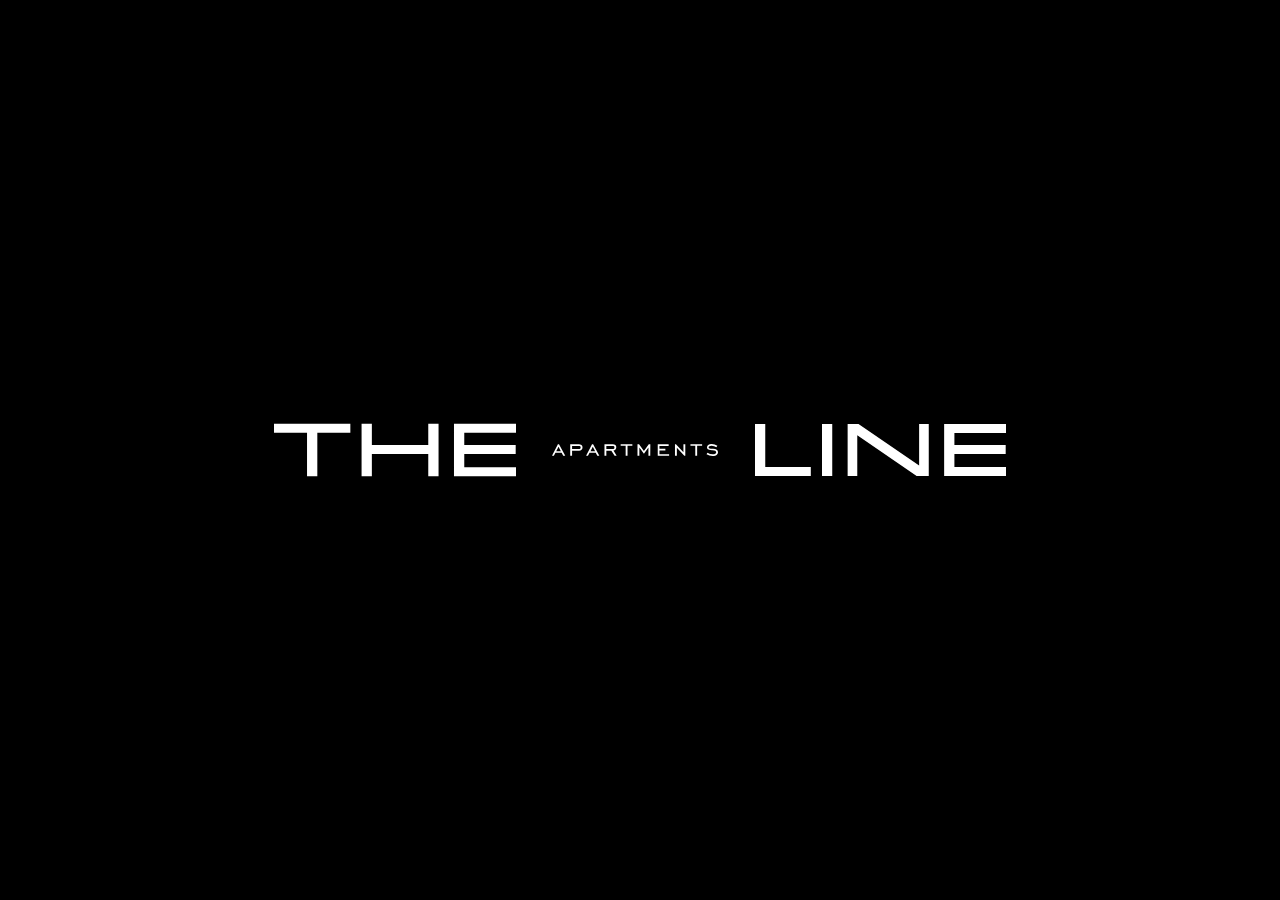
<file: index.html>
<!DOCTYPE html>
<html lang="pl">

<head>
    <meta charset="utf-8">
    <meta name="viewport" content="width=device-width, initial-scale=1.0, shrink-to-fit=no">
    <title>The Line</title>
    <link rel="stylesheet" href="assets/bootstrap/css/bootstrap.min.css">
    <link rel="stylesheet" href="assets/css/Ogg.css">
    <link rel="stylesheet" href="https://fonts.googleapis.com/css?family=Work+Sans:100,100i,200,200i,300,300i,400,400i,500,500i,600,600i,700,700i,800,800i,900,900i&amp;subset=latin-ext">
    <link rel="stylesheet" href="assets/css/bootstrap/bootstrap.compiled.css">
    <link rel="stylesheet" href="assets/css/bootstrap/bootstrap-grid.compiled.css">
    <link rel="stylesheet" href="assets/css/components/components.compiled.css">
    <link rel="stylesheet" href="assets/css/bootstrap/bootstrap-reboot.compiled.css">
    <link rel="stylesheet" href="assets/css/libs/libs.compiled.css">
    <link rel="stylesheet" href="assets/css/overrides/overrides.compiled.css">
    <link rel="stylesheet" href="assets/css/custom.compiled.css">
</head>

<body>
    <div>
        <header>
            <div>
                <div class="d-none d-lg-block fixed-top navbar__desktop">
                    <div class="bg-white p-3" style="min-width: 592px; width: calc(100vw - 66.66vh - 8px); max-width: 100%;"><a class="d-block logo" href="/"><img class="img-fluid" src="assets/img/theline-logo.svg"></a></div>
                </div>
                <div class="bg-white d-lg-none py-4 navbar__mobile fixed-top">
                    <div class="container-fluid px-4">
                        <div class="row justify-content-between align-items-center">
                            <div class="col">
                                <div class="row justify-content-between align-items-center flex-nowrap">
                                    <div class="col-auto"><a class="logo" href="/"><img class="img-fluid d-block" src="assets/img/theline-logo.svg"></a></div>
                                </div>
                            </div>
                        </div>
                    </div>
                </div>
            </div>
        </header>
        <main>
            <div>
                <div class="row no-gutters">
                    <div class="col d-flex" style="width: calc(100vw - 56.25vh); max-width: 100%;">
                        <div class="row no-gutters w-100 content--slider">
                            <div class="col-12 d-flex flex-column justify-content-center align-items-center content--slider--item py-5 py-lg-0" id="przedsprzedaz">
                                <div class="d-flex flex-column justify-content-between px-3 px-lg-4 px-xl-5 w-100">
                                    <div class="d-block mb--25">
                                        <div class="d-flex align-items-center">
                                            <h2 class="text-uppercase text-center text-lg-left d-flex justify-content-center align-items-center h1 mb-0" style="width: 100%;"><span class="d-block" style="line-height: 1;">Luksus wymaga<br>cierpliwości<br></span></h2>
                                        </div>
                                    </div>
                                    <div class="mb--25">
                                        <div class="d-flex justify-content-center justify-content-md-center justify-content-xl2-center">
                                            <p class="d-flex justify-content-center align-items-baseline mb-0 timer--time"><span class="d-flex flex-column justify-content-center align-items-center"><strong class="timer--time--days display-4 font-weight--500">0</strong><span>dni</span></span><span class="d-flex flex-column justify-content-center align-items-center px-2 px-xl-3"><strong class="font--base display-4">:</strong></span><span class="d-flex flex-column justify-content-center align-items-center"><strong class="timer--time--hours display-4 font-weight--500">0</strong><span>godzin</span></span><span class="d-flex flex-column justify-content-center align-items-center px-2 px-xl-3"><strong class="display-4">:</strong></span><span class="d-flex flex-column justify-content-center align-items-center"><strong class="timer--time--minutes display-4 font-weight--500">0</strong><span>minut</span></span><span class="d-flex flex-column justify-content-center align-items-center px-2 px-xl-3"><strong class="display-4">:</strong></span><span class="d-flex flex-column justify-content-center align-items-center"><strong class="timer--time--seconds display-4 font-weight--500">0</strong><span>sekund</span></span></p>
                                        </div>
                                    </div>
                                    <div>
                                        <p style="text-align: center;">Więcej informacji już 16 sierpnia 2021</p>
                                        <div class="d-flex justify-content-center"><a class="btn btn-primary text-uppercase link__kontakt button--scroll" role="button" href="#kontakt"><img class="mr-3 svg" src="assets/img/icon-bell.svg"><span>Powiadom mnie</span></a></div>
                                    </div>
                                </div>
                            </div>
                            <div class="col-12 d-flex d-lg-none flex-column justify-content-center align-items-center" id="film">
                                <div class="ratio ratio-9-16 w-100">
                                    <div class="align-items-end"><video class="w-100" poster="http://theline.cf/assets/img/video.jpg" loop="" autoplay="" muted="">
                                            <source src="http://theline.cf/assets/video/video.mp4" type="video/mp4">
                                        </video></div>
                                </div>
                            </div>
                            <div class="col-12 d-flex flex-column justify-content-center align-items-center content--slider--item py-5 py-lg-0" id="kontakt">
                                <div class="d-flex flex-column justify-content-between px-3 px-lg-4 px-xl-5 w-100">
                                    <div class="d-flex flex-column align-items-center">
                                        <h2 class="text-uppercase text-left h1" style="max-width: 600px; line-height: 1;">Dowiedz&nbsp;się pierwszy</h2>
                                    </div>
                                    <div class="d-flex flex-column align-items-center">
                                        <p class="text-left mb--15 mb-xl-15" style="max-width: 600px; width: 100%;">Uzupełnij formularz i dowiedz się jako pierwszy o naszej inwestycji.<br></p>
                                    </div>
                                    <div>
                                        <div class="row justify-content-center">
                                            <div class="col-xl-10 d-flex justify-content-center">
                                                <form action="#" method="post" data-form="kontakt" data-action="http://theline.com.pl/contact_pl.php" style="max-width: 450px;">
                                                    <div class="form-row">
                                                        <div class="col-12">
                                                            <div class="form-group mb-2">
                                                                <fieldset>
                                                                    <legend>Imię</legend><input class="form-control pt-0 pb-1" type="text" required="" name="name">
                                                                </fieldset>
                                                            </div>
                                                        </div>
                                                        <div class="col-12">
                                                            <div class="form-group mb-2">
                                                                <fieldset>
                                                                    <legend>Nazwisko</legend><input class="form-control pt-0 pb-1" type="text" required="" name="surname">
                                                                </fieldset>
                                                            </div>
                                                        </div>
                                                        <div class="col-12">
                                                            <div class="form-group mb-2">
                                                                <fieldset>
                                                                    <legend>Telefon</legend><input class="form-control pt-0 pb-1" type="tel" required="" name="phone">
                                                                </fieldset>
                                                            </div>
                                                        </div>
                                                        <div class="col-12">
                                                            <div class="form-group mb-2">
                                                                <fieldset>
                                                                    <legend>Adres e-mail</legend><input class="form-control pt-0 pb-1" type="email" required="" name="email">
                                                                </fieldset>
                                                            </div>
                                                        </div>
                                                    </div>
                                                    <div class="form-group">
                                                        <div class="custom-control custom-checkbox"><input class="custom-control-input" type="checkbox" id="formCheck-1" required="" name="acceptance"><label class="custom-control-label" for="formCheck-1"><small class="d-block"><span class="mr-1">Wyrażam zgodę na&nbsp;otrzymywanie treści marketingowych na&nbsp;podany adres e-mail.</span><a href="#" data-toggle="modal" data-target="#privacy__modal" style="font-weight: 600; text-decoration: underline;">Polityka prywatności</a></small></label></div>
                                                    </div>
                                                    <div class="form-group mb-0">
                                                        <div class="d-flex justify-content-center form__area__submit"><button class="btn btn-primary text-uppercase" type="submit"><img class="mr-3" src="assets/img/icon-edit.svg"><span>Wyślij</span></button></div>
                                                        <div class="d-none fom__area__confirmation">
                                                            <p class="text-center mt-3"><strong class="d-block font-weight--600">Zapisaliśmy Twoje dane!</strong><span class="d-block">Oczekuj wiadomości o starcie przedsprzedaży.</span></p>
                                                        </div>
                                                    </div>
                                                </form>
                                            </div>
                                        </div>
                                    </div>
                                </div>
                            </div>
                        </div>
                    </div>
                    <div class="col-auto d-none d-lg-block" id="image">
                        <div class="ratio ratio-2-3" style="height: 100vh; width: 66.67vh;">
                            <div class="align-items-end"><video poster="http://theline.cf/assets/img/video-2-3.jpg" loop="" autoplay="" muted="" style="height: 100vh; width: 66.66vh;">
                                    <source src="http://theline.cf/assets/video/video-2-3.mp4" type="video/mp4">
                                </video></div>
                        </div>
                    </div>
                </div>
            </div>
        </main>
        <footer class="d-flex justify-content-center justify-content-lg-end fixed-bottom">
            <ul class="list-inline d-flex justify-content-center justify-content-lg-end row m-lg-0 mb-0 p-4" style="width: calc(66.67vh); max-width: 100%;">
                <li class="list-inline-item col-auto px-2"><a class="text-body" href="https://www.facebook.com/THE-LINE-Apartments" target="_blank">Facebook</a></li>
                <li class="list-inline-item col-auto px-2"><a class="text-body" href="https://www.instagram.com/theline_apartments/" target="_blank">Instagram</a></li>
            </ul>
        </footer>
    </div>
    <div>
        <div class="logo__overlay navbar--invert">
            <main class="d-flex justify-content-center align-items-center p-3">
                <div class="logo__image__wrapper">
                    <div class="d-flex justify-content-center align-items-center logo__image">
                        <div class="logo__image__the"><img class="img-fluid d-block" src="assets/img/theline-logo-lg-white-the.svg" style="width: 248.26px;height: 54px;"></div>
                        <div class="logo__image__apartments"><img class="d-block" src="assets/img/theline-logo-lg-white-apartments.svg"></div>
                        <div class="logo__image__line"><img class="img-fluid d-block" src="assets/img/theline-logo-lg-white-line.svg"></div>
                    </div>
                </div>
            </main>
        </div>
        <div class="modal fade modal--fullscreen" role="dialog" tabindex="-1" id="privacy__modal">
            <div class="modal-dialog" role="document">
                <div class="modal-content">
                    <div class="modal-body d-flex p-0">
                        <div class="row no-gutters flex-column w-100">
                            <div class="col-auto">
                                <div class="d-flex justify-content-end px-3 pt-3"><button class="btn btn__menu p-0" type="button" data-dismiss="modal"><img src="assets/img/icon-close.svg"></button></div>
                            </div>
                            <div class="col-auto px-3">
                                <div class="container">
                                    <h1 class="text-center h2 mb-5">Polityka prywatności</h1>
                                    <h2 class="h4 font--base">Duis vitae metus ut lorem euismod bibendum</h2>
                                    <p>Lorem ipsum dolor sit amet, consectetur adipiscing elit. Morbi ornare risus lectus. Nunc vitae feugiat mauris, sit amet dignissim nulla. Curabitur interdum iaculis leo, sed vehicula turpis ornare et. Nunc vel ipsum a arcu dapibus tristique. Integer mattis, nunc ut congue vestibulum, magna ex gravida odio, eget facilisis ante risus ut leo. Etiam rhoncus dolor ut pharetra viverra. Nam sagittis, lacus nec luctus tincidunt, tellus arcu rutrum quam, a ultricies neque lacus a odio. Curabitur orci mi, iaculis efficitur magna et, condimentum interdum purus. In vitae pellentesque felis, nec pellentesque urna. Integer efficitur vitae mi mattis imperdiet. Sed at libero eu ex dictum tincidunt. Integer tempor porta purus et mattis.<br></p>
                                    <p>Donec efficitur ut ipsum in semper. Duis vitae metus ut lorem euismod bibendum eget eu lectus. Sed et volutpat massa, quis sagittis orci. Sed posuere at enim placerat congue. Maecenas vulputate dui bibendum malesuada mattis. Vivamus tempus blandit ante ut venenatis. Vestibulum nec urna sed ante dictum sodales. Integer ultrices orci lectus, vitae semper justo pretium non. Sed sollicitudin lorem ac lectus sodales lobortis. Nulla vel tellus id elit luctus mattis. Maecenas sem risus, vulputate feugiat justo et, ultricies condimentum orci. Nulla rutrum in augue sit amet vehicula. Sed consequat neque lorem, a rhoncus arcu ullamcorper quis. Pellentesque dui nibh, facilisis vel condimentum in, ullamcorper non neque.<br></p>
                                    <h2 class="h4 font--base">Duis vitae metus ut lorem euismod bibendum</h2>
                                    <p>Lorem ipsum dolor sit amet, consectetur adipiscing elit. Morbi ornare risus lectus. Nunc vitae feugiat mauris, sit amet dignissim nulla. Curabitur interdum iaculis leo, sed vehicula turpis ornare et. Nunc vel ipsum a arcu dapibus tristique. Integer mattis, nunc ut congue vestibulum, magna ex gravida odio, eget facilisis ante risus ut leo. Etiam rhoncus dolor ut pharetra viverra. Nam sagittis, lacus nec luctus tincidunt, tellus arcu rutrum quam, a ultricies neque lacus a odio. Curabitur orci mi, iaculis efficitur magna et, condimentum interdum purus. In vitae pellentesque felis, nec pellentesque urna. Integer efficitur vitae mi mattis imperdiet. Sed at libero eu ex dictum tincidunt. Integer tempor porta purus et mattis.<br></p>
                                    <p>Donec efficitur ut ipsum in semper. Duis vitae metus ut lorem euismod bibendum eget eu lectus. Sed et volutpat massa, quis sagittis orci. Sed posuere at enim placerat congue. Maecenas vulputate dui bibendum malesuada mattis. Vivamus tempus blandit ante ut venenatis. Vestibulum nec urna sed ante dictum sodales. Integer ultrices orci lectus, vitae semper justo pretium non. Sed sollicitudin lorem ac lectus sodales lobortis. Nulla vel tellus id elit luctus mattis. Maecenas sem risus, vulputate feugiat justo et, ultricies condimentum orci. Nulla rutrum in augue sit amet vehicula. Sed consequat neque lorem, a rhoncus arcu ullamcorper quis. Pellentesque dui nibh, facilisis vel condimentum in, ullamcorper non neque.<br></p>
                                </div>
                            </div>
                        </div>
                    </div>
                </div>
            </div>
        </div>
    </div>
    <script src="assets/js/jquery.min.js"></script>
    <script src="assets/bootstrap/js/bootstrap.min.js"></script>
    <script src="assets/js/components/svg.js"></script>
    <script src="assets/js/components/scroll.js"></script>
    <script src="assets/js/libs/masonry.pkgd.js"></script>
    <script src="assets/js/libs/jquery.fancybox.js"></script>
    <script src="assets/js/libs/flickity.pkgd.min.js"></script>
    <script src="assets/js/libs/jquery.sticky.js"></script>
    <script src="assets/js/triggers/masonry.js"></script>
    <script src="assets/js/triggers/flickity.js"></script>
    <script src="assets/js/triggers/sticky.js"></script>
    <script src="assets/js/components/form.js"></script>
    <script src="assets/js/components/menu.js"></script>
    <script src="assets/js/components/overlay.js"></script>
    <script src="assets/js/components/timer.js"></script>
    <script src="assets/js/triggers/content-slider.js"></script>
</body>

</html>
</file>
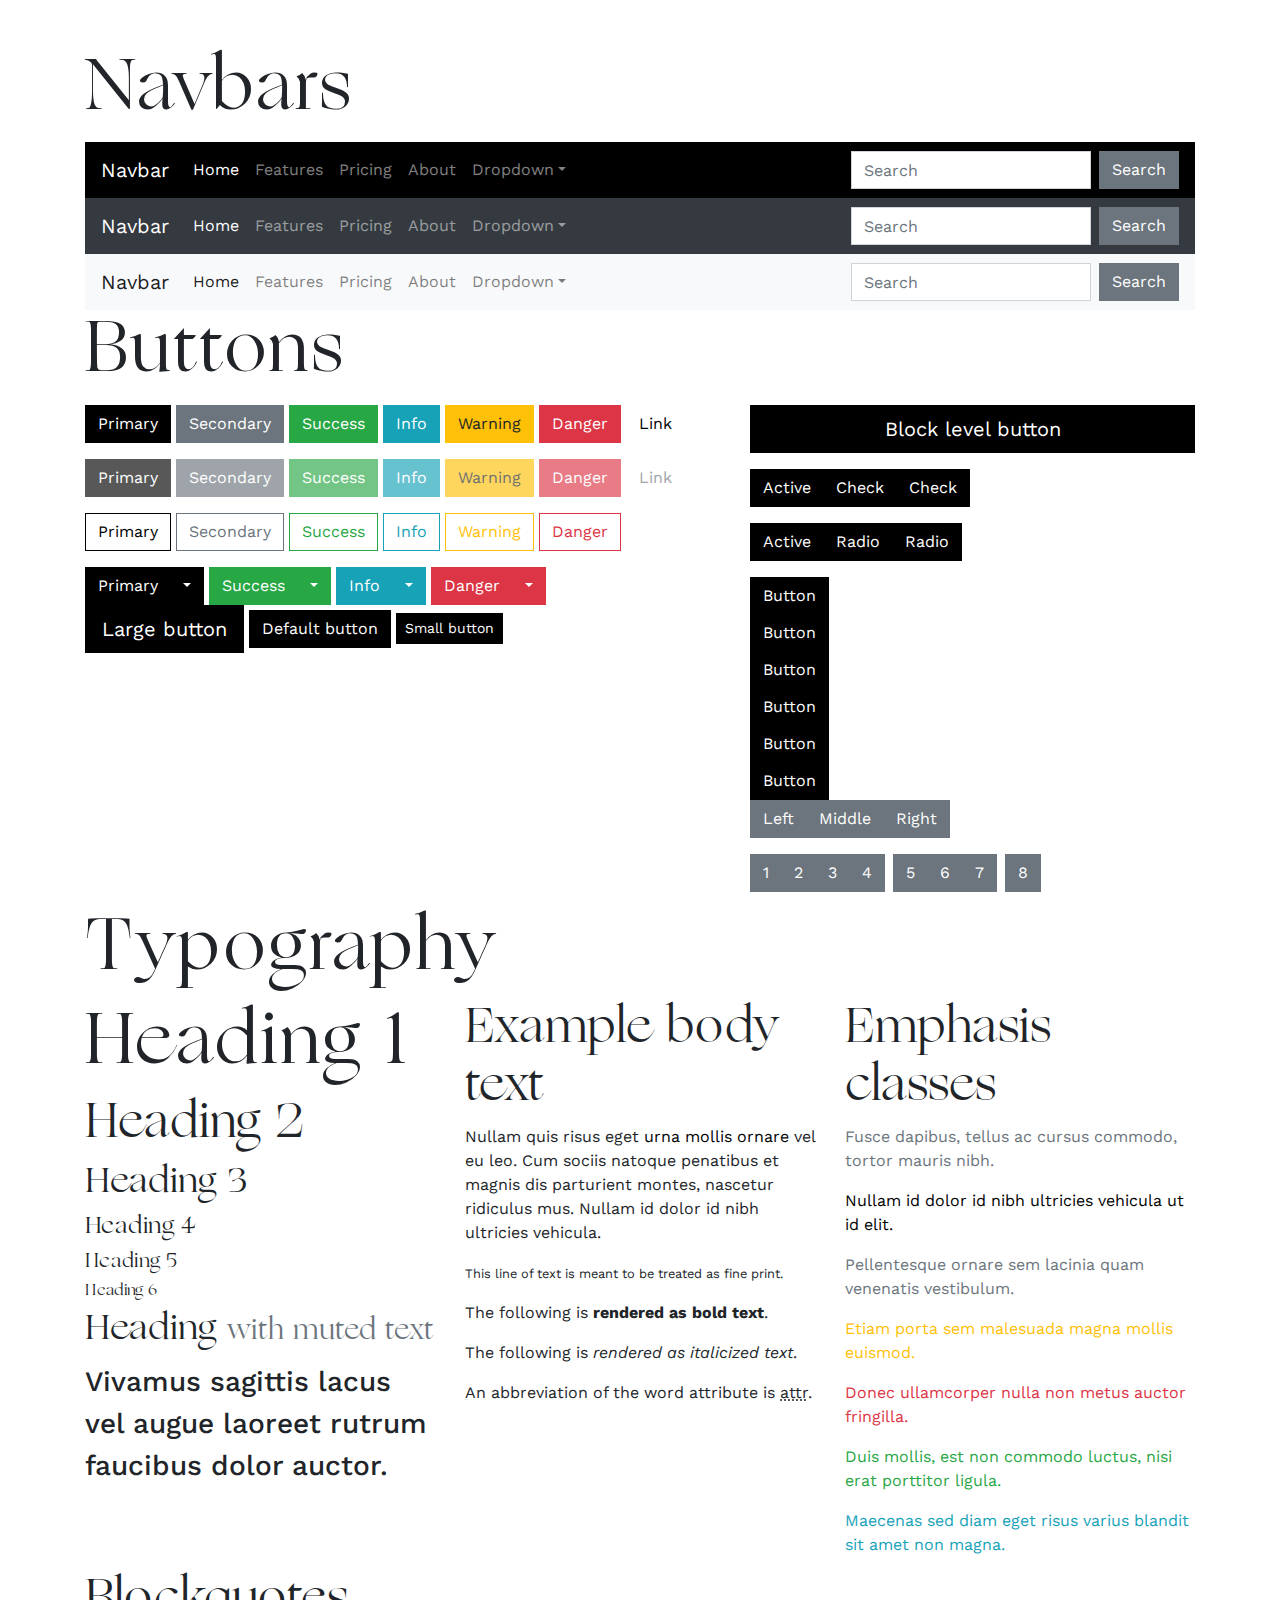
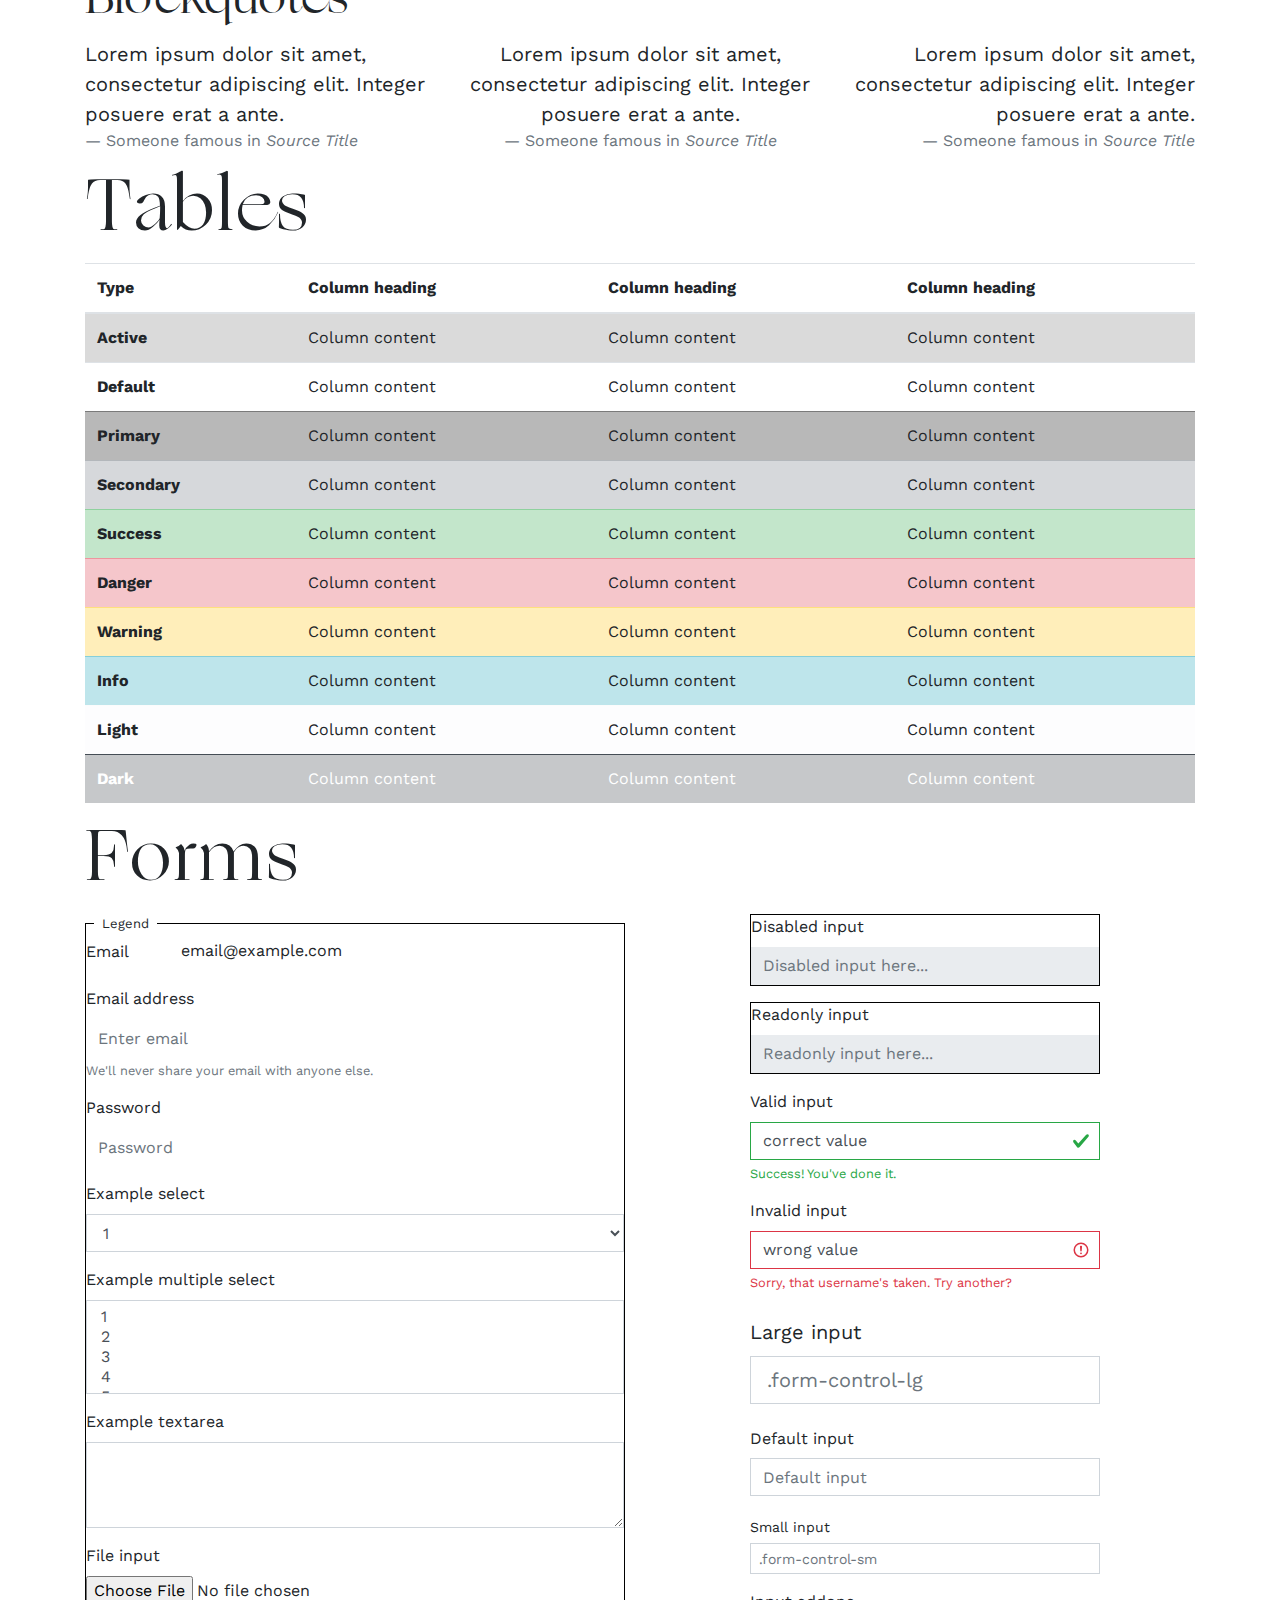
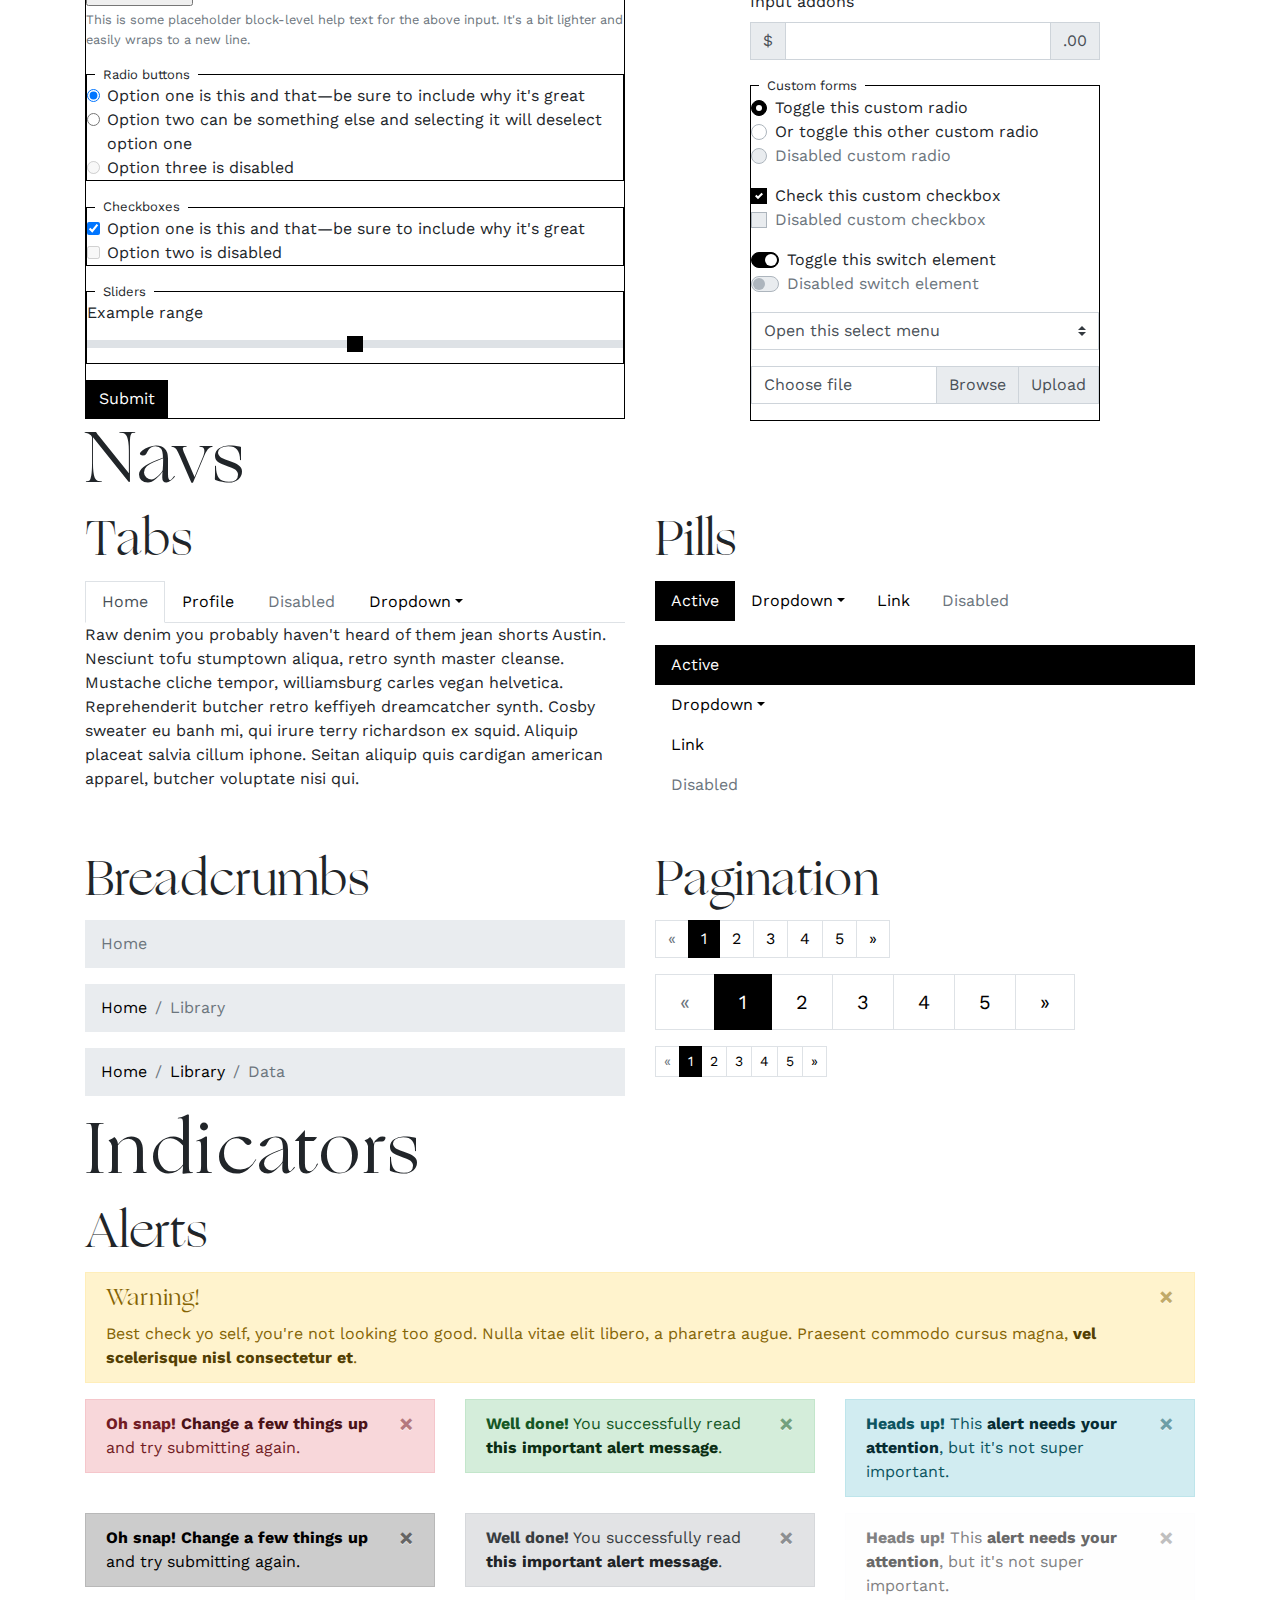
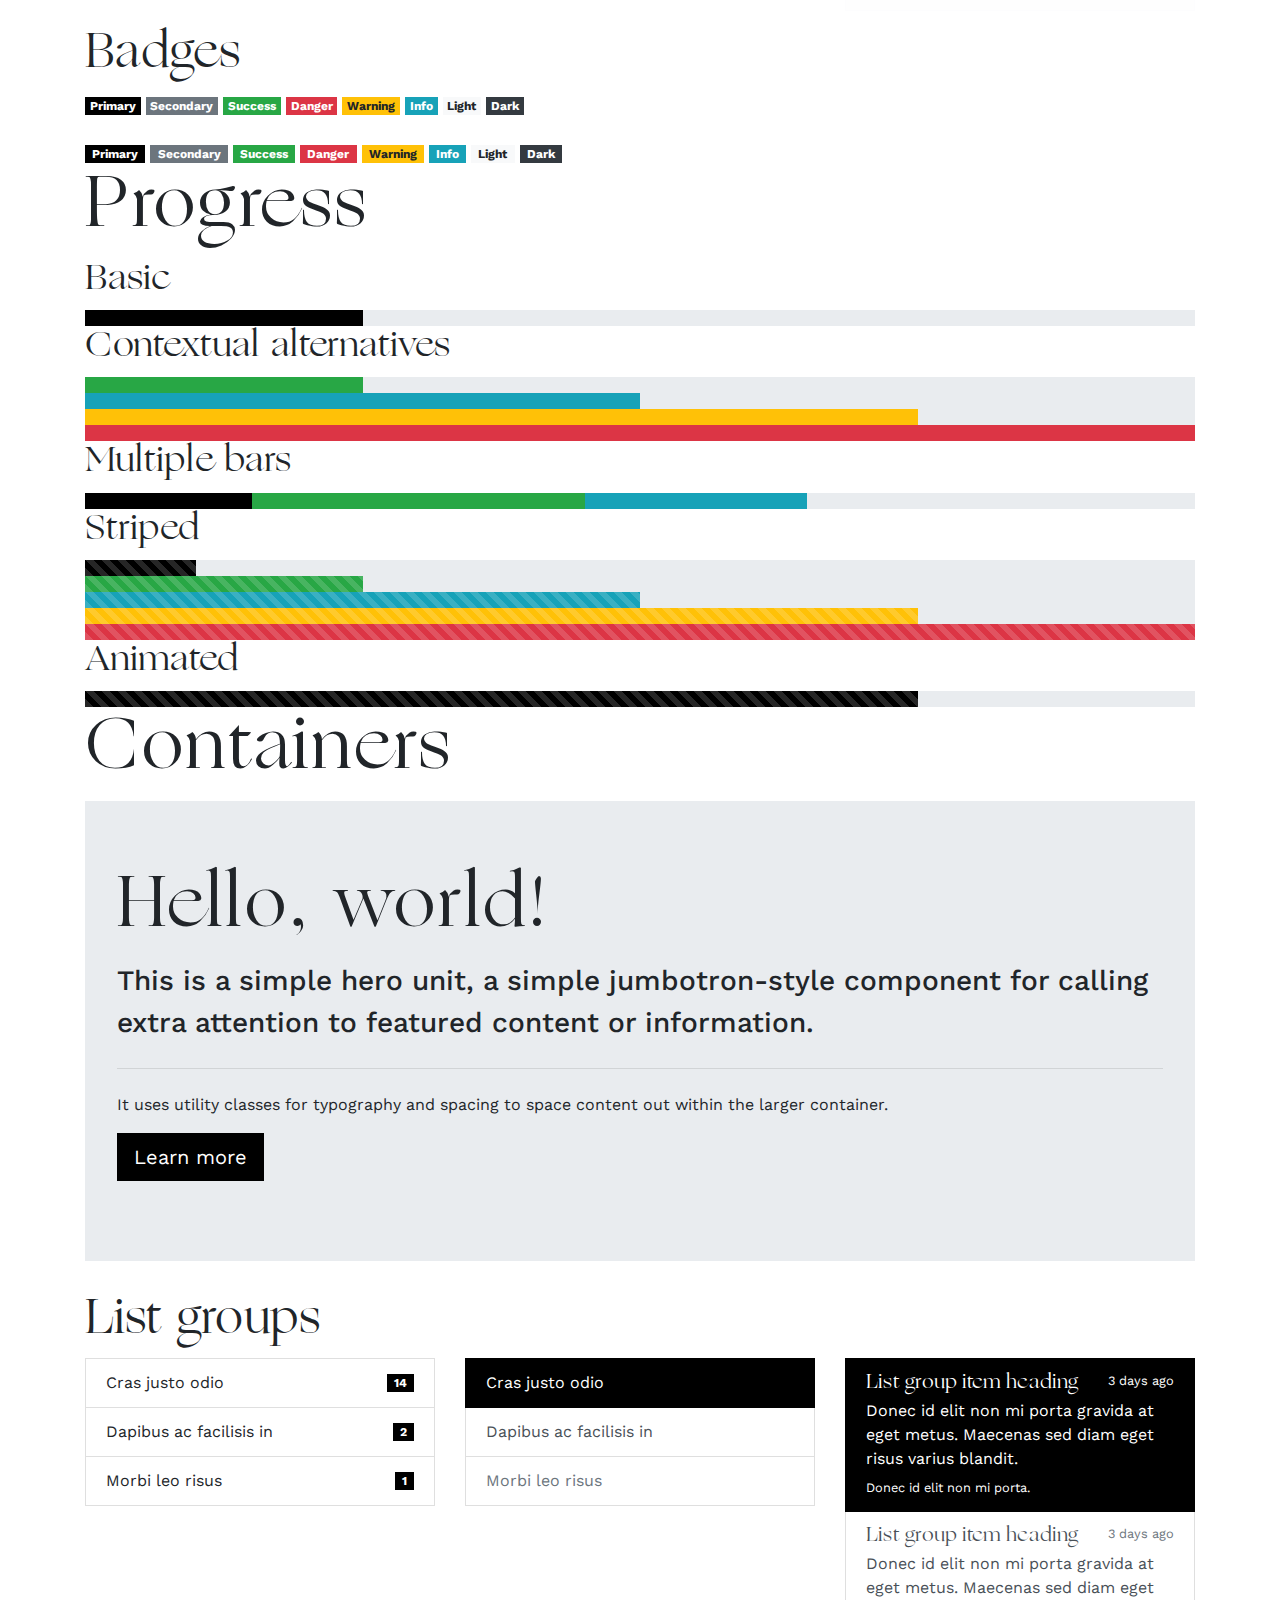
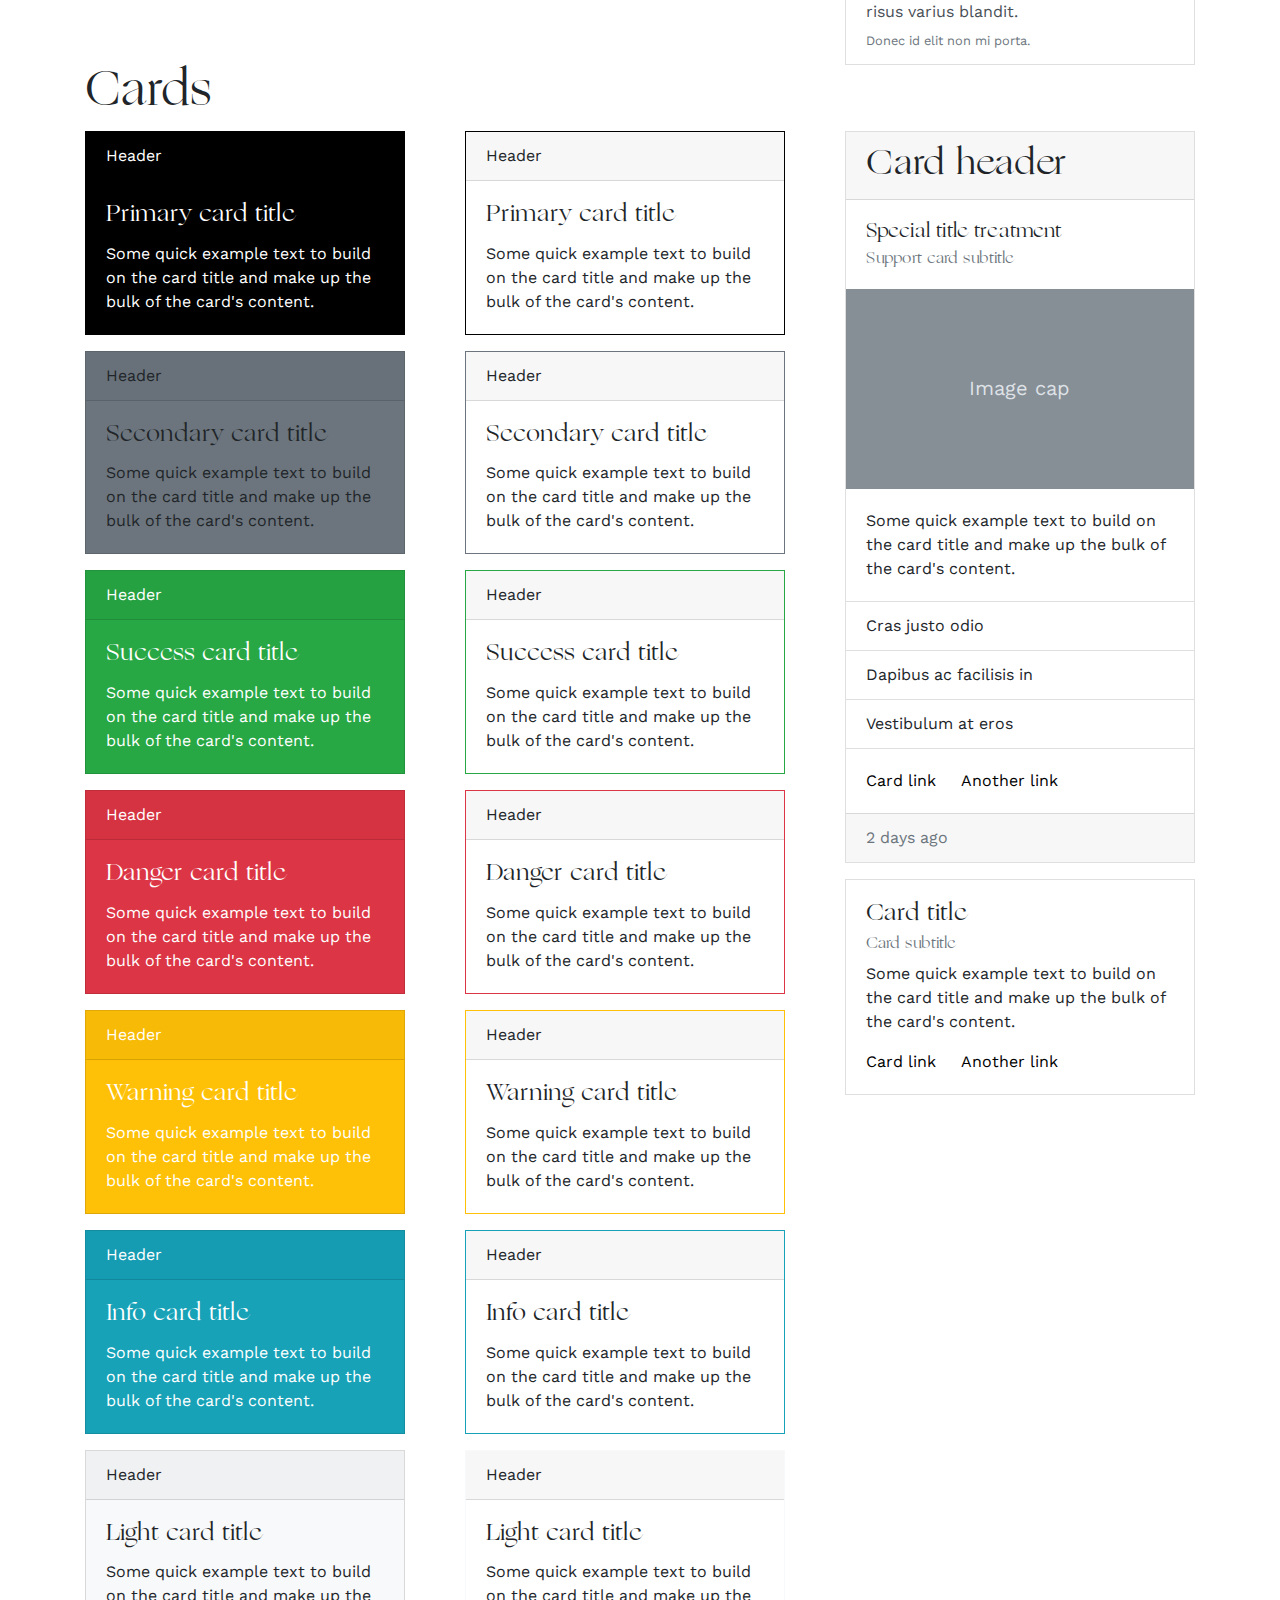
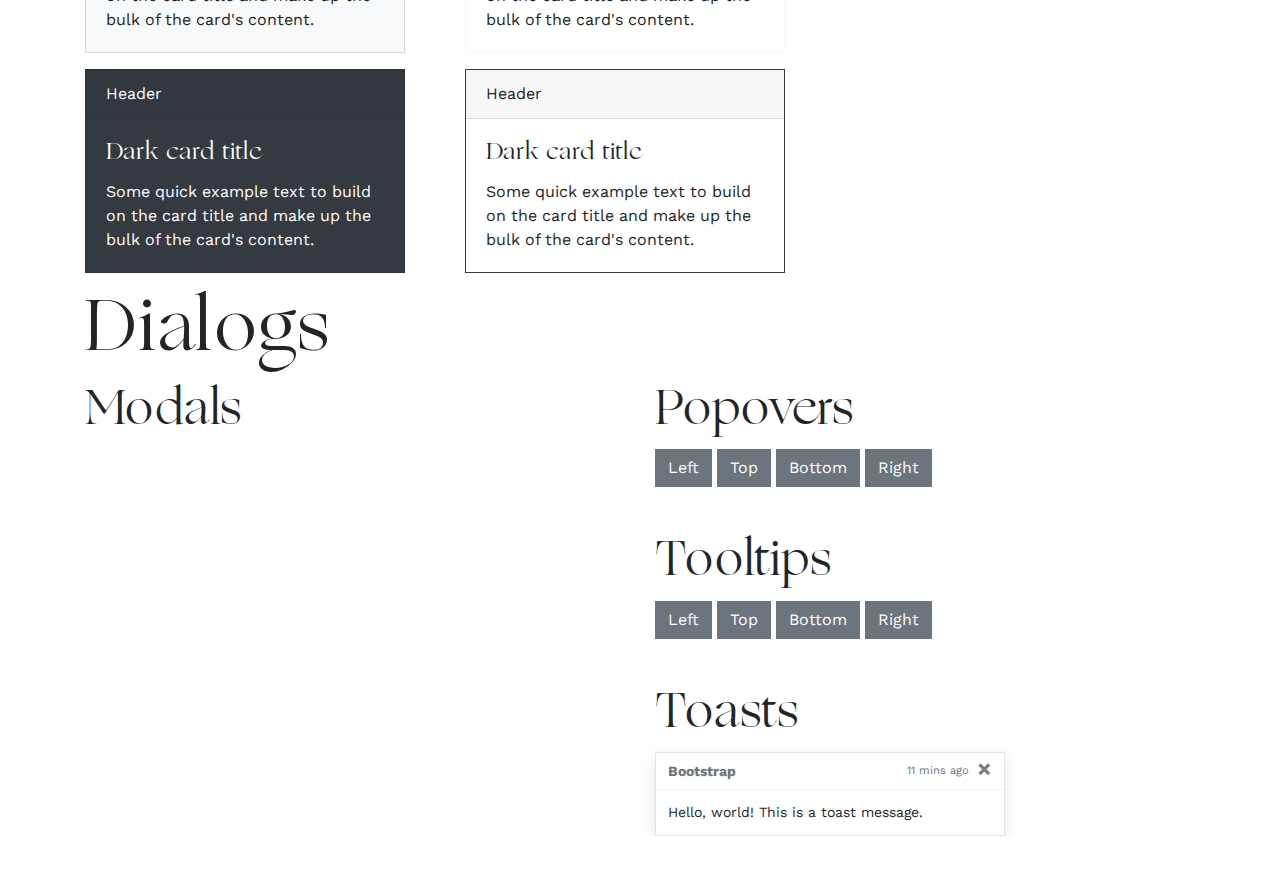
<file: components.html>
<!DOCTYPE html>
<html>

<head>
    <meta charset="utf-8">
    <meta name="viewport" content="width=device-width, initial-scale=1.0, shrink-to-fit=no">
    <title>The Line</title>
    <link rel="stylesheet" href="assets/bootstrap/css/bootstrap.min.css">
    <link rel="stylesheet" href="assets/css/Ogg.css">
    <link rel="stylesheet" href="https://fonts.googleapis.com/css?family=Work+Sans:100,100i,200,200i,300,300i,400,400i,500,500i,600,600i,700,700i,800,800i,900,900i&amp;subset=latin-ext">
    <link rel="stylesheet" href="assets/css/bootstrap/bootstrap.compiled.css">
    <link rel="stylesheet" href="assets/css/bootstrap/bootstrap-grid.compiled.css">
    <link rel="stylesheet" href="assets/css/components/components.compiled.css">
    <link rel="stylesheet" href="assets/css/bootstrap/bootstrap-reboot.compiled.css">
    <link rel="stylesheet" href="assets/css/libs/libs.compiled.css">
    <link rel="stylesheet" href="assets/css/overrides/overrides.compiled.css">
    <link rel="stylesheet" href="assets/css/custom.compiled.css">
</head>

<body class="py-5"><div class="container">

      <!-- Navbar
      ================================================== -->
      <div class="bs-docs-section clearfix">
        <div class="row">
          <div class="col-lg-12">
            <div class="page-header">
              <h1 id="navbars">Navbars</h1>
            </div>

            <div class="bs-component">
              <nav class="navbar navbar-expand-lg navbar-dark bg-primary">
                <a class="navbar-brand" href="#">Navbar</a>
                <button class="navbar-toggler" type="button" data-toggle="collapse" data-target="#navbarColor01" aria-controls="navbarColor01" aria-expanded="false" aria-label="Toggle navigation">
                  <span class="navbar-toggler-icon"></span>
                </button>

                <div class="collapse navbar-collapse" id="navbarColor01">
                  <ul class="navbar-nav mr-auto">
                    <li class="nav-item active">
                      <a class="nav-link" href="#">Home
                        <span class="sr-only">(current)</span>
                      </a>
                    </li>
                    <li class="nav-item">
                      <a class="nav-link" href="#">Features</a>
                    </li>
                    <li class="nav-item">
                      <a class="nav-link" href="#">Pricing</a>
                    </li>
                    <li class="nav-item">
                      <a class="nav-link" href="#">About</a>
                    </li>
                    <li class="nav-item dropdown">
                      <a class="nav-link dropdown-toggle" data-toggle="dropdown" href="#" role="button" aria-haspopup="true" aria-expanded="false">Dropdown</a>
                      <div class="dropdown-menu">
                        <a class="dropdown-item" href="#">Action</a>
                        <a class="dropdown-item" href="#">Another action</a>
                        <a class="dropdown-item" href="#">Something else here</a>
                        <div class="dropdown-divider"></div>
                        <a class="dropdown-item" href="#">Separated link</a>
                      </div>
                    </li>
                  </ul>
                  <form class="form-inline my-2 my-lg-0">
                    <input class="form-control mr-sm-2" type="text" placeholder="Search">
                    <button class="btn btn-secondary my-2 my-sm-0" type="submit">Search</button>
                  </form>
                </div>
              </nav>
            </div>

            <div class="bs-component">
              <nav class="navbar navbar-expand-lg navbar-dark bg-dark">
                <a class="navbar-brand" href="#">Navbar</a>
                <button class="navbar-toggler" type="button" data-toggle="collapse" data-target="#navbarColor02" aria-controls="navbarColor02" aria-expanded="false" aria-label="Toggle navigation">
                  <span class="navbar-toggler-icon"></span>
                </button>

                <div class="collapse navbar-collapse" id="navbarColor02">
                  <ul class="navbar-nav mr-auto">
                    <li class="nav-item active">
                      <a class="nav-link" href="#">Home
                        <span class="sr-only">(current)</span>
                      </a>
                    </li>
                    <li class="nav-item">
                      <a class="nav-link" href="#">Features</a>
                    </li>
                    <li class="nav-item">
                      <a class="nav-link" href="#">Pricing</a>
                    </li>
                    <li class="nav-item">
                      <a class="nav-link" href="#">About</a>
                    </li>
                    <li class="nav-item dropdown">
                      <a class="nav-link dropdown-toggle" data-toggle="dropdown" href="#" role="button" aria-haspopup="true" aria-expanded="false">Dropdown</a>
                      <div class="dropdown-menu">
                        <a class="dropdown-item" href="#">Action</a>
                        <a class="dropdown-item" href="#">Another action</a>
                        <a class="dropdown-item" href="#">Something else here</a>
                        <div class="dropdown-divider"></div>
                        <a class="dropdown-item" href="#">Separated link</a>
                      </div>
                    </li>
                  </ul>
                  <form class="form-inline my-2 my-lg-0">
                    <input class="form-control mr-sm-2" type="text" placeholder="Search">
                    <button class="btn btn-secondary my-2 my-sm-0" type="submit">Search</button>
                  </form>
                </div>
              </nav>
            </div>

            <div class="bs-component">
              <nav class="navbar navbar-expand-lg navbar-light bg-light">
                <a class="navbar-brand" href="#">Navbar</a>
                <button class="navbar-toggler" type="button" data-toggle="collapse" data-target="#navbarColor03" aria-controls="navbarColor03" aria-expanded="false" aria-label="Toggle navigation">
                  <span class="navbar-toggler-icon"></span>
                </button>

                <div class="collapse navbar-collapse" id="navbarColor03">
                  <ul class="navbar-nav mr-auto">
                    <li class="nav-item active">
                      <a class="nav-link" href="#">Home
                        <span class="sr-only">(current)</span>
                      </a>
                    </li>
                    <li class="nav-item">
                      <a class="nav-link" href="#">Features</a>
                    </li>
                    <li class="nav-item">
                      <a class="nav-link" href="#">Pricing</a>
                    </li>
                    <li class="nav-item">
                      <a class="nav-link" href="#">About</a>
                    </li>
                    <li class="nav-item dropdown">
                      <a class="nav-link dropdown-toggle" data-toggle="dropdown" href="#" role="button" aria-haspopup="true" aria-expanded="false">Dropdown</a>
                      <div class="dropdown-menu">
                        <a class="dropdown-item" href="#">Action</a>
                        <a class="dropdown-item" href="#">Another action</a>
                        <a class="dropdown-item" href="#">Something else here</a>
                        <div class="dropdown-divider"></div>
                        <a class="dropdown-item" href="#">Separated link</a>
                      </div>
                    </li>
                  </ul>
                  <form class="form-inline my-2 my-lg-0">
                    <input class="form-control mr-sm-2" type="text" placeholder="Search">
                    <button class="btn btn-secondary my-2 my-sm-0" type="submit">Search</button>
                  </form>
                </div>
              </nav>
            </div>
          </div>
        </div>
      </div>

      <!-- Buttons
      ================================================== -->
      <div class="bs-docs-section">
        <div class="page-header">
          <div class="row">
            <div class="col-lg-12">
              <h1 id="buttons">Buttons</h1>
            </div>
          </div>
        </div>

        <div class="row">
          <div class="col-lg-7">
            <p class="bs-component">
              <button type="button" class="btn btn-primary">Primary</button>
              <button type="button" class="btn btn-secondary">Secondary</button>
              <button type="button" class="btn btn-success">Success</button>
              <button type="button" class="btn btn-info">Info</button>
              <button type="button" class="btn btn-warning">Warning</button>
              <button type="button" class="btn btn-danger">Danger</button>
              <button type="button" class="btn btn-link">Link</button>
            </p>

            <p class="bs-component">
              <button type="button" class="btn btn-primary disabled">Primary</button>
              <button type="button" class="btn btn-secondary disabled">Secondary</button>
              <button type="button" class="btn btn-success disabled">Success</button>
              <button type="button" class="btn btn-info disabled">Info</button>
              <button type="button" class="btn btn-warning disabled">Warning</button>
              <button type="button" class="btn btn-danger disabled">Danger</button>
              <button type="button" class="btn btn-link disabled">Link</button>
            </p>

            <p class="bs-component">
              <button type="button" class="btn btn-outline-primary">Primary</button>
              <button type="button" class="btn btn-outline-secondary">Secondary</button>
              <button type="button" class="btn btn-outline-success">Success</button>
              <button type="button" class="btn btn-outline-info">Info</button>
              <button type="button" class="btn btn-outline-warning">Warning</button>
              <button type="button" class="btn btn-outline-danger">Danger</button>
            </p>

            <div class="bs-component">
              <div class="btn-group" role="group" aria-label="Button group with nested dropdown">
                <button type="button" class="btn btn-primary">Primary</button>
                <div class="btn-group" role="group">
                  <button id="btnGroupDrop1" type="button" class="btn btn-primary dropdown-toggle" data-toggle="dropdown" aria-haspopup="true" aria-expanded="false"></button>
                  <div class="dropdown-menu" aria-labelledby="btnGroupDrop1">
                    <a class="dropdown-item" href="#">Dropdown link</a>
                    <a class="dropdown-item" href="#">Dropdown link</a>
                  </div>
                </div>
              </div>

              <div class="btn-group" role="group" aria-label="Button group with nested dropdown">
                <button type="button" class="btn btn-success">Success</button>
                <div class="btn-group" role="group">
                  <button id="btnGroupDrop2" type="button" class="btn btn-success dropdown-toggle" data-toggle="dropdown" aria-haspopup="true" aria-expanded="false"></button>
                  <div class="dropdown-menu" aria-labelledby="btnGroupDrop2">
                    <a class="dropdown-item" href="#">Dropdown link</a>
                    <a class="dropdown-item" href="#">Dropdown link</a>
                  </div>
                </div>
              </div>

              <div class="btn-group" role="group" aria-label="Button group with nested dropdown">
                <button type="button" class="btn btn-info">Info</button>
                <div class="btn-group" role="group">
                  <button id="btnGroupDrop3" type="button" class="btn btn-info dropdown-toggle" data-toggle="dropdown" aria-haspopup="true" aria-expanded="false"></button>
                  <div class="dropdown-menu" aria-labelledby="btnGroupDrop3">
                    <a class="dropdown-item" href="#">Dropdown link</a>
                    <a class="dropdown-item" href="#">Dropdown link</a>
                  </div>
                </div>
              </div>

              <div class="btn-group" role="group" aria-label="Button group with nested dropdown">
                <button type="button" class="btn btn-danger">Danger</button>
                <div class="btn-group" role="group">
                  <button id="btnGroupDrop4" type="button" class="btn btn-danger dropdown-toggle" data-toggle="dropdown" aria-haspopup="true" aria-expanded="false"></button>
                  <div class="dropdown-menu" aria-labelledby="btnGroupDrop4">
                    <a class="dropdown-item" href="#">Dropdown link</a>
                    <a class="dropdown-item" href="#">Dropdown link</a>
                  </div>
                </div>
              </div>
            </div>

            <div class="bs-component">
              <button type="button" class="btn btn-primary btn-lg">Large button</button>
              <button type="button" class="btn btn-primary">Default button</button>
              <button type="button" class="btn btn-primary btn-sm">Small button</button>
            </div>
          </div>
          <div class="col-lg-5">
            <p class="bs-component">
              <button type="button" class="btn btn-primary btn-lg btn-block">Block level button</button>
            </p>

            <div class="bs-component mb-3">
              <div class="btn-group btn-group-toggle" data-toggle="buttons">
                <label class="btn btn-primary active">
                  <input type="checkbox" checked autocomplete="off"> Active
                </label>
                <label class="btn btn-primary">
                  <input type="checkbox" autocomplete="off"> Check
                </label>
                <label class="btn btn-primary">
                  <input type="checkbox" autocomplete="off"> Check
                </label>
              </div>
            </div>

            <div class="bs-component mb-3">
              <div class="btn-group btn-group-toggle" data-toggle="buttons">
                <label class="btn btn-primary active">
                  <input type="radio" name="options" id="option1" autocomplete="off" checked> Active
                </label>
                <label class="btn btn-primary">
                  <input type="radio" name="options" id="option2" autocomplete="off"> Radio
                </label>
                <label class="btn btn-primary">
                  <input type="radio" name="options" id="option3" autocomplete="off"> Radio
                </label>
              </div>
            </div>

            <div class="bs-component">
              <div class="btn-group-vertical">
                <button type="button" class="btn btn-primary">Button</button>
                <button type="button" class="btn btn-primary">Button</button>
                <button type="button" class="btn btn-primary">Button</button>
                <button type="button" class="btn btn-primary">Button</button>
                <button type="button" class="btn btn-primary">Button</button>
                <button type="button" class="btn btn-primary">Button</button>
              </div>
            </div>

            <div class="bs-component mb-3">
              <div class="btn-group" role="group" aria-label="Basic example">
                <button type="button" class="btn btn-secondary">Left</button>
                <button type="button" class="btn btn-secondary">Middle</button>
                <button type="button" class="btn btn-secondary">Right</button>
              </div>
            </div>

            <div class="bs-component mb-3">
              <div class="btn-toolbar" role="toolbar" aria-label="Toolbar with button groups">
                <div class="btn-group mr-2" role="group" aria-label="First group">
                  <button type="button" class="btn btn-secondary">1</button>
                  <button type="button" class="btn btn-secondary">2</button>
                  <button type="button" class="btn btn-secondary">3</button>
                  <button type="button" class="btn btn-secondary">4</button>
                </div>
                <div class="btn-group mr-2" role="group" aria-label="Second group">
                  <button type="button" class="btn btn-secondary">5</button>
                  <button type="button" class="btn btn-secondary">6</button>
                  <button type="button" class="btn btn-secondary">7</button>
                </div>
                <div class="btn-group" role="group" aria-label="Third group">
                  <button type="button" class="btn btn-secondary">8</button>
                </div>
              </div>
            </div>
          </div>
        </div>
      </div>

      <!-- Typography
      ================================================== -->
      <div class="bs-docs-section">
        <div class="row">
          <div class="col-lg-12">
            <div class="page-header">
              <h1 id="typography">Typography</h1>
            </div>
          </div>
        </div>

        <!-- Headings -->

        <div class="row">
          <div class="col-lg-4">
            <div class="bs-component">
              <h1>Heading 1</h1>
              <h2>Heading 2</h2>
              <h3>Heading 3</h3>
              <h4>Heading 4</h4>
              <h5>Heading 5</h5>
              <h6>Heading 6</h6>
              <h3>
                Heading
                <small class="text-muted">with muted text</small>
              </h3>
              <p class="lead">Vivamus sagittis lacus vel augue laoreet rutrum faucibus dolor auctor.</p>
            </div>
          </div>
          <div class="col-lg-4">
            <div class="bs-component">
              <h2>Example body text</h2>
              <p>Nullam quis risus eget <a href="#">urna mollis ornare</a> vel eu leo. Cum sociis natoque penatibus et magnis dis parturient montes, nascetur ridiculus mus. Nullam id dolor id nibh ultricies vehicula.</p>
              <p><small>This line of text is meant to be treated as fine print.</small></p>
              <p>The following is <strong>rendered as bold text</strong>.</p>
              <p>The following is <em>rendered as italicized text</em>.</p>
              <p>An abbreviation of the word attribute is <abbr title="attribute">attr</abbr>.</p>
            </div>
          </div>
          <div class="col-lg-4">
            <div class="bs-component">
              <h2>Emphasis classes</h2>
              <p class="text-muted">Fusce dapibus, tellus ac cursus commodo, tortor mauris nibh.</p>
              <p class="text-primary">Nullam id dolor id nibh ultricies vehicula ut id elit.</p>
              <p class="text-secondary">Pellentesque ornare sem lacinia quam venenatis vestibulum.</p>
              <p class="text-warning">Etiam porta sem malesuada magna mollis euismod.</p>
              <p class="text-danger">Donec ullamcorper nulla non metus auctor fringilla.</p>
              <p class="text-success">Duis mollis, est non commodo luctus, nisi erat porttitor ligula.</p>
              <p class="text-info">Maecenas sed diam eget risus varius blandit sit amet non magna.</p>
            </div>
          </div>
        </div>

        <!-- Blockquotes -->

        <div class="row">
          <div class="col-lg-12">
            <h2 id="type-blockquotes">Blockquotes</h2>
          </div>
        </div>
        <div class="row">
          <div class="col-lg-4">
            <div class="bs-component">
              <blockquote class="blockquote">
                <p class="mb-0">Lorem ipsum dolor sit amet, consectetur adipiscing elit. Integer posuere erat a ante.</p>
                <footer class="blockquote-footer">Someone famous in <cite title="Source Title">Source Title</cite></footer>
              </blockquote>
            </div>
          </div>
          <div class="col-lg-4">
            <div class="bs-component">
              <blockquote class="blockquote text-center">
                <p class="mb-0">Lorem ipsum dolor sit amet, consectetur adipiscing elit. Integer posuere erat a ante.</p>
                <footer class="blockquote-footer">Someone famous in <cite title="Source Title">Source Title</cite></footer>
              </blockquote>
            </div>
          </div>
          <div class="col-lg-4">
            <div class="bs-component">
              <blockquote class="blockquote text-right">
                <p class="mb-0">Lorem ipsum dolor sit amet, consectetur adipiscing elit. Integer posuere erat a ante.</p>
                <footer class="blockquote-footer">Someone famous in <cite title="Source Title">Source Title</cite></footer>
              </blockquote>
            </div>
          </div>
        </div>
      </div>

      <!-- Tables
      ================================================== -->
      <div class="bs-docs-section">
        <div class="row">
          <div class="col-lg-12">
            <div class="page-header">
              <h1 id="tables">Tables</h1>
            </div>

            <div class="bs-component">
              <table class="table table-hover">
                <thead>
                  <tr>
                    <th scope="col">Type</th>
                    <th scope="col">Column heading</th>
                    <th scope="col">Column heading</th>
                    <th scope="col">Column heading</th>
                  </tr>
                </thead>
                <tbody>
                  <tr class="table-active">
                    <th scope="row">Active</th>
                    <td>Column content</td>
                    <td>Column content</td>
                    <td>Column content</td>
                  </tr>
                  <tr>
                    <th scope="row">Default</th>
                    <td>Column content</td>
                    <td>Column content</td>
                    <td>Column content</td>
                  </tr>
                  <tr class="table-primary">
                    <th scope="row">Primary</th>
                    <td>Column content</td>
                    <td>Column content</td>
                    <td>Column content</td>
                  </tr>
                  <tr class="table-secondary">
                    <th scope="row">Secondary</th>
                    <td>Column content</td>
                    <td>Column content</td>
                    <td>Column content</td>
                  </tr>
                  <tr class="table-success">
                    <th scope="row">Success</th>
                    <td>Column content</td>
                    <td>Column content</td>
                    <td>Column content</td>
                  </tr>
                  <tr class="table-danger">
                    <th scope="row">Danger</th>
                    <td>Column content</td>
                    <td>Column content</td>
                    <td>Column content</td>
                  </tr>
                  <tr class="table-warning">
                    <th scope="row">Warning</th>
                    <td>Column content</td>
                    <td>Column content</td>
                    <td>Column content</td>
                  </tr>
                  <tr class="table-info">
                    <th scope="row">Info</th>
                    <td>Column content</td>
                    <td>Column content</td>
                    <td>Column content</td>
                  </tr>
                  <tr class="table-light">
                    <th scope="row">Light</th>
                    <td>Column content</td>
                    <td>Column content</td>
                    <td>Column content</td>
                  </tr>
                  <tr class="table-dark">
                    <th scope="row">Dark</th>
                    <td>Column content</td>
                    <td>Column content</td>
                    <td>Column content</td>
                  </tr>
                </tbody>
              </table>
            </div><!-- /example -->
          </div>
        </div>
      </div>

      <!-- Forms
      ================================================== -->
      <div class="bs-docs-section">
        <div class="row">
          <div class="col-lg-12">
            <div class="page-header">
              <h1 id="forms">Forms</h1>
            </div>
          </div>
        </div>

        <div class="row">
          <div class="col-lg-6">
            <div class="bs-component">
              <form>
                <fieldset>
                  <legend>Legend</legend>
                  <div class="form-group row">
                    <label for="staticEmail" class="col-sm-2 col-form-label">Email</label>
                    <div class="col-sm-10">
                      <input type="text" readonly class="form-control-plaintext" id="staticEmail" value="email@example.com">
                    </div>
                  </div>
                  <div class="form-group">
                    <label for="exampleInputEmail1">Email address</label>
                    <input type="email" class="form-control" id="exampleInputEmail1" aria-describedby="emailHelp" placeholder="Enter email">
                    <small id="emailHelp" class="form-text text-muted">We'll never share your email with anyone else.</small>
                  </div>
                  <div class="form-group">
                    <label for="exampleInputPassword1">Password</label>
                    <input type="password" class="form-control" id="exampleInputPassword1" placeholder="Password">
                  </div>
                  <div class="form-group">
                    <label for="exampleSelect1">Example select</label>
                    <select class="form-control" id="exampleSelect1">
                      <option>1</option>
                      <option>2</option>
                      <option>3</option>
                      <option>4</option>
                      <option>5</option>
                    </select>
                  </div>
                  <div class="form-group">
                    <label for="exampleSelect2">Example multiple select</label>
                    <select multiple class="form-control" id="exampleSelect2">
                      <option>1</option>
                      <option>2</option>
                      <option>3</option>
                      <option>4</option>
                      <option>5</option>
                    </select>
                  </div>
                  <div class="form-group">
                    <label for="exampleTextarea">Example textarea</label>
                    <textarea class="form-control" id="exampleTextarea" rows="3"></textarea>
                  </div>
                  <div class="form-group">
                    <label for="exampleInputFile">File input</label>
                    <input type="file" class="form-control-file" id="exampleInputFile" aria-describedby="fileHelp">
                    <small id="fileHelp" class="form-text text-muted">This is some placeholder block-level help text for the above input. It's a bit lighter and easily wraps to a new line.</small>
                  </div>
                  <fieldset class="form-group">
                    <legend>Radio buttons</legend>
                    <div class="form-check">
                      <label class="form-check-label">
                        <input type="radio" class="form-check-input" name="optionsRadios" id="optionsRadios1" value="option1" checked>
                        Option one is this and that&mdash;be sure to include why it's great
                      </label>
                    </div>
                    <div class="form-check">
                      <label class="form-check-label">
                        <input type="radio" class="form-check-input" name="optionsRadios" id="optionsRadios2" value="option2">
                        Option two can be something else and selecting it will deselect option one
                      </label>
                    </div>
                    <div class="form-check disabled">
                      <label class="form-check-label">
                        <input type="radio" class="form-check-input" name="optionsRadios" id="optionsRadios3" value="option3" disabled>
                        Option three is disabled
                      </label>
                    </div>
                  </fieldset>
                  <fieldset class="form-group">
                    <legend>Checkboxes</legend>
                    <div class="form-check">
                      <label class="form-check-label">
                        <input class="form-check-input" type="checkbox" value="" checked>
                        Option one is this and that&mdash;be sure to include why it's great
                      </label>
                    </div>
                    <div class="form-check disabled">
                      <label class="form-check-label">
                        <input class="form-check-input" type="checkbox" value="" disabled>
                        Option two is disabled
                      </label>
                    </div>
                  </fieldset>
                  <fieldset class="form-group">
                    <legend>Sliders</legend>
                    <label for="customRange1">Example range</label>
                    <input type="range" class="custom-range" id="customRange1">
                  </fieldset>
                  <button type="submit" class="btn btn-primary">Submit</button>
                </fieldset>
              </form>
            </div>
          </div>
          <div class="col-lg-4 offset-lg-1">
            <form class="bs-component">
              <div class="form-group">
                <fieldset disabled>
                  <label class="control-label" for="disabledInput">Disabled input</label>
                  <input class="form-control" id="disabledInput" type="text" placeholder="Disabled input here..." disabled>
                </fieldset>
              </div>

              <div class="form-group">
                <fieldset>
                  <label class="control-label" for="readOnlyInput">Readonly input</label>
                  <input class="form-control" id="readOnlyInput" type="text" placeholder="Readonly input here..." readonly>
                </fieldset>
              </div>

              <div class="form-group has-success">
                <label class="form-control-label" for="inputValid">Valid input</label>
                <input type="text" value="correct value" class="form-control is-valid" id="inputValid">
                <div class="valid-feedback">Success! You've done it.</div>
              </div>

              <div class="form-group has-danger">
                <label class="form-control-label" for="inputInvalid">Invalid input</label>
                <input type="text" value="wrong value" class="form-control is-invalid" id="inputInvalid">
                <div class="invalid-feedback">Sorry, that username's taken. Try another?</div>
              </div>

              <div class="form-group">
                <label class="col-form-label col-form-label-lg" for="inputLarge">Large input</label>
                <input class="form-control form-control-lg" type="text" placeholder=".form-control-lg" id="inputLarge">
              </div>

              <div class="form-group">
                <label class="col-form-label" for="inputDefault">Default input</label>
                <input type="text" class="form-control" placeholder="Default input" id="inputDefault">
              </div>

              <div class="form-group">
                <label class="col-form-label col-form-label-sm" for="inputSmall">Small input</label>
                <input class="form-control form-control-sm" type="text" placeholder=".form-control-sm" id="inputSmall">
              </div>

              <div class="form-group">
                <label class="control-label">Input addons</label>
                <div class="form-group">
                  <div class="input-group mb-3">
                    <div class="input-group-prepend">
                      <span class="input-group-text">$</span>
                    </div>
                    <input type="text" class="form-control" aria-label="Amount (to the nearest dollar)">
                    <div class="input-group-append">
                      <span class="input-group-text">.00</span>
                    </div>
                  </div>
                </div>
              </div>
            </form>

            <div class="bs-component">
              <fieldset>
                <legend>Custom forms</legend>
                <div class="form-group">
                  <div class="custom-control custom-radio">
                    <input type="radio" id="customRadio1" name="customRadio" class="custom-control-input" checked>
                    <label class="custom-control-label" for="customRadio1">Toggle this custom radio</label>
                  </div>
                  <div class="custom-control custom-radio">
                    <input type="radio" id="customRadio2" name="customRadio" class="custom-control-input">
                    <label class="custom-control-label" for="customRadio2">Or toggle this other custom radio</label>
                  </div>
                  <div class="custom-control custom-radio">
                    <input type="radio" id="customRadio3" name="customRadio" class="custom-control-input" disabled>
                    <label class="custom-control-label" for="customRadio3">Disabled custom radio</label>
                  </div>
                </div>
                <div class="form-group">
                  <div class="custom-control custom-checkbox">
                    <input type="checkbox" class="custom-control-input" id="customCheck1" checked>
                    <label class="custom-control-label" for="customCheck1">Check this custom checkbox</label>
                  </div>
                  <div class="custom-control custom-checkbox">
                    <input type="checkbox" class="custom-control-input" id="customCheck2" disabled>
                    <label class="custom-control-label" for="customCheck2">Disabled custom checkbox</label>
                  </div>
                </div>
                <div class="form-group">
                  <div class="custom-control custom-switch">
                    <input type="checkbox" class="custom-control-input" id="customSwitch1" checked>
                    <label class="custom-control-label" for="customSwitch1">Toggle this switch element</label>
                  </div>
                  <div class="custom-control custom-switch">
                    <input type="checkbox" class="custom-control-input" disabled id="customSwitch2">
                    <label class="custom-control-label" for="customSwitch2">Disabled switch element</label>
                  </div>
                </div>
                <div class="form-group">
                  <select class="custom-select">
                    <option selected>Open this select menu</option>
                    <option value="1">One</option>
                    <option value="2">Two</option>
                    <option value="3">Three</option>
                  </select>
                </div>
                <div class="form-group">
                  <div class="input-group mb-3">
                    <div class="custom-file">
                      <input type="file" class="custom-file-input" id="inputGroupFile02">
                      <label class="custom-file-label" for="inputGroupFile02">Choose file</label>
                    </div>
                    <div class="input-group-append">
                      <span class="input-group-text">Upload</span>
                    </div>
                  </div>
                </div>
              </fieldset>
            </div>
          </div>
        </div>
      </div>

      <!-- Navs
      ================================================== -->
      <div class="bs-docs-section">
        <div class="row">
          <div class="col-lg-12">
            <div class="page-header">
              <h1 id="navs">Navs</h1>
            </div>
          </div>
        </div>

        <div class="row mb-5">
          <div class="col-lg-6">
            <h2 id="nav-tabs">Tabs</h2>
            <div class="bs-component">
              <ul class="nav nav-tabs">
                <li class="nav-item">
                  <a class="nav-link active" data-toggle="tab" href="#home">Home</a>
                </li>
                <li class="nav-item">
                  <a class="nav-link" data-toggle="tab" href="#profile">Profile</a>
                </li>
                <li class="nav-item">
                  <a class="nav-link disabled" href="#">Disabled</a>
                </li>
                <li class="nav-item dropdown">
                  <a class="nav-link dropdown-toggle" data-toggle="dropdown" href="#" role="button" aria-haspopup="true" aria-expanded="false">Dropdown</a>
                  <div class="dropdown-menu">
                    <a class="dropdown-item" href="#">Action</a>
                    <a class="dropdown-item" href="#">Another action</a>
                    <a class="dropdown-item" href="#">Something else here</a>
                    <div class="dropdown-divider"></div>
                    <a class="dropdown-item" href="#">Separated link</a>
                  </div>
                </li>
              </ul>
              <div id="myTabContent" class="tab-content">
                <div class="tab-pane fade show active" id="home">
                  <p>Raw denim you probably haven't heard of them jean shorts Austin. Nesciunt tofu stumptown aliqua, retro synth master cleanse. Mustache cliche tempor, williamsburg carles vegan helvetica. Reprehenderit butcher retro keffiyeh dreamcatcher synth. Cosby sweater eu banh mi, qui irure terry richardson ex squid. Aliquip placeat salvia cillum iphone. Seitan aliquip quis cardigan american apparel, butcher voluptate nisi qui.</p>
                </div>
                <div class="tab-pane fade" id="profile">
                  <p>Food truck fixie locavore, accusamus mcsweeney's marfa nulla single-origin coffee squid. Exercitation +1 labore velit, blog sartorial PBR leggings next level wes anderson artisan four loko farm-to-table craft beer twee. Qui photo booth letterpress, commodo enim craft beer mlkshk aliquip jean shorts ullamco ad vinyl cillum PBR. Homo nostrud organic, assumenda labore aesthetic magna delectus mollit.</p>
                </div>
                <div class="tab-pane fade" id="dropdown1">
                  <p>Etsy mixtape wayfarers, ethical wes anderson tofu before they sold out mcsweeney's organic lomo retro fanny pack lo-fi farm-to-table readymade. Messenger bag gentrify pitchfork tattooed craft beer, iphone skateboard locavore carles etsy salvia banksy hoodie helvetica. DIY synth PBR banksy irony. Leggings gentrify squid 8-bit cred pitchfork.</p>
                </div>
                <div class="tab-pane fade" id="dropdown2">
                  <p>Trust fund seitan letterpress, keytar raw denim keffiyeh etsy art party before they sold out master cleanse gluten-free squid scenester freegan cosby sweater. Fanny pack portland seitan DIY, art party locavore wolf cliche high life echo park Austin. Cred vinyl keffiyeh DIY salvia PBR, banh mi before they sold out farm-to-table VHS viral locavore cosby sweater.</p>
                </div>
              </div>
            </div>
          </div>

          <div class="col-lg-6">
            <h2 id="nav-pills">Pills</h2>
            <div class="bs-component">
              <ul class="nav nav-pills">
                <li class="nav-item">
                  <a class="nav-link active" href="#">Active</a>
                </li>
                <li class="nav-item dropdown">
                  <a class="nav-link dropdown-toggle" data-toggle="dropdown" href="#" role="button" aria-haspopup="true" aria-expanded="false">Dropdown</a>
                  <div class="dropdown-menu">
                    <a class="dropdown-item" href="#">Action</a>
                    <a class="dropdown-item" href="#">Another action</a>
                    <a class="dropdown-item" href="#">Something else here</a>
                    <div class="dropdown-divider"></div>
                    <a class="dropdown-item" href="#">Separated link</a>
                  </div>
                </li>
                <li class="nav-item">
                  <a class="nav-link" href="#">Link</a>
                </li>
                <li class="nav-item">
                  <a class="nav-link disabled" href="#">Disabled</a>
                </li>
              </ul>
            </div>
            <br>
            <div class="bs-component">
              <ul class="nav nav-pills flex-column">
                <li class="nav-item">
                  <a class="nav-link active" href="#">Active</a>
                </li>
                <li class="nav-item dropdown">
                  <a class="nav-link dropdown-toggle" data-toggle="dropdown" href="#" role="button" aria-haspopup="true" aria-expanded="false">Dropdown</a>
                  <div class="dropdown-menu">
                    <a class="dropdown-item" href="#">Action</a>
                    <a class="dropdown-item" href="#">Another action</a>
                    <a class="dropdown-item" href="#">Something else here</a>
                    <div class="dropdown-divider"></div>
                    <a class="dropdown-item" href="#">Separated link</a>
                  </div>
                </li>
                <li class="nav-item">
                  <a class="nav-link" href="#">Link</a>
                </li>
                <li class="nav-item">
                  <a class="nav-link disabled" href="#">Disabled</a>
                </li>
              </ul>
            </div>
          </div>
        </div>

        <div class="row">
          <div class="col-lg-6">
            <h2 id="nav-breadcrumbs">Breadcrumbs</h2>
            <div class="bs-component">
              <ol class="breadcrumb">
                <li class="breadcrumb-item active">Home</li>
              </ol>
              <ol class="breadcrumb">
                <li class="breadcrumb-item"><a href="#">Home</a></li>
                <li class="breadcrumb-item active">Library</li>
              </ol>
              <ol class="breadcrumb">
                <li class="breadcrumb-item"><a href="#">Home</a></li>
                <li class="breadcrumb-item"><a href="#">Library</a></li>
                <li class="breadcrumb-item active">Data</li>
              </ol>
            </div>
          </div>

          <div class="col-lg-6">
            <h2 id="pagination">Pagination</h2>
            <div class="bs-component">
              <div>
                <ul class="pagination">
                  <li class="page-item disabled">
                    <a class="page-link" href="#">&laquo;</a>
                  </li>
                  <li class="page-item active">
                    <a class="page-link" href="#">1</a>
                  </li>
                  <li class="page-item">
                    <a class="page-link" href="#">2</a>
                  </li>
                  <li class="page-item">
                    <a class="page-link" href="#">3</a>
                  </li>
                  <li class="page-item">
                    <a class="page-link" href="#">4</a>
                  </li>
                  <li class="page-item">
                    <a class="page-link" href="#">5</a>
                  </li>
                  <li class="page-item">
                    <a class="page-link" href="#">&raquo;</a>
                  </li>
                </ul>
              </div>

              <div>
                <ul class="pagination pagination-lg">
                  <li class="page-item disabled">
                    <a class="page-link" href="#">&laquo;</a>
                  </li>
                  <li class="page-item active">
                    <a class="page-link" href="#">1</a>
                  </li>
                  <li class="page-item">
                    <a class="page-link" href="#">2</a>
                  </li>
                  <li class="page-item">
                    <a class="page-link" href="#">3</a>
                  </li>
                  <li class="page-item">
                    <a class="page-link" href="#">4</a>
                  </li>
                  <li class="page-item">
                    <a class="page-link" href="#">5</a>
                  </li>
                  <li class="page-item">
                    <a class="page-link" href="#">&raquo;</a>
                  </li>
                </ul>
              </div>

              <div>
                <ul class="pagination pagination-sm">
                  <li class="page-item disabled">
                    <a class="page-link" href="#">&laquo;</a>
                  </li>
                  <li class="page-item active">
                    <a class="page-link" href="#">1</a>
                  </li>
                  <li class="page-item">
                    <a class="page-link" href="#">2</a>
                  </li>
                  <li class="page-item">
                    <a class="page-link" href="#">3</a>
                  </li>
                  <li class="page-item">
                    <a class="page-link" href="#">4</a>
                  </li>
                  <li class="page-item">
                    <a class="page-link" href="#">5</a>
                  </li>
                  <li class="page-item">
                    <a class="page-link" href="#">&raquo;</a>
                  </li>
                </ul>
              </div>
            </div>
          </div>
        </div>
      </div>

      <!-- Indicators
      ================================================== -->
      <div class="bs-docs-section">
        <div class="row">
          <div class="col-lg-12">
            <div class="page-header">
              <h1 id="indicators">Indicators</h1>
            </div>
          </div>
        </div>

        <div class="row">
          <div class="col-lg-12">
            <h2>Alerts</h2>
            <div class="bs-component">
              <div class="alert alert-dismissible alert-warning">
                <button type="button" class="close" data-dismiss="alert">&times;</button>
                <h4 class="alert-heading">Warning!</h4>
                <p class="mb-0">Best check yo self, you're not looking too good. Nulla vitae elit libero, a pharetra augue. Praesent commodo cursus magna, <a href="#" class="alert-link">vel scelerisque nisl consectetur et</a>.</p>
              </div>
            </div>
          </div>
        </div>
        <div class="row">
          <div class="col-lg-4">
            <div class="bs-component">
              <div class="alert alert-dismissible alert-danger">
                <button type="button" class="close" data-dismiss="alert">&times;</button>
                <strong>Oh snap!</strong> <a href="#" class="alert-link">Change a few things up</a> and try submitting again.
              </div>
            </div>
          </div>
          <div class="col-lg-4">
            <div class="bs-component">
              <div class="alert alert-dismissible alert-success">
                <button type="button" class="close" data-dismiss="alert">&times;</button>
                <strong>Well done!</strong> You successfully read <a href="#" class="alert-link">this important alert message</a>.
              </div>
            </div>
          </div>
          <div class="col-lg-4">
            <div class="bs-component">
              <div class="alert alert-dismissible alert-info">
                <button type="button" class="close" data-dismiss="alert">&times;</button>
                <strong>Heads up!</strong> This <a href="#" class="alert-link">alert needs your attention</a>, but it's not super important.
              </div>
            </div>
          </div>
        </div>
        <div class="row">
          <div class="col-lg-4">
            <div class="bs-component">
              <div class="alert alert-dismissible alert-primary">
                <button type="button" class="close" data-dismiss="alert">&times;</button>
                <strong>Oh snap!</strong> <a href="#" class="alert-link">Change a few things up</a> and try submitting again.
              </div>
            </div>
          </div>
          <div class="col-lg-4">
            <div class="bs-component">
              <div class="alert alert-dismissible alert-secondary">
                <button type="button" class="close" data-dismiss="alert">&times;</button>
                <strong>Well done!</strong> You successfully read <a href="#" class="alert-link">this important alert message</a>.
              </div>
            </div>
          </div>
          <div class="col-lg-4">
            <div class="bs-component">
              <div class="alert alert-dismissible alert-light">
                <button type="button" class="close" data-dismiss="alert">&times;</button>
                <strong>Heads up!</strong> This <a href="#" class="alert-link">alert needs your attention</a>, but it's not super important.
              </div>
            </div>
          </div>
        </div>
        <div>
          <h2>Badges</h2>
          <div class="bs-component mb-4">
            <span class="badge badge-primary">Primary</span>
            <span class="badge badge-secondary">Secondary</span>
            <span class="badge badge-success">Success</span>
            <span class="badge badge-danger">Danger</span>
            <span class="badge badge-warning">Warning</span>
            <span class="badge badge-info">Info</span>
            <span class="badge badge-light">Light</span>
            <span class="badge badge-dark">Dark</span>
          </div>
          <div class="bs-component">
            <span class="badge badge-pill badge-primary">Primary</span>
            <span class="badge badge-pill badge-secondary">Secondary</span>
            <span class="badge badge-pill badge-success">Success</span>
            <span class="badge badge-pill badge-danger">Danger</span>
            <span class="badge badge-pill badge-warning">Warning</span>
            <span class="badge badge-pill badge-info">Info</span>
            <span class="badge badge-pill badge-light">Light</span>
            <span class="badge badge-pill badge-dark">Dark</span>
          </div>
        </div>
      </div>

      <!-- Progress
      ================================================== -->
      <div class="bs-docs-section">
        <div class="row">
          <div class="col-lg-12">
            <div class="page-header">
              <h1 id="progress">Progress</h1>
            </div>

            <h3 id="progress-basic">Basic</h3>
            <div class="bs-component">
              <div class="progress">
                <div class="progress-bar" role="progressbar" style="width: 25%;" aria-valuenow="25" aria-valuemin="0" aria-valuemax="100"></div>
              </div>
            </div>

            <h3 id="progress-alternatives">Contextual alternatives</h3>
            <div class="bs-component">
              <div class="progress">
                <div class="progress-bar bg-success" role="progressbar" style="width: 25%;" aria-valuenow="25" aria-valuemin="0" aria-valuemax="100"></div>
              </div>
              <div class="progress">
                <div class="progress-bar bg-info" role="progressbar" style="width: 50%;" aria-valuenow="50" aria-valuemin="0" aria-valuemax="100"></div>
              </div>
              <div class="progress">
                <div class="progress-bar bg-warning" role="progressbar" style="width: 75%;" aria-valuenow="75" aria-valuemin="0" aria-valuemax="100"></div>
              </div>
              <div class="progress">
                <div class="progress-bar bg-danger" role="progressbar" style="width: 100%;" aria-valuenow="100" aria-valuemin="0" aria-valuemax="100"></div>
              </div>
            </div>

            <h3 id="progress-multiple">Multiple bars</h3>
            <div class="bs-component">
              <div class="progress">
                <div class="progress-bar" role="progressbar" style="width: 15%;" aria-valuenow="15" aria-valuemin="0" aria-valuemax="100"></div>
                <div class="progress-bar bg-success" role="progressbar" style="width: 30%;" aria-valuenow="30" aria-valuemin="0" aria-valuemax="100"></div>
                <div class="progress-bar bg-info" role="progressbar" style="width: 20%;" aria-valuenow="20" aria-valuemin="0" aria-valuemax="100"></div>
              </div>
            </div>

            <h3 id="progress-striped">Striped</h3>
            <div class="bs-component">
              <div class="progress">
                <div class="progress-bar progress-bar-striped" role="progressbar" style="width: 10%;" aria-valuenow="10" aria-valuemin="0" aria-valuemax="100"></div>
              </div>
              <div class="progress">
                <div class="progress-bar progress-bar-striped bg-success" role="progressbar" style="width: 25%;" aria-valuenow="25" aria-valuemin="0" aria-valuemax="100"></div>
              </div>
              <div class="progress">
                <div class="progress-bar progress-bar-striped bg-info" role="progressbar" style="width: 50%;" aria-valuenow="50" aria-valuemin="0" aria-valuemax="100"></div>
              </div>
              <div class="progress">
                <div class="progress-bar progress-bar-striped bg-warning" role="progressbar" style="width: 75%;" aria-valuenow="75" aria-valuemin="0" aria-valuemax="100"></div>
              </div>
              <div class="progress">
                <div class="progress-bar progress-bar-striped bg-danger" role="progressbar" style="width: 100%;" aria-valuenow="100" aria-valuemin="0" aria-valuemax="100"></div>
              </div>
            </div>

            <h3 id="progress-animated">Animated</h3>
            <div class="bs-component">
              <div class="progress">
                <div class="progress-bar progress-bar-striped progress-bar-animated" role="progressbar" aria-valuenow="75" aria-valuemin="0" aria-valuemax="100" style="width: 75%;"></div>
              </div>
            </div>
          </div>
        </div>
      </div>

      <!-- Containers
      ================================================== -->
      <div class="bs-docs-section">
        <div class="row">
          <div class="col-lg-12">
            <div class="page-header">
              <h1 id="containers">Containers</h1>
            </div>
            <div class="bs-component">
              <div class="jumbotron">
                <h1 class="display-3">Hello, world!</h1>
                <p class="lead">This is a simple hero unit, a simple jumbotron-style component for calling extra attention to featured content or information.</p>
                <hr class="my-4">
                <p>It uses utility classes for typography and spacing to space content out within the larger container.</p>
                <p class="lead">
                  <a class="btn btn-primary btn-lg" href="#" role="button">Learn more</a>
                </p>
              </div>
            </div>
          </div>
        </div>

        <div class="row">
          <div class="col-lg-12">
            <h2>List groups</h2>
          </div>
        </div>

        <div class="row">
          <div class="col-lg-4">
            <div class="bs-component">
              <ul class="list-group">
                <li class="list-group-item d-flex justify-content-between align-items-center">
                  Cras justo odio
                  <span class="badge badge-primary badge-pill">14</span>
                </li>
                <li class="list-group-item d-flex justify-content-between align-items-center">
                  Dapibus ac facilisis in
                  <span class="badge badge-primary badge-pill">2</span>
                </li>
                <li class="list-group-item d-flex justify-content-between align-items-center">
                  Morbi leo risus
                  <span class="badge badge-primary badge-pill">1</span>
                </li>
              </ul>
            </div>
          </div>
          <div class="col-lg-4">
            <div class="bs-component">
              <div class="list-group">
                <a href="#" class="list-group-item list-group-item-action active">Cras justo odio</a>
                <a href="#" class="list-group-item list-group-item-action">Dapibus ac facilisis in</a>
                <a href="#" class="list-group-item list-group-item-action disabled">Morbi leo risus</a>
              </div>
            </div>
          </div>
          <div class="col-lg-4">
            <div class="bs-component">
              <div class="list-group">
                <a href="#" class="list-group-item list-group-item-action flex-column align-items-start active">
                  <div class="d-flex w-100 justify-content-between">
                    <h5 class="mb-1">List group item heading</h5>
                    <small>3 days ago</small>
                  </div>
                  <p class="mb-1">Donec id elit non mi porta gravida at eget metus. Maecenas sed diam eget risus varius blandit.</p>
                  <small>Donec id elit non mi porta.</small>
                </a>
                <a href="#" class="list-group-item list-group-item-action flex-column align-items-start">
                  <div class="d-flex w-100 justify-content-between">
                    <h5 class="mb-1">List group item heading</h5>
                    <small class="text-muted">3 days ago</small>
                  </div>
                  <p class="mb-1">Donec id elit non mi porta gravida at eget metus. Maecenas sed diam eget risus varius blandit.</p>
                  <small class="text-muted">Donec id elit non mi porta.</small>
                </a>
              </div>
            </div>
          </div>
        </div>

        <div class="row">
          <div class="col-lg-12">
            <h2>Cards</h2>
          </div>
        </div>

        <div class="row">
          <div class="col-lg-4">
            <div class="bs-component">
              <div class="card text-white bg-primary mb-3" style="max-width: 20rem;">
                <div class="card-header">Header</div>
                <div class="card-body">
                  <h4 class="card-title">Primary card title</h4>
                  <p class="card-text">Some quick example text to build on the card title and make up the bulk of the card's content.</p>
                </div>
              </div>
              <div class="card bg-secondary mb-3" style="max-width: 20rem;">
                <div class="card-header">Header</div>
                <div class="card-body">
                  <h4 class="card-title">Secondary card title</h4>
                  <p class="card-text">Some quick example text to build on the card title and make up the bulk of the card's content.</p>
                </div>
              </div>
              <div class="card text-white bg-success mb-3" style="max-width: 20rem;">
                <div class="card-header">Header</div>
                <div class="card-body">
                  <h4 class="card-title">Success card title</h4>
                  <p class="card-text">Some quick example text to build on the card title and make up the bulk of the card's content.</p>
                </div>
              </div>
              <div class="card text-white bg-danger mb-3" style="max-width: 20rem;">
                <div class="card-header">Header</div>
                <div class="card-body">
                  <h4 class="card-title">Danger card title</h4>
                  <p class="card-text">Some quick example text to build on the card title and make up the bulk of the card's content.</p>
                </div>
              </div>
              <div class="card text-white bg-warning mb-3" style="max-width: 20rem;">
                <div class="card-header">Header</div>
                <div class="card-body">
                  <h4 class="card-title">Warning card title</h4>
                  <p class="card-text">Some quick example text to build on the card title and make up the bulk of the card's content.</p>
                </div>
              </div>
              <div class="card text-white bg-info mb-3" style="max-width: 20rem;">
                <div class="card-header">Header</div>
                <div class="card-body">
                  <h4 class="card-title">Info card title</h4>
                  <p class="card-text">Some quick example text to build on the card title and make up the bulk of the card's content.</p>
                </div>
              </div>
              <div class="card bg-light mb-3" style="max-width: 20rem;">
                <div class="card-header">Header</div>
                <div class="card-body">
                  <h4 class="card-title">Light card title</h4>
                  <p class="card-text">Some quick example text to build on the card title and make up the bulk of the card's content.</p>
                </div>
              </div>
              <div class="card text-white bg-dark mb-3" style="max-width: 20rem;">
                <div class="card-header">Header</div>
                <div class="card-body">
                  <h4 class="card-title">Dark card title</h4>
                  <p class="card-text">Some quick example text to build on the card title and make up the bulk of the card's content.</p>
                </div>
              </div>
            </div>
          </div>
          <div class="col-lg-4">
            <div class="bs-component">
              <div class="card border-primary mb-3" style="max-width: 20rem;">
                <div class="card-header">Header</div>
                <div class="card-body">
                  <h4 class="card-title">Primary card title</h4>
                  <p class="card-text">Some quick example text to build on the card title and make up the bulk of the card's content.</p>
                </div>
              </div>
              <div class="card border-secondary mb-3" style="max-width: 20rem;">
                <div class="card-header">Header</div>
                <div class="card-body">
                  <h4 class="card-title">Secondary card title</h4>
                  <p class="card-text">Some quick example text to build on the card title and make up the bulk of the card's content.</p>
                </div>
              </div>
              <div class="card border-success mb-3" style="max-width: 20rem;">
                <div class="card-header">Header</div>
                <div class="card-body">
                  <h4 class="card-title">Success card title</h4>
                  <p class="card-text">Some quick example text to build on the card title and make up the bulk of the card's content.</p>
                </div>
              </div>
              <div class="card border-danger mb-3" style="max-width: 20rem;">
                <div class="card-header">Header</div>
                <div class="card-body">
                  <h4 class="card-title">Danger card title</h4>
                  <p class="card-text">Some quick example text to build on the card title and make up the bulk of the card's content.</p>
                </div>
              </div>
              <div class="card border-warning mb-3" style="max-width: 20rem;">
                <div class="card-header">Header</div>
                <div class="card-body">
                  <h4 class="card-title">Warning card title</h4>
                  <p class="card-text">Some quick example text to build on the card title and make up the bulk of the card's content.</p>
                </div>
              </div>
              <div class="card border-info mb-3" style="max-width: 20rem;">
                <div class="card-header">Header</div>
                <div class="card-body">
                  <h4 class="card-title">Info card title</h4>
                  <p class="card-text">Some quick example text to build on the card title and make up the bulk of the card's content.</p>
                </div>
              </div>
              <div class="card border-light mb-3" style="max-width: 20rem;">
                <div class="card-header">Header</div>
                <div class="card-body">
                  <h4 class="card-title">Light card title</h4>
                  <p class="card-text">Some quick example text to build on the card title and make up the bulk of the card's content.</p>
                </div>
              </div>
              <div class="card border-dark mb-3" style="max-width: 20rem;">
                <div class="card-header">Header</div>
                <div class="card-body">
                  <h4 class="card-title">Dark card title</h4>
                  <p class="card-text">Some quick example text to build on the card title and make up the bulk of the card's content.</p>
                </div>
              </div>
            </div>
          </div>

          <div class="col-lg-4">
            <div class="bs-component">
              <div class="card mb-3">
                <h3 class="card-header">Card header</h3>
                <div class="card-body">
                  <h5 class="card-title">Special title treatment</h5>
                  <h6 class="card-subtitle text-muted">Support card subtitle</h6>
                </div>
                <svg xmlns="http://www.w3.org/2000/svg" class="d-block user-select-none" width="100%" height="200" aria-label="Placeholder: Image cap" focusable="false" role="img" preserveAspectRatio="xMidYMid slice" viewBox="0 0 318 180" style="font-size:1.125rem;text-anchor:middle">
                  <rect width="100%" height="100%" fill="#868e96"></rect>
                  <text x="50%" y="50%" fill="#dee2e6" dy=".3em">Image cap</text>
                </svg>
                <div class="card-body">
                  <p class="card-text">Some quick example text to build on the card title and make up the bulk of the card's content.</p>
                </div>
                <ul class="list-group list-group-flush">
                  <li class="list-group-item">Cras justo odio</li>
                  <li class="list-group-item">Dapibus ac facilisis in</li>
                  <li class="list-group-item">Vestibulum at eros</li>
                </ul>
                <div class="card-body">
                  <a href="#" class="card-link">Card link</a>
                  <a href="#" class="card-link">Another link</a>
                </div>
                <div class="card-footer text-muted">
                  2 days ago
                </div>
              </div>
              <div class="card">
                <div class="card-body">
                  <h4 class="card-title">Card title</h4>
                  <h6 class="card-subtitle mb-2 text-muted">Card subtitle</h6>
                  <p class="card-text">Some quick example text to build on the card title and make up the bulk of the card's content.</p>
                  <a href="#" class="card-link">Card link</a>
                  <a href="#" class="card-link">Another link</a>
                </div>
              </div>
            </div>
          </div>
        </div>
      </div>

      <!-- Dialogs
      ================================================== -->
      <div class="bs-docs-section">
        <div class="row">
          <div class="col-lg-12">
            <div class="page-header">
              <h1 id="dialogs">Dialogs</h1>
            </div>
          </div>
        </div>
        <div class="row">
          <div class="col-lg-6">
            <h2>Modals</h2>
            <div class="bs-component">
              <div class="modal">
                <div class="modal-dialog" role="document">
                  <div class="modal-content">
                    <div class="modal-header">
                      <h5 class="modal-title">Modal title</h5>
                      <button type="button" class="close" data-dismiss="modal" aria-label="Close">
                        <span aria-hidden="true">&times;</span>
                      </button>
                    </div>
                    <div class="modal-body">
                      <p>Modal body text goes here.</p>
                    </div>
                    <div class="modal-footer">
                      <button type="button" class="btn btn-primary">Save changes</button>
                      <button type="button" class="btn btn-secondary" data-dismiss="modal">Close</button>
                    </div>
                  </div>
                </div>
              </div>
            </div>
          </div>
          <div class="col-lg-6">
            <h2>Popovers</h2>
            <div class="bs-component mb-5">
              <button type="button" class="btn btn-secondary" title="Popover Title" data-container="body" data-toggle="popover" data-placement="left" data-content="Vivamus sagittis lacus vel augue laoreet rutrum faucibus.">Left</button>

              <button type="button" class="btn btn-secondary" title="Popover Title" data-container="body" data-toggle="popover" data-placement="top" data-content="Vivamus sagittis lacus vel augue laoreet rutrum faucibus.">Top</button>

              <button type="button" class="btn btn-secondary" title="Popover Title" data-container="body" data-toggle="popover" data-placement="bottom" data-content="Vivamus sagittis lacus vel augue laoreet rutrum faucibus.">Bottom</button>

              <button type="button" class="btn btn-secondary" title="Popover Title" data-container="body" data-toggle="popover" data-placement="right" data-content="Vivamus sagittis lacus vel augue laoreet rutrum faucibus.">Right</button>
            </div>
            <h2>Tooltips</h2>
            <div class="bs-component mb-5">
              <button type="button" class="btn btn-secondary" data-toggle="tooltip" data-placement="left" title="Tooltip on left">Left</button>

              <button type="button" class="btn btn-secondary" data-toggle="tooltip" data-placement="top" title="Tooltip on top">Top</button>

              <button type="button" class="btn btn-secondary" data-toggle="tooltip" data-placement="bottom" title="Tooltip on bottom">Bottom</button>

              <button type="button" class="btn btn-secondary" data-toggle="tooltip" data-placement="right" title="Tooltip on right">Right</button>
            </div>
            <h2>Toasts</h2>
            <div class="bs-component">
              <div class="toast show" role="alert" aria-live="assertive" aria-atomic="true">
                <div class="toast-header">
                  <strong class="mr-auto">Bootstrap</strong>
                  <small>11 mins ago</small>
                  <button type="button" class="ml-2 mb-1 close" data-dismiss="toast" aria-label="Close">
                    <span aria-hidden="true">&times;</span>
                  </button>
                </div>
                <div class="toast-body">
                  Hello, world! This is a toast message.
                </div>
              </div>
            </div>
          </div>
        </div>
      </div>

      <div id="source-modal" class="modal fade" tabindex="-1">
        <div class="modal-dialog modal-lg">
          <div class="modal-content">
            <div class="modal-header">
              <h4 class="modal-title">Source Code</h4>
              <button type="button" class="close" data-dismiss="modal" aria-hidden="true">&times;</button>
            </div>
            <div class="modal-body">
              <pre contenteditable></pre>
            </div>
          </div>
        </div>
      </div>
    </div>
    <script src="assets/js/jquery.min.js"></script>
    <script src="assets/bootstrap/js/bootstrap.min.js"></script>
    <script src="assets/js/components/svg.js"></script>
    <script src="assets/js/components/scroll.js"></script>
    <script src="assets/js/libs/masonry.pkgd.js"></script>
    <script src="assets/js/libs/jquery.fancybox.js"></script>
    <script src="assets/js/libs/flickity.pkgd.min.js"></script>
    <script src="assets/js/libs/jquery.sticky.js"></script>
    <script src="assets/js/triggers/masonry.js"></script>
    <script src="assets/js/triggers/flickity.js"></script>
    <script src="assets/js/triggers/sticky.js"></script>
    <script src="assets/js/components/menu.js"></script>
    <script src="assets/js/components/overlay.js"></script>
    <script src="assets/js/components/timer.js"></script>
    <script src="assets/js/triggers/content-slider.js"></script>
</body>

</html>
</file>
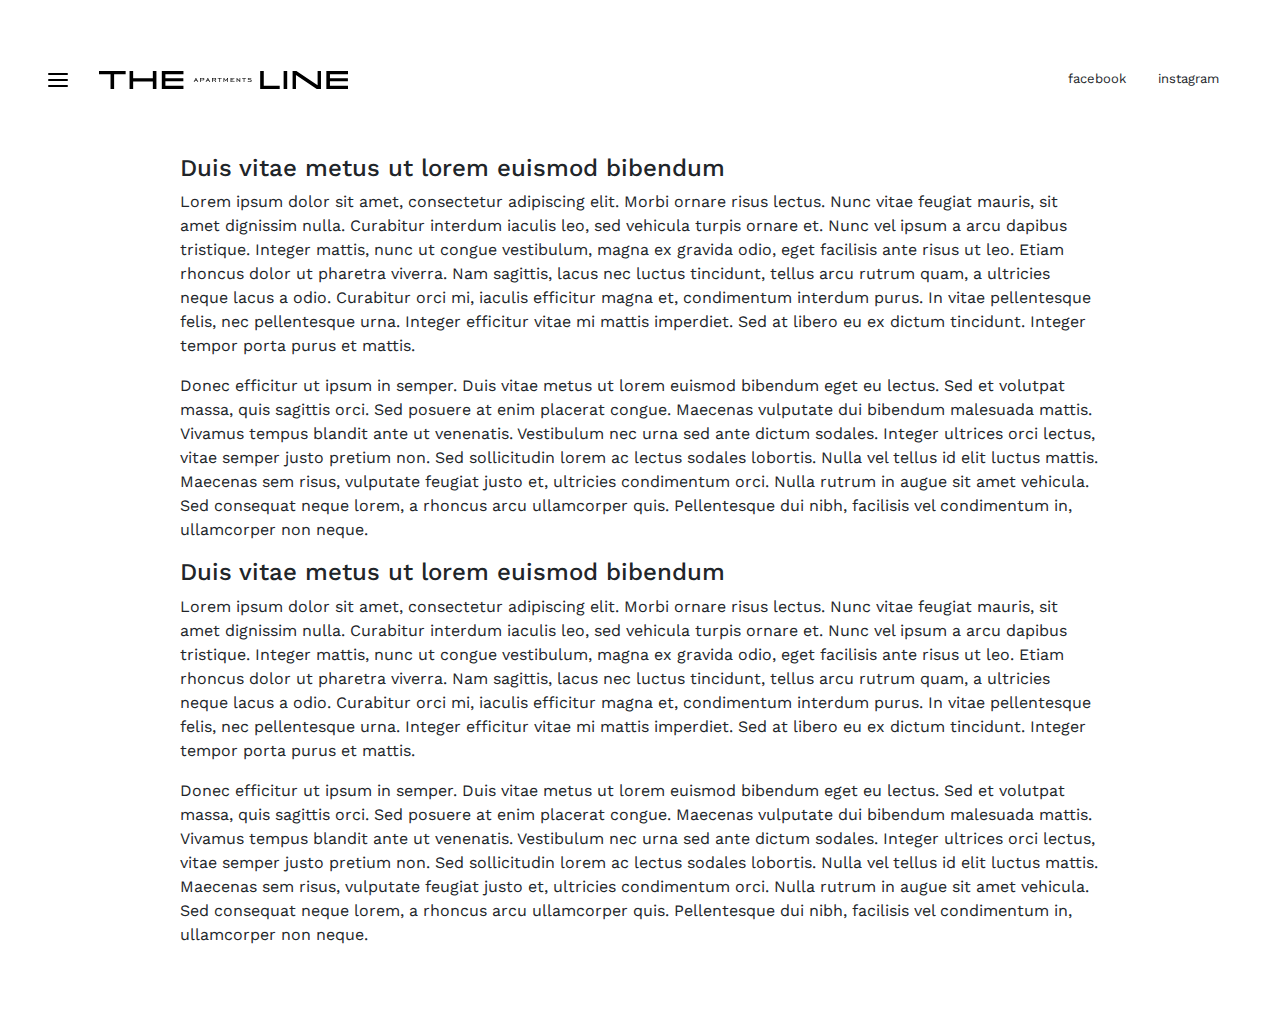
<file: polityka-prywatnosci.html>
<!DOCTYPE html>
<html>

<head>
    <meta charset="utf-8">
    <meta name="viewport" content="width=device-width, initial-scale=1.0, shrink-to-fit=no">
    <title>The Line</title>
    <link rel="stylesheet" href="assets/bootstrap/css/bootstrap.min.css">
    <link rel="stylesheet" href="assets/css/Ogg.css">
    <link rel="stylesheet" href="https://fonts.googleapis.com/css?family=Work+Sans:100,100i,200,200i,300,300i,400,400i,500,500i,600,600i,700,700i,800,800i,900,900i&amp;subset=latin-ext">
    <link rel="stylesheet" href="assets/css/bootstrap/bootstrap.compiled.css">
    <link rel="stylesheet" href="assets/css/bootstrap/bootstrap-grid.compiled.css">
    <link rel="stylesheet" href="assets/css/components/components.compiled.css">
    <link rel="stylesheet" href="assets/css/bootstrap/bootstrap-reboot.compiled.css">
    <link rel="stylesheet" href="assets/css/libs/libs.compiled.css">
    <link rel="stylesheet" href="assets/css/overrides/overrides.compiled.css">
    <link rel="stylesheet" href="assets/css/custom.compiled.css">
</head>

<body>
    <div>
        <header>
            <div>
                <div class="bg-white d-none d-lg-block py-3 fixed-top navbar__desktop">
                    <div class="container-fluid">
                        <div class="row justify-content-between align-items-center flex-nowrap">
                            <div class="col-md-auto">
                                <div class="row justify-content-between align-items-center">
                                    <div class="col-auto"><button class="btn btn__menu p-0" type="button"><img class="icon--menu" src="assets/img/icon-menu.svg"><img class="icon--close" src="assets/img/icon-close.svg"></button></div>
                                    <div class="col-auto px-0">
                                        <ul class="nav text-uppercase flex-nowrap nav__menu collapsed">
                                            <li class="nav-item"><a class="nav-link text-body link__inwestycja px-2" href="#">Inwestycja</a></li>
                                            <li class="nav-item"><a class="nav-link text-body px-2 link__przedsprzedaz" href="#">Przedsprzedaż</a></li>
                                            <li class="nav-item"><a class="nav-link text-body px-2 link__apartamenty" href="#">Apartamenty</a></li>
                                            <li class="nav-item"><a class="nav-link text-body px-2 link__kontakt" href="#">Kontakt</a></li>
                                        </ul>
                                    </div>
                                    <div class="col-auto"><a class="d-block logo" href="/"><img class="img-fluid" src="assets/img/theline-logo.svg"></a></div>
                                </div>
                            </div>
                            <div class="col-auto">
                                <ul class="nav text-lowercase">
                                    <li class="nav-item"><a class="nav-link text-body" href="https://www.facebook.com/THE-LINE-Apartments" target="_blank">Facebook</a></li>
                                    <li class="nav-item"><a class="nav-link text-body" href="https://www.instagram.com/theline_apartments/" target="_blank">Instagram</a></li>
                                </ul>
                            </div>
                        </div>
                    </div>
                </div>
                <div class="bg-white d-lg-none py-3 navbar__mobile fixed-top">
                    <div class="container-fluid">
                        <div class="row justify-content-between align-items-center">
                            <div class="col">
                                <div class="row justify-content-between align-items-center flex-nowrap">
                                    <div class="col-auto"><a class="logo" href="/"><img class="img-fluid d-block" src="assets/img/theline-logo.svg"></a></div>
                                    <div class="col-auto"><button class="btn btn__menu p-0" type="button" data-toggle="modal" data-target="#menu__modal"><img src="assets/img/icon-menu.svg"></button></div>
                                </div>
                            </div>
                        </div>
                    </div>
                </div>
            </div>
        </header>
        <main class="py-5">
            <div class="container">
                <div class="row justify-content-center">
                    <div class="col-xl-10">
                        <h1 class="text-center h2 mb-5">Polityka prywatności</h1>
                        <h2 class="h4 font--base">Duis vitae metus ut lorem euismod bibendum</h2>
                        <p>Lorem ipsum dolor sit amet, consectetur adipiscing elit. Morbi ornare risus lectus. Nunc vitae feugiat mauris, sit amet dignissim nulla. Curabitur interdum iaculis leo, sed vehicula turpis ornare et. Nunc vel ipsum a arcu dapibus
                            tristique. Integer mattis, nunc ut congue vestibulum, magna ex gravida odio, eget facilisis ante risus ut leo. Etiam rhoncus dolor ut pharetra viverra. Nam sagittis, lacus nec luctus tincidunt, tellus arcu rutrum quam, a ultricies
                            neque lacus a odio. Curabitur orci mi, iaculis efficitur magna et, condimentum interdum purus. In vitae pellentesque felis, nec pellentesque urna. Integer efficitur vitae mi mattis imperdiet. Sed at libero eu ex dictum tincidunt.
                            Integer tempor porta purus et mattis.<br></p>
                        <p>Donec efficitur ut ipsum in semper. Duis vitae metus ut lorem euismod bibendum eget eu lectus. Sed et volutpat massa, quis sagittis orci. Sed posuere at enim placerat congue. Maecenas vulputate dui bibendum malesuada mattis. Vivamus
                            tempus blandit ante ut venenatis. Vestibulum nec urna sed ante dictum sodales. Integer ultrices orci lectus, vitae semper justo pretium non. Sed sollicitudin lorem ac lectus sodales lobortis. Nulla vel tellus id elit luctus
                            mattis. Maecenas sem risus, vulputate feugiat justo et, ultricies condimentum orci. Nulla rutrum in augue sit amet vehicula. Sed consequat neque lorem, a rhoncus arcu ullamcorper quis. Pellentesque dui nibh, facilisis vel condimentum
                            in, ullamcorper non neque.<br></p>
                        <h2 class="h4 font--base">Duis vitae metus ut lorem euismod bibendum</h2>
                        <p>Lorem ipsum dolor sit amet, consectetur adipiscing elit. Morbi ornare risus lectus. Nunc vitae feugiat mauris, sit amet dignissim nulla. Curabitur interdum iaculis leo, sed vehicula turpis ornare et. Nunc vel ipsum a arcu dapibus
                            tristique. Integer mattis, nunc ut congue vestibulum, magna ex gravida odio, eget facilisis ante risus ut leo. Etiam rhoncus dolor ut pharetra viverra. Nam sagittis, lacus nec luctus tincidunt, tellus arcu rutrum quam, a ultricies
                            neque lacus a odio. Curabitur orci mi, iaculis efficitur magna et, condimentum interdum purus. In vitae pellentesque felis, nec pellentesque urna. Integer efficitur vitae mi mattis imperdiet. Sed at libero eu ex dictum tincidunt.
                            Integer tempor porta purus et mattis.<br></p>
                        <p>Donec efficitur ut ipsum in semper. Duis vitae metus ut lorem euismod bibendum eget eu lectus. Sed et volutpat massa, quis sagittis orci. Sed posuere at enim placerat congue. Maecenas vulputate dui bibendum malesuada mattis. Vivamus
                            tempus blandit ante ut venenatis. Vestibulum nec urna sed ante dictum sodales. Integer ultrices orci lectus, vitae semper justo pretium non. Sed sollicitudin lorem ac lectus sodales lobortis. Nulla vel tellus id elit luctus
                            mattis. Maecenas sem risus, vulputate feugiat justo et, ultricies condimentum orci. Nulla rutrum in augue sit amet vehicula. Sed consequat neque lorem, a rhoncus arcu ullamcorper quis. Pellentesque dui nibh, facilisis vel condimentum
                            in, ullamcorper non neque.<br></p>
                    </div>
                </div>
            </div>
        </main>
        <footer></footer>
    </div>
    <script src="assets/js/jquery.min.js"></script>
    <script src="assets/bootstrap/js/bootstrap.min.js"></script>
    <script src="assets/js/components/svg.js"></script>
    <script src="assets/js/components/scroll.js"></script>
    <script src="assets/js/libs/masonry.pkgd.js"></script>
    <script src="assets/js/libs/jquery.fancybox.js"></script>
    <script src="assets/js/libs/flickity.pkgd.min.js"></script>
    <script src="assets/js/libs/jquery.sticky.js"></script>
    <script src="assets/js/triggers/masonry.js"></script>
    <script src="assets/js/triggers/flickity.js"></script>
    <script src="assets/js/triggers/sticky.js"></script>
    <script src="assets/js/components/menu.js"></script>
    <script src="assets/js/components/overlay.js"></script>
    <script src="assets/js/components/timer.js"></script>
    <script src="assets/js/triggers/content-slider.js"></script>
</body>

</html>
</file>
<file: assets/css/Ogg.css>
@font-face {
	font-family: 'Ogg';
	src: url(../../assets/fonts/Ogg-Roman.woff2) format('woff2'),
	url(../../assets/fonts/Ogg-Roman.woff) format('woff');
	font-weight: normal;
	font-style: normal;
}
</file>
<file: assets/css/components/components.compiled.css>
.ratio {
  display: block;
  position: relative;
  width: 100%;
  overflow: hidden;
}
.ratio:after {
  content: "";
  display: block;
  padding-bottom: 100%;
}
.ratio > * {
  position: absolute;
  width: 100%;
  height: 100%;
  display: flex;
  justify-content: center;
  align-items: center;
}
.ratio > * > img,
.ratio > * > * .svg,
.ratio > * > * iframe,
.ratio > * > * video {
  position: absolute;
  width: 100%;
  height: 100%;
  left: 0;
  top: 0;
  object-fit: cover;
}
.ratio.ratio-5-1:after {
  padding-bottom: calc(100% * 1 / 5);
}
.ratio.ratio-3-1:after {
  padding-bottom: calc(100% * 1 / 3);
}
.ratio.ratio-5-2:after {
  padding-bottom: calc(100% * 2 / 5);
}
.ratio.ratio-2-1:after {
  padding-bottom: calc(100% * 1 / 2);
}
.ratio.ratio-16-9:after {
  padding-bottom: calc(100% * 9 / 16);
}
.ratio.ratio-3-2:after {
  padding-bottom: calc(100% * 2 / 3);
}
.ratio.ratio-4-3:after {
  padding-bottom: calc(100% * 3 / 4);
}
.ratio.ratio-5-4:after {
  padding-bottom: calc(100% * 4 / 5);
}
.ratio.ratio-1-1:after {
  padding-bottom: calc(100% * 1 / 1);
}
.ratio.ratio-4-5:after {
  padding-bottom: calc(100% * 5 / 4);
}
.ratio.ratio-3-4:after {
  padding-bottom: calc(100% * 4 / 3);
}
.ratio.ratio-2-3:after {
  padding-bottom: calc(100% * 3 / 2);
}
.ratio.ratio-9-16:after {
  padding-bottom: calc(100% * 16 / 9);
}
.ratio.ratio-1-2:after {
  padding-bottom: calc(100% * 2 / 1);
}

@media screen and (min-width: 576px) {
  .ratio-sm {
    display: block;
    position: relative;
    width: 100%;
    overflow: hidden;
  }
  .ratio-sm:after {
    content: "";
    display: block;
    padding-bottom: 100%;
  }
  .ratio-sm > * {
    position: absolute;
    width: 100%;
    height: 100%;
    display: flex;
    justify-content: center;
    align-items: center;
  }
  .ratio-sm > * > img,
.ratio-sm > * > * .svg,
.ratio-sm > * > * iframe,
.ratio-sm > * > * video {
    position: absolute;
    width: 100%;
    height: 100%;
    left: 0;
    top: 0;
    object-fit: cover;
  }

  .ratio.ratio-sm-5-1:after,
.ratio-sm.ratio-sm-5-1:after {
    padding-bottom: calc(100% * 1 / 5);
  }
  .ratio.ratio-sm-3-1:after,
.ratio-sm.ratio-sm-3-1:after {
    padding-bottom: calc(100% * 1 / 3);
  }
  .ratio.ratio-sm-5-2:after,
.ratio-sm.ratio-sm-5-2:after {
    padding-bottom: calc(100% * 2 / 5);
  }
  .ratio.ratio-sm-2-1:after,
.ratio-sm.ratio-sm-2-1:after {
    padding-bottom: calc(100% * 1 / 2);
  }
  .ratio.ratio-sm-16-9:after,
.ratio-sm.ratio-sm-16-9:after {
    padding-bottom: calc(100% * 9 / 16);
  }
  .ratio.ratio-sm-3-2:after,
.ratio-sm.ratio-sm-3-2:after {
    padding-bottom: calc(100% * 2 / 3);
  }
  .ratio.ratio-sm-4-3:after,
.ratio-sm.ratio-sm-4-3:after {
    padding-bottom: calc(100% * 3 / 4);
  }
  .ratio.ratio-sm-5-4:after,
.ratio-sm.ratio-sm-5-4:after {
    padding-bottom: calc(100% * 4 / 5);
  }
  .ratio.ratio-sm-1-1:after,
.ratio-sm.ratio-sm-1-1:after {
    padding-bottom: calc(100% * 1 / 1);
  }
  .ratio.ratio-sm-4-5:after,
.ratio-sm.ratio-sm-4-5:after {
    padding-bottom: calc(100% * 5 / 4);
  }
  .ratio.ratio-sm-3-4:after,
.ratio-sm.ratio-sm-3-4:after {
    padding-bottom: calc(100% * 4 / 3);
  }
  .ratio.ratio-sm-2-3:after,
.ratio-sm.ratio-sm-2-3:after {
    padding-bottom: calc(100% * 3 / 2);
  }
  .ratio.ratio-sm-9-16:after,
.ratio-sm.ratio-sm-9-16:after {
    padding-bottom: calc(100% * 16 / 9);
  }
  .ratio.ratio-sm-1-2:after,
.ratio-sm.ratio-sm-1-2:after {
    padding-bottom: calc(100% * 2 / 1);
  }
}
@media (min-width: 768px) {
  .ratio-md {
    display: block;
    position: relative;
    width: 100%;
    overflow: hidden;
  }
  .ratio-md:after {
    content: "";
    display: block;
    padding-bottom: 100%;
  }
  .ratio-md > * {
    position: absolute;
    width: 100%;
    height: 100%;
    display: flex;
    justify-content: center;
    align-items: center;
  }
  .ratio-md > * > img,
.ratio-md > * > * .svg,
.ratio-md > * > * iframe,
.ratio-md > * > * video {
    position: absolute;
    width: 100%;
    height: 100%;
    left: 0;
    top: 0;
    object-fit: cover;
  }

  .ratio.ratio-md-5-1:after,
.ratio-sm.ratio-md-5-1:after,
.ratio-md.ratio-md-5-1:after {
    padding-bottom: calc(100% * 1 / 5);
  }
  .ratio.ratio-md-3-1:after,
.ratio-sm.ratio-md-3-1:after,
.ratio-md.ratio-md-3-1:after {
    padding-bottom: calc(100% * 1 / 3);
  }
  .ratio.ratio-md-5-2:after,
.ratio-sm.ratio-md-5-2:after,
.ratio-md.ratio-md-5-2:after {
    padding-bottom: calc(100% * 2 / 5);
  }
  .ratio.ratio-md-2-1:after,
.ratio-sm.ratio-md-2-1:after,
.ratio-md.ratio-md-2-1:after {
    padding-bottom: calc(100% * 1 / 2);
  }
  .ratio.ratio-md-16-9:after,
.ratio-sm.ratio-md-16-9:after,
.ratio-md.ratio-md-16-9:after {
    padding-bottom: calc(100% * 9 / 16);
  }
  .ratio.ratio-md-3-2:after,
.ratio-sm.ratio-md-3-2:after,
.ratio-md.ratio-md-3-2:after {
    padding-bottom: calc(100% * 2 / 3);
  }
  .ratio.ratio-md-4-3:after,
.ratio-sm.ratio-md-4-3:after,
.ratio-md.ratio-md-4-3:after {
    padding-bottom: calc(100% * 3 / 4);
  }
  .ratio.ratio-md-5-4:after,
.ratio-sm.ratio-md-5-4:after,
.ratio-md.ratio-md-5-4:after {
    padding-bottom: calc(100% * 4 / 5);
  }
  .ratio.ratio-md-1-1:after,
.ratio-sm.ratio-md-1-1:after,
.ratio-md.ratio-md-1-1:after {
    padding-bottom: calc(100% * 1 / 1);
  }
  .ratio.ratio-md-4-5:after,
.ratio-sm.ratio-md-4-5:after,
.ratio-md.ratio-md-4-5:after {
    padding-bottom: calc(100% * 5 / 4);
  }
  .ratio.ratio-md-3-4:after,
.ratio-sm.ratio-md-3-4:after,
.ratio-md.ratio-md-3-4:after {
    padding-bottom: calc(100% * 4 / 3);
  }
  .ratio.ratio-md-2-3:after,
.ratio-sm.ratio-md-2-3:after,
.ratio-md.ratio-md-2-3:after {
    padding-bottom: calc(100% * 3 / 2);
  }
  .ratio.ratio-md-9-16:after,
.ratio-sm.ratio-md-9-16:after,
.ratio-md.ratio-md-9-16:after {
    padding-bottom: calc(100% * 16 / 9);
  }
  .ratio.ratio-md-1-2:after,
.ratio-sm.ratio-md-1-2:after,
.ratio-md.ratio-md-1-2:after {
    padding-bottom: calc(100% * 2 / 1);
  }
}
@media (min-width: 992px) {
  .ratio-lg {
    display: block;
    position: relative;
    width: 100%;
    overflow: hidden;
  }
  .ratio-lg:after {
    content: "";
    display: block;
    padding-bottom: 100%;
  }
  .ratio-lg > * {
    position: absolute;
    width: 100%;
    height: 100%;
    display: flex;
    justify-content: center;
    align-items: center;
  }
  .ratio-lg > * > img,
.ratio-lg > * > * .svg,
.ratio-lg > * > * iframe,
.ratio-lg > * > * video {
    position: absolute;
    width: 100%;
    height: 100%;
    left: 0;
    top: 0;
    object-fit: cover;
  }

  .ratio.ratio-lg-5-1:after,
.ratio-sm.ratio-lg-5-1:after,
.ratio-md.ratio-lg-5-1:after,
.ratio-lg.ratio-lg-5-1:after {
    padding-bottom: calc(100% * 1 / 5);
  }
  .ratio.ratio-lg-3-1:after,
.ratio-sm.ratio-lg-3-1:after,
.ratio-md.ratio-lg-3-1:after,
.ratio-lg.ratio-lg-3-1:after {
    padding-bottom: calc(100% * 1 / 3);
  }
  .ratio.ratio-lg-5-2:after,
.ratio-sm.ratio-lg-5-2:after,
.ratio-md.ratio-lg-5-2:after,
.ratio-lg.ratio-lg-5-2:after {
    padding-bottom: calc(100% * 2 / 5);
  }
  .ratio.ratio-lg-2-1:after,
.ratio-sm.ratio-lg-2-1:after,
.ratio-md.ratio-lg-2-1:after,
.ratio-lg.ratio-lg-2-1:after {
    padding-bottom: calc(100% * 1 / 2);
  }
  .ratio.ratio-lg-16-9:after,
.ratio-sm.ratio-lg-16-9:after,
.ratio-md.ratio-lg-16-9:after,
.ratio-lg.ratio-lg-16-9:after {
    padding-bottom: calc(100% * 9 / 16);
  }
  .ratio.ratio-lg-3-2:after,
.ratio-sm.ratio-lg-3-2:after,
.ratio-md.ratio-lg-3-2:after,
.ratio-lg.ratio-lg-3-2:after {
    padding-bottom: calc(100% * 2 / 3);
  }
  .ratio.ratio-lg-4-3:after,
.ratio-sm.ratio-lg-4-3:after,
.ratio-md.ratio-lg-4-3:after,
.ratio-lg.ratio-lg-4-3:after {
    padding-bottom: calc(100% * 3 / 4);
  }
  .ratio.ratio-lg-5-4:after,
.ratio-sm.ratio-lg-5-4:after,
.ratio-md.ratio-lg-5-4:after,
.ratio-lg.ratio-lg-5-4:after {
    padding-bottom: calc(100% * 4 / 5);
  }
  .ratio.ratio-lg-1-1:after,
.ratio-sm.ratio-lg-1-1:after,
.ratio-md.ratio-lg-1-1:after,
.ratio-lg.ratio-lg-1-1:after {
    padding-bottom: calc(100% * 1 / 1);
  }
  .ratio.ratio-lg-4-5:after,
.ratio-sm.ratio-lg-4-5:after,
.ratio-md.ratio-lg-4-5:after,
.ratio-lg.ratio-lg-4-5:after {
    padding-bottom: calc(100% * 5 / 4);
  }
  .ratio.ratio-lg-3-4:after,
.ratio-sm.ratio-lg-3-4:after,
.ratio-md.ratio-lg-3-4:after,
.ratio-lg.ratio-lg-3-4:after {
    padding-bottom: calc(100% * 4 / 3);
  }
  .ratio.ratio-lg-2-3:after,
.ratio-sm.ratio-lg-2-3:after,
.ratio-md.ratio-lg-2-3:after,
.ratio-lg.ratio-lg-2-3:after {
    padding-bottom: calc(100% * 3 / 2);
  }
  .ratio.ratio-lg-9-16:after,
.ratio-sm.ratio-lg-9-16:after,
.ratio-md.ratio-lg-9-16:after,
.ratio-lg.ratio-lg-9-16:after {
    padding-bottom: calc(100% * 16 / 9);
  }
  .ratio.ratio-lg-1-2:after,
.ratio-sm.ratio-lg-1-2:after,
.ratio-md.ratio-lg-1-2:after,
.ratio-lg.ratio-lg-1-2:after {
    padding-bottom: calc(100% * 2 / 1);
  }
}
@media screen and (min-width: 1200px) {
  .ratio-xl {
    display: block;
    position: relative;
    width: 100%;
    overflow: hidden;
  }
  .ratio-xl:after {
    content: "";
    display: block;
    padding-bottom: 100%;
  }
  .ratio-xl > * {
    position: absolute;
    width: 100%;
    height: 100%;
    display: flex;
    justify-content: center;
    align-items: center;
  }
  .ratio-xl > * > img,
.ratio-xl > * > * .svg,
.ratio-xl > * > * iframe,
.ratio-xl > * > * video {
    position: absolute;
    width: 100%;
    height: 100%;
    left: 0;
    top: 0;
    object-fit: cover;
  }

  .ratio.ratio-xl-5-1:after,
.ratio-sm.ratio-xl-5-1:after,
.ratio-md.ratio-xl-5-1:after,
.ratio-lg.ratio-xl-5-1:after,
.ratio-xl.ratio-xl-5-1:after {
    padding-bottom: calc(100% * 1 / 5);
  }
  .ratio.ratio-xl-3-1:after,
.ratio-sm.ratio-xl-3-1:after,
.ratio-md.ratio-xl-3-1:after,
.ratio-lg.ratio-xl-3-1:after,
.ratio-xl.ratio-xl-3-1:after {
    padding-bottom: calc(100% * 1 / 3);
  }
  .ratio.ratio-xl-5-2:after,
.ratio-sm.ratio-xl-5-2:after,
.ratio-md.ratio-xl-5-2:after,
.ratio-lg.ratio-xl-5-2:after,
.ratio-xl.ratio-xl-5-2:after {
    padding-bottom: calc(100% * 2 / 5);
  }
  .ratio.ratio-xl-2-1:after,
.ratio-sm.ratio-xl-2-1:after,
.ratio-md.ratio-xl-2-1:after,
.ratio-lg.ratio-xl-2-1:after,
.ratio-xl.ratio-xl-2-1:after {
    padding-bottom: calc(100% * 1 / 2);
  }
  .ratio.ratio-xl-16-9:after,
.ratio-sm.ratio-xl-16-9:after,
.ratio-md.ratio-xl-16-9:after,
.ratio-lg.ratio-xl-16-9:after,
.ratio-xl.ratio-xl-16-9:after {
    padding-bottom: calc(100% * 9 / 16);
  }
  .ratio.ratio-xl-3-2:after,
.ratio-sm.ratio-xl-3-2:after,
.ratio-md.ratio-xl-3-2:after,
.ratio-lg.ratio-xl-3-2:after,
.ratio-xl.ratio-xl-3-2:after {
    padding-bottom: calc(100% * 2 / 3);
  }
  .ratio.ratio-xl-4-3:after,
.ratio-sm.ratio-xl-4-3:after,
.ratio-md.ratio-xl-4-3:after,
.ratio-lg.ratio-xl-4-3:after,
.ratio-xl.ratio-xl-4-3:after {
    padding-bottom: calc(100% * 3 / 4);
  }
  .ratio.ratio-xl-5-4:after,
.ratio-sm.ratio-xl-5-4:after,
.ratio-md.ratio-xl-5-4:after,
.ratio-lg.ratio-xl-5-4:after,
.ratio-xl.ratio-xl-5-4:after {
    padding-bottom: calc(100% * 4 / 5);
  }
  .ratio.ratio-xl-1-1:after,
.ratio-sm.ratio-xl-1-1:after,
.ratio-md.ratio-xl-1-1:after,
.ratio-lg.ratio-xl-1-1:after,
.ratio-xl.ratio-xl-1-1:after {
    padding-bottom: calc(100% * 1 / 1);
  }
  .ratio.ratio-xl-4-5:after,
.ratio-sm.ratio-xl-4-5:after,
.ratio-md.ratio-xl-4-5:after,
.ratio-lg.ratio-xl-4-5:after,
.ratio-xl.ratio-xl-4-5:after {
    padding-bottom: calc(100% * 5 / 4);
  }
  .ratio.ratio-xl-3-4:after,
.ratio-sm.ratio-xl-3-4:after,
.ratio-md.ratio-xl-3-4:after,
.ratio-lg.ratio-xl-3-4:after,
.ratio-xl.ratio-xl-3-4:after {
    padding-bottom: calc(100% * 4 / 3);
  }
  .ratio.ratio-xl-2-3:after,
.ratio-sm.ratio-xl-2-3:after,
.ratio-md.ratio-xl-2-3:after,
.ratio-lg.ratio-xl-2-3:after,
.ratio-xl.ratio-xl-2-3:after {
    padding-bottom: calc(100% * 3 / 2);
  }
  .ratio.ratio-xl-9-16:after,
.ratio-sm.ratio-xl-9-16:after,
.ratio-md.ratio-xl-9-16:after,
.ratio-lg.ratio-xl-9-16:after,
.ratio-xl.ratio-xl-9-16:after {
    padding-bottom: calc(100% * 16 / 9);
  }
  .ratio.ratio-xl-1-2:after,
.ratio-sm.ratio-xl-1-2:after,
.ratio-md.ratio-xl-1-2:after,
.ratio-lg.ratio-xl-1-2:after,
.ratio-xl.ratio-xl-1-2:after {
    padding-bottom: calc(100% * 2 / 1);
  }
}
.font-weight--100 {
  font-weight: 100;
}

.font-weight--200 {
  font-weight: 200;
}

.font-weight--300 {
  font-weight: 300;
}

.font-weight--400 {
  font-weight: 400;
}

.font-weight--500 {
  font-weight: 500;
}

.font-weight--600 {
  font-weight: 600;
}

.font-weight--700 {
  font-weight: 700;
}

.font-weight--800 {
  font-weight: 800;
}

.font-weight--900 {
  font-weight: 900;
}

.opacity--0 {
  opacity: 0;
}

.opacity--1 {
  opacity: 0.01;
}

.opacity--2 {
  opacity: 0.02;
}

.opacity--3 {
  opacity: 0.03;
}

.opacity--4 {
  opacity: 0.04;
}

.opacity--5 {
  opacity: 0.05;
}

.opacity--6 {
  opacity: 0.06;
}

.opacity--7 {
  opacity: 0.07;
}

.opacity--8 {
  opacity: 0.08;
}

.opacity--9 {
  opacity: 0.09;
}

.opacity--10 {
  opacity: 0.1;
}

.opacity--11 {
  opacity: 0.11;
}

.opacity--12 {
  opacity: 0.12;
}

.opacity--13 {
  opacity: 0.13;
}

.opacity--14 {
  opacity: 0.14;
}

.opacity--15 {
  opacity: 0.15;
}

.opacity--16 {
  opacity: 0.16;
}

.opacity--17 {
  opacity: 0.17;
}

.opacity--18 {
  opacity: 0.18;
}

.opacity--19 {
  opacity: 0.19;
}

.opacity--20 {
  opacity: 0.2;
}

.opacity--21 {
  opacity: 0.21;
}

.opacity--22 {
  opacity: 0.22;
}

.opacity--23 {
  opacity: 0.23;
}

.opacity--24 {
  opacity: 0.24;
}

.opacity--25 {
  opacity: 0.25;
}

.opacity--26 {
  opacity: 0.26;
}

.opacity--27 {
  opacity: 0.27;
}

.opacity--28 {
  opacity: 0.28;
}

.opacity--29 {
  opacity: 0.29;
}

.opacity--30 {
  opacity: 0.3;
}

.opacity--31 {
  opacity: 0.31;
}

.opacity--32 {
  opacity: 0.32;
}

.opacity--33 {
  opacity: 0.33;
}

.opacity--34 {
  opacity: 0.34;
}

.opacity--35 {
  opacity: 0.35;
}

.opacity--36 {
  opacity: 0.36;
}

.opacity--37 {
  opacity: 0.37;
}

.opacity--38 {
  opacity: 0.38;
}

.opacity--39 {
  opacity: 0.39;
}

.opacity--40 {
  opacity: 0.4;
}

.opacity--41 {
  opacity: 0.41;
}

.opacity--42 {
  opacity: 0.42;
}

.opacity--43 {
  opacity: 0.43;
}

.opacity--44 {
  opacity: 0.44;
}

.opacity--45 {
  opacity: 0.45;
}

.opacity--46 {
  opacity: 0.46;
}

.opacity--47 {
  opacity: 0.47;
}

.opacity--48 {
  opacity: 0.48;
}

.opacity--49 {
  opacity: 0.49;
}

.opacity--50 {
  opacity: 0.5;
}

.opacity--51 {
  opacity: 0.51;
}

.opacity--52 {
  opacity: 0.52;
}

.opacity--53 {
  opacity: 0.53;
}

.opacity--54 {
  opacity: 0.54;
}

.opacity--55 {
  opacity: 0.55;
}

.opacity--56 {
  opacity: 0.56;
}

.opacity--57 {
  opacity: 0.57;
}

.opacity--58 {
  opacity: 0.58;
}

.opacity--59 {
  opacity: 0.59;
}

.opacity--60 {
  opacity: 0.6;
}

.opacity--61 {
  opacity: 0.61;
}

.opacity--62 {
  opacity: 0.62;
}

.opacity--63 {
  opacity: 0.63;
}

.opacity--64 {
  opacity: 0.64;
}

.opacity--65 {
  opacity: 0.65;
}

.opacity--66 {
  opacity: 0.66;
}

.opacity--67 {
  opacity: 0.67;
}

.opacity--68 {
  opacity: 0.68;
}

.opacity--69 {
  opacity: 0.69;
}

.opacity--70 {
  opacity: 0.7;
}

.opacity--71 {
  opacity: 0.71;
}

.opacity--72 {
  opacity: 0.72;
}

.opacity--73 {
  opacity: 0.73;
}

.opacity--74 {
  opacity: 0.74;
}

.opacity--75 {
  opacity: 0.75;
}

.opacity--76 {
  opacity: 0.76;
}

.opacity--77 {
  opacity: 0.77;
}

.opacity--78 {
  opacity: 0.78;
}

.opacity--79 {
  opacity: 0.79;
}

.opacity--80 {
  opacity: 0.8;
}

.opacity--81 {
  opacity: 0.81;
}

.opacity--82 {
  opacity: 0.82;
}

.opacity--83 {
  opacity: 0.83;
}

.opacity--84 {
  opacity: 0.84;
}

.opacity--85 {
  opacity: 0.85;
}

.opacity--86 {
  opacity: 0.86;
}

.opacity--87 {
  opacity: 0.87;
}

.opacity--88 {
  opacity: 0.88;
}

.opacity--89 {
  opacity: 0.89;
}

.opacity--90 {
  opacity: 0.9;
}

.opacity--91 {
  opacity: 0.91;
}

.opacity--92 {
  opacity: 0.92;
}

.opacity--93 {
  opacity: 0.93;
}

.opacity--94 {
  opacity: 0.94;
}

.opacity--95 {
  opacity: 0.95;
}

.opacity--96 {
  opacity: 0.96;
}

.opacity--97 {
  opacity: 0.97;
}

.opacity--98 {
  opacity: 0.98;
}

.opacity--99 {
  opacity: 0.99;
}

.opacity--100 {
  opacity: 1;
}

.min--width--0 {
  min-width: 0px !important;
}

.min--height--0 {
  min-height: 0px !important;
}

.width--0 {
  width: 0px !important;
}

.height--0 {
  height: 0px !important;
}

.max--width--0 {
  max-width: 0px !important;
}
.max--width--0.svg {
  display: block;
  width: 100%;
}

.max--height--0 {
  max-height: 0px !important;
}
.max--height--0.svg {
  display: block;
  height: 100%;
}

.pl--0,
.px--0,
.p--0 {
  padding-left: 0px !important;
}

.pr--0,
.px--0,
.p--0 {
  padding-right: 0px !important;
}

.pt--0,
.py--0,
.p--0 {
  padding-top: 0px !important;
}

.pb--0,
.py--0,
.p--0 {
  padding-bottom: 0px !important;
}

.ml--0,
.mx--0,
.m--0 {
  margin-left: 0px !important;
}

.mr--0,
.mx--0,
.m--0 {
  margin-right: 0px !important;
}

.mt--0,
.my--0,
.m--0 {
  margin-top: 0px !important;
}

.mb--0,
.my--0,
.m--0 {
  margin-bottom: 0px !important;
}

.ml--reverse--0,
.mx--reverse--0,
.m--reverse--0 {
  margin-left: -0px !important;
}

.mr--reverse--0,
.mx--reverse--0,
.m--reverse--0 {
  margin-right: -0px !important;
}

.mt--reverse--0,
.my--reverse--0,
.m--reverse--0 {
  margin-top: -0px !important;
}

.mb--reverse--0,
.my--reverse--0,
.m--reverse--0 {
  margin-bottom: -0px !important;
}

.top--0 {
  top: 0px;
}

.right--0 {
  right: 0px;
}

.bottom--0 {
  bottom: 0px;
}

.left--0 {
  left: 0px;
}

.top--reverse--0 {
  top: -0px;
}

.right--reverse--0 {
  right: -0px;
}

.bottom--reverse--0 {
  bottom: -0px;
}

.left--reverse--0 {
  left: -0px;
}

.z-index--0 {
  z-index: 0;
}

.z-index--reverse--0 {
  z-index: -0;
}

.border--0 {
  border-width: 0px !important;
}

.border-radius--0 {
  border-radius: 0px !important;
}

.min--width--1 {
  min-width: 1px !important;
}

.min--height--1 {
  min-height: 1px !important;
}

.width--1 {
  width: 1px !important;
}

.height--1 {
  height: 1px !important;
}

.max--width--1 {
  max-width: 1px !important;
}
.max--width--1.svg {
  display: block;
  width: 100%;
}

.max--height--1 {
  max-height: 1px !important;
}
.max--height--1.svg {
  display: block;
  height: 100%;
}

.pl--1,
.px--1,
.p--1 {
  padding-left: 1px !important;
}

.pr--1,
.px--1,
.p--1 {
  padding-right: 1px !important;
}

.pt--1,
.py--1,
.p--1 {
  padding-top: 1px !important;
}

.pb--1,
.py--1,
.p--1 {
  padding-bottom: 1px !important;
}

.ml--1,
.mx--1,
.m--1 {
  margin-left: 1px !important;
}

.mr--1,
.mx--1,
.m--1 {
  margin-right: 1px !important;
}

.mt--1,
.my--1,
.m--1 {
  margin-top: 1px !important;
}

.mb--1,
.my--1,
.m--1 {
  margin-bottom: 1px !important;
}

.ml--reverse--1,
.mx--reverse--1,
.m--reverse--1 {
  margin-left: -1px !important;
}

.mr--reverse--1,
.mx--reverse--1,
.m--reverse--1 {
  margin-right: -1px !important;
}

.mt--reverse--1,
.my--reverse--1,
.m--reverse--1 {
  margin-top: -1px !important;
}

.mb--reverse--1,
.my--reverse--1,
.m--reverse--1 {
  margin-bottom: -1px !important;
}

.top--1 {
  top: 1px;
}

.right--1 {
  right: 1px;
}

.bottom--1 {
  bottom: 1px;
}

.left--1 {
  left: 1px;
}

.top--reverse--1 {
  top: -1px;
}

.right--reverse--1 {
  right: -1px;
}

.bottom--reverse--1 {
  bottom: -1px;
}

.left--reverse--1 {
  left: -1px;
}

.z-index--1 {
  z-index: 1;
}

.z-index--reverse--1 {
  z-index: -1;
}

.border--1 {
  border-width: 1px !important;
}

.border-radius--1 {
  border-radius: 1px !important;
}

.min--width--2 {
  min-width: 2px !important;
}

.min--height--2 {
  min-height: 2px !important;
}

.width--2 {
  width: 2px !important;
}

.height--2 {
  height: 2px !important;
}

.max--width--2 {
  max-width: 2px !important;
}
.max--width--2.svg {
  display: block;
  width: 100%;
}

.max--height--2 {
  max-height: 2px !important;
}
.max--height--2.svg {
  display: block;
  height: 100%;
}

.pl--2,
.px--2,
.p--2 {
  padding-left: 2px !important;
}

.pr--2,
.px--2,
.p--2 {
  padding-right: 2px !important;
}

.pt--2,
.py--2,
.p--2 {
  padding-top: 2px !important;
}

.pb--2,
.py--2,
.p--2 {
  padding-bottom: 2px !important;
}

.ml--2,
.mx--2,
.m--2 {
  margin-left: 2px !important;
}

.mr--2,
.mx--2,
.m--2 {
  margin-right: 2px !important;
}

.mt--2,
.my--2,
.m--2 {
  margin-top: 2px !important;
}

.mb--2,
.my--2,
.m--2 {
  margin-bottom: 2px !important;
}

.ml--reverse--2,
.mx--reverse--2,
.m--reverse--2 {
  margin-left: -2px !important;
}

.mr--reverse--2,
.mx--reverse--2,
.m--reverse--2 {
  margin-right: -2px !important;
}

.mt--reverse--2,
.my--reverse--2,
.m--reverse--2 {
  margin-top: -2px !important;
}

.mb--reverse--2,
.my--reverse--2,
.m--reverse--2 {
  margin-bottom: -2px !important;
}

.top--2 {
  top: 2px;
}

.right--2 {
  right: 2px;
}

.bottom--2 {
  bottom: 2px;
}

.left--2 {
  left: 2px;
}

.top--reverse--2 {
  top: -2px;
}

.right--reverse--2 {
  right: -2px;
}

.bottom--reverse--2 {
  bottom: -2px;
}

.left--reverse--2 {
  left: -2px;
}

.z-index--2 {
  z-index: 2;
}

.z-index--reverse--2 {
  z-index: -2;
}

.border--2 {
  border-width: 2px !important;
}

.border-radius--2 {
  border-radius: 2px !important;
}

.min--width--3 {
  min-width: 3px !important;
}

.min--height--3 {
  min-height: 3px !important;
}

.width--3 {
  width: 3px !important;
}

.height--3 {
  height: 3px !important;
}

.max--width--3 {
  max-width: 3px !important;
}
.max--width--3.svg {
  display: block;
  width: 100%;
}

.max--height--3 {
  max-height: 3px !important;
}
.max--height--3.svg {
  display: block;
  height: 100%;
}

.pl--3,
.px--3,
.p--3 {
  padding-left: 3px !important;
}

.pr--3,
.px--3,
.p--3 {
  padding-right: 3px !important;
}

.pt--3,
.py--3,
.p--3 {
  padding-top: 3px !important;
}

.pb--3,
.py--3,
.p--3 {
  padding-bottom: 3px !important;
}

.ml--3,
.mx--3,
.m--3 {
  margin-left: 3px !important;
}

.mr--3,
.mx--3,
.m--3 {
  margin-right: 3px !important;
}

.mt--3,
.my--3,
.m--3 {
  margin-top: 3px !important;
}

.mb--3,
.my--3,
.m--3 {
  margin-bottom: 3px !important;
}

.ml--reverse--3,
.mx--reverse--3,
.m--reverse--3 {
  margin-left: -3px !important;
}

.mr--reverse--3,
.mx--reverse--3,
.m--reverse--3 {
  margin-right: -3px !important;
}

.mt--reverse--3,
.my--reverse--3,
.m--reverse--3 {
  margin-top: -3px !important;
}

.mb--reverse--3,
.my--reverse--3,
.m--reverse--3 {
  margin-bottom: -3px !important;
}

.top--3 {
  top: 3px;
}

.right--3 {
  right: 3px;
}

.bottom--3 {
  bottom: 3px;
}

.left--3 {
  left: 3px;
}

.top--reverse--3 {
  top: -3px;
}

.right--reverse--3 {
  right: -3px;
}

.bottom--reverse--3 {
  bottom: -3px;
}

.left--reverse--3 {
  left: -3px;
}

.z-index--3 {
  z-index: 3;
}

.z-index--reverse--3 {
  z-index: -3;
}

.border--3 {
  border-width: 3px !important;
}

.border-radius--3 {
  border-radius: 3px !important;
}

.min--width--4 {
  min-width: 4px !important;
}

.min--height--4 {
  min-height: 4px !important;
}

.width--4 {
  width: 4px !important;
}

.height--4 {
  height: 4px !important;
}

.max--width--4 {
  max-width: 4px !important;
}
.max--width--4.svg {
  display: block;
  width: 100%;
}

.max--height--4 {
  max-height: 4px !important;
}
.max--height--4.svg {
  display: block;
  height: 100%;
}

.pl--4,
.px--4,
.p--4 {
  padding-left: 4px !important;
}

.pr--4,
.px--4,
.p--4 {
  padding-right: 4px !important;
}

.pt--4,
.py--4,
.p--4 {
  padding-top: 4px !important;
}

.pb--4,
.py--4,
.p--4 {
  padding-bottom: 4px !important;
}

.ml--4,
.mx--4,
.m--4 {
  margin-left: 4px !important;
}

.mr--4,
.mx--4,
.m--4 {
  margin-right: 4px !important;
}

.mt--4,
.my--4,
.m--4 {
  margin-top: 4px !important;
}

.mb--4,
.my--4,
.m--4 {
  margin-bottom: 4px !important;
}

.ml--reverse--4,
.mx--reverse--4,
.m--reverse--4 {
  margin-left: -4px !important;
}

.mr--reverse--4,
.mx--reverse--4,
.m--reverse--4 {
  margin-right: -4px !important;
}

.mt--reverse--4,
.my--reverse--4,
.m--reverse--4 {
  margin-top: -4px !important;
}

.mb--reverse--4,
.my--reverse--4,
.m--reverse--4 {
  margin-bottom: -4px !important;
}

.top--4 {
  top: 4px;
}

.right--4 {
  right: 4px;
}

.bottom--4 {
  bottom: 4px;
}

.left--4 {
  left: 4px;
}

.top--reverse--4 {
  top: -4px;
}

.right--reverse--4 {
  right: -4px;
}

.bottom--reverse--4 {
  bottom: -4px;
}

.left--reverse--4 {
  left: -4px;
}

.z-index--4 {
  z-index: 4;
}

.z-index--reverse--4 {
  z-index: -4;
}

.border--4 {
  border-width: 4px !important;
}

.border-radius--4 {
  border-radius: 4px !important;
}

.min--width--5 {
  min-width: 5px !important;
}

.min--height--5 {
  min-height: 5px !important;
}

.width--5 {
  width: 5px !important;
}

.height--5 {
  height: 5px !important;
}

.max--width--5 {
  max-width: 5px !important;
}
.max--width--5.svg {
  display: block;
  width: 100%;
}

.max--height--5 {
  max-height: 5px !important;
}
.max--height--5.svg {
  display: block;
  height: 100%;
}

.pl--5,
.px--5,
.p--5 {
  padding-left: 5px !important;
}

.pr--5,
.px--5,
.p--5 {
  padding-right: 5px !important;
}

.pt--5,
.py--5,
.p--5 {
  padding-top: 5px !important;
}

.pb--5,
.py--5,
.p--5 {
  padding-bottom: 5px !important;
}

.ml--5,
.mx--5,
.m--5 {
  margin-left: 5px !important;
}

.mr--5,
.mx--5,
.m--5 {
  margin-right: 5px !important;
}

.mt--5,
.my--5,
.m--5 {
  margin-top: 5px !important;
}

.mb--5,
.my--5,
.m--5 {
  margin-bottom: 5px !important;
}

.ml--reverse--5,
.mx--reverse--5,
.m--reverse--5 {
  margin-left: -5px !important;
}

.mr--reverse--5,
.mx--reverse--5,
.m--reverse--5 {
  margin-right: -5px !important;
}

.mt--reverse--5,
.my--reverse--5,
.m--reverse--5 {
  margin-top: -5px !important;
}

.mb--reverse--5,
.my--reverse--5,
.m--reverse--5 {
  margin-bottom: -5px !important;
}

.top--5 {
  top: 5px;
}

.right--5 {
  right: 5px;
}

.bottom--5 {
  bottom: 5px;
}

.left--5 {
  left: 5px;
}

.top--reverse--5 {
  top: -5px;
}

.right--reverse--5 {
  right: -5px;
}

.bottom--reverse--5 {
  bottom: -5px;
}

.left--reverse--5 {
  left: -5px;
}

.z-index--5 {
  z-index: 5;
}

.z-index--reverse--5 {
  z-index: -5;
}

.border--5 {
  border-width: 5px !important;
}

.border-radius--5 {
  border-radius: 5px !important;
}

.min--width--6 {
  min-width: 6px !important;
}

.min--height--6 {
  min-height: 6px !important;
}

.width--6 {
  width: 6px !important;
}

.height--6 {
  height: 6px !important;
}

.max--width--6 {
  max-width: 6px !important;
}
.max--width--6.svg {
  display: block;
  width: 100%;
}

.max--height--6 {
  max-height: 6px !important;
}
.max--height--6.svg {
  display: block;
  height: 100%;
}

.pl--6,
.px--6,
.p--6 {
  padding-left: 6px !important;
}

.pr--6,
.px--6,
.p--6 {
  padding-right: 6px !important;
}

.pt--6,
.py--6,
.p--6 {
  padding-top: 6px !important;
}

.pb--6,
.py--6,
.p--6 {
  padding-bottom: 6px !important;
}

.ml--6,
.mx--6,
.m--6 {
  margin-left: 6px !important;
}

.mr--6,
.mx--6,
.m--6 {
  margin-right: 6px !important;
}

.mt--6,
.my--6,
.m--6 {
  margin-top: 6px !important;
}

.mb--6,
.my--6,
.m--6 {
  margin-bottom: 6px !important;
}

.ml--reverse--6,
.mx--reverse--6,
.m--reverse--6 {
  margin-left: -6px !important;
}

.mr--reverse--6,
.mx--reverse--6,
.m--reverse--6 {
  margin-right: -6px !important;
}

.mt--reverse--6,
.my--reverse--6,
.m--reverse--6 {
  margin-top: -6px !important;
}

.mb--reverse--6,
.my--reverse--6,
.m--reverse--6 {
  margin-bottom: -6px !important;
}

.top--6 {
  top: 6px;
}

.right--6 {
  right: 6px;
}

.bottom--6 {
  bottom: 6px;
}

.left--6 {
  left: 6px;
}

.top--reverse--6 {
  top: -6px;
}

.right--reverse--6 {
  right: -6px;
}

.bottom--reverse--6 {
  bottom: -6px;
}

.left--reverse--6 {
  left: -6px;
}

.z-index--6 {
  z-index: 6;
}

.z-index--reverse--6 {
  z-index: -6;
}

.border--6 {
  border-width: 6px !important;
}

.border-radius--6 {
  border-radius: 6px !important;
}

.min--width--7 {
  min-width: 7px !important;
}

.min--height--7 {
  min-height: 7px !important;
}

.width--7 {
  width: 7px !important;
}

.height--7 {
  height: 7px !important;
}

.max--width--7 {
  max-width: 7px !important;
}
.max--width--7.svg {
  display: block;
  width: 100%;
}

.max--height--7 {
  max-height: 7px !important;
}
.max--height--7.svg {
  display: block;
  height: 100%;
}

.pl--7,
.px--7,
.p--7 {
  padding-left: 7px !important;
}

.pr--7,
.px--7,
.p--7 {
  padding-right: 7px !important;
}

.pt--7,
.py--7,
.p--7 {
  padding-top: 7px !important;
}

.pb--7,
.py--7,
.p--7 {
  padding-bottom: 7px !important;
}

.ml--7,
.mx--7,
.m--7 {
  margin-left: 7px !important;
}

.mr--7,
.mx--7,
.m--7 {
  margin-right: 7px !important;
}

.mt--7,
.my--7,
.m--7 {
  margin-top: 7px !important;
}

.mb--7,
.my--7,
.m--7 {
  margin-bottom: 7px !important;
}

.ml--reverse--7,
.mx--reverse--7,
.m--reverse--7 {
  margin-left: -7px !important;
}

.mr--reverse--7,
.mx--reverse--7,
.m--reverse--7 {
  margin-right: -7px !important;
}

.mt--reverse--7,
.my--reverse--7,
.m--reverse--7 {
  margin-top: -7px !important;
}

.mb--reverse--7,
.my--reverse--7,
.m--reverse--7 {
  margin-bottom: -7px !important;
}

.top--7 {
  top: 7px;
}

.right--7 {
  right: 7px;
}

.bottom--7 {
  bottom: 7px;
}

.left--7 {
  left: 7px;
}

.top--reverse--7 {
  top: -7px;
}

.right--reverse--7 {
  right: -7px;
}

.bottom--reverse--7 {
  bottom: -7px;
}

.left--reverse--7 {
  left: -7px;
}

.z-index--7 {
  z-index: 7;
}

.z-index--reverse--7 {
  z-index: -7;
}

.border--7 {
  border-width: 7px !important;
}

.border-radius--7 {
  border-radius: 7px !important;
}

.min--width--8 {
  min-width: 8px !important;
}

.min--height--8 {
  min-height: 8px !important;
}

.width--8 {
  width: 8px !important;
}

.height--8 {
  height: 8px !important;
}

.max--width--8 {
  max-width: 8px !important;
}
.max--width--8.svg {
  display: block;
  width: 100%;
}

.max--height--8 {
  max-height: 8px !important;
}
.max--height--8.svg {
  display: block;
  height: 100%;
}

.pl--8,
.px--8,
.p--8 {
  padding-left: 8px !important;
}

.pr--8,
.px--8,
.p--8 {
  padding-right: 8px !important;
}

.pt--8,
.py--8,
.p--8 {
  padding-top: 8px !important;
}

.pb--8,
.py--8,
.p--8 {
  padding-bottom: 8px !important;
}

.ml--8,
.mx--8,
.m--8 {
  margin-left: 8px !important;
}

.mr--8,
.mx--8,
.m--8 {
  margin-right: 8px !important;
}

.mt--8,
.my--8,
.m--8 {
  margin-top: 8px !important;
}

.mb--8,
.my--8,
.m--8 {
  margin-bottom: 8px !important;
}

.ml--reverse--8,
.mx--reverse--8,
.m--reverse--8 {
  margin-left: -8px !important;
}

.mr--reverse--8,
.mx--reverse--8,
.m--reverse--8 {
  margin-right: -8px !important;
}

.mt--reverse--8,
.my--reverse--8,
.m--reverse--8 {
  margin-top: -8px !important;
}

.mb--reverse--8,
.my--reverse--8,
.m--reverse--8 {
  margin-bottom: -8px !important;
}

.top--8 {
  top: 8px;
}

.right--8 {
  right: 8px;
}

.bottom--8 {
  bottom: 8px;
}

.left--8 {
  left: 8px;
}

.top--reverse--8 {
  top: -8px;
}

.right--reverse--8 {
  right: -8px;
}

.bottom--reverse--8 {
  bottom: -8px;
}

.left--reverse--8 {
  left: -8px;
}

.z-index--8 {
  z-index: 8;
}

.z-index--reverse--8 {
  z-index: -8;
}

.border--8 {
  border-width: 8px !important;
}

.border-radius--8 {
  border-radius: 8px !important;
}

.min--width--9 {
  min-width: 9px !important;
}

.min--height--9 {
  min-height: 9px !important;
}

.width--9 {
  width: 9px !important;
}

.height--9 {
  height: 9px !important;
}

.max--width--9 {
  max-width: 9px !important;
}
.max--width--9.svg {
  display: block;
  width: 100%;
}

.max--height--9 {
  max-height: 9px !important;
}
.max--height--9.svg {
  display: block;
  height: 100%;
}

.pl--9,
.px--9,
.p--9 {
  padding-left: 9px !important;
}

.pr--9,
.px--9,
.p--9 {
  padding-right: 9px !important;
}

.pt--9,
.py--9,
.p--9 {
  padding-top: 9px !important;
}

.pb--9,
.py--9,
.p--9 {
  padding-bottom: 9px !important;
}

.ml--9,
.mx--9,
.m--9 {
  margin-left: 9px !important;
}

.mr--9,
.mx--9,
.m--9 {
  margin-right: 9px !important;
}

.mt--9,
.my--9,
.m--9 {
  margin-top: 9px !important;
}

.mb--9,
.my--9,
.m--9 {
  margin-bottom: 9px !important;
}

.ml--reverse--9,
.mx--reverse--9,
.m--reverse--9 {
  margin-left: -9px !important;
}

.mr--reverse--9,
.mx--reverse--9,
.m--reverse--9 {
  margin-right: -9px !important;
}

.mt--reverse--9,
.my--reverse--9,
.m--reverse--9 {
  margin-top: -9px !important;
}

.mb--reverse--9,
.my--reverse--9,
.m--reverse--9 {
  margin-bottom: -9px !important;
}

.top--9 {
  top: 9px;
}

.right--9 {
  right: 9px;
}

.bottom--9 {
  bottom: 9px;
}

.left--9 {
  left: 9px;
}

.top--reverse--9 {
  top: -9px;
}

.right--reverse--9 {
  right: -9px;
}

.bottom--reverse--9 {
  bottom: -9px;
}

.left--reverse--9 {
  left: -9px;
}

.z-index--9 {
  z-index: 9;
}

.z-index--reverse--9 {
  z-index: -9;
}

.border--9 {
  border-width: 9px !important;
}

.border-radius--9 {
  border-radius: 9px !important;
}

.min--width--10 {
  min-width: 10px !important;
}

.min--height--10 {
  min-height: 10px !important;
}

.width--10 {
  width: 10px !important;
}

.height--10 {
  height: 10px !important;
}

.max--width--10 {
  max-width: 10px !important;
}
.max--width--10.svg {
  display: block;
  width: 100%;
}

.max--height--10 {
  max-height: 10px !important;
}
.max--height--10.svg {
  display: block;
  height: 100%;
}

.pl--10,
.px--10,
.p--10 {
  padding-left: 10px !important;
}

.pr--10,
.px--10,
.p--10 {
  padding-right: 10px !important;
}

.pt--10,
.py--10,
.p--10 {
  padding-top: 10px !important;
}

.pb--10,
.py--10,
.p--10 {
  padding-bottom: 10px !important;
}

.ml--10,
.mx--10,
.m--10 {
  margin-left: 10px !important;
}

.mr--10,
.mx--10,
.m--10 {
  margin-right: 10px !important;
}

.mt--10,
.my--10,
.m--10 {
  margin-top: 10px !important;
}

.mb--10,
.my--10,
.m--10 {
  margin-bottom: 10px !important;
}

.ml--reverse--10,
.mx--reverse--10,
.m--reverse--10 {
  margin-left: -10px !important;
}

.mr--reverse--10,
.mx--reverse--10,
.m--reverse--10 {
  margin-right: -10px !important;
}

.mt--reverse--10,
.my--reverse--10,
.m--reverse--10 {
  margin-top: -10px !important;
}

.mb--reverse--10,
.my--reverse--10,
.m--reverse--10 {
  margin-bottom: -10px !important;
}

.top--10 {
  top: 10px;
}

.right--10 {
  right: 10px;
}

.bottom--10 {
  bottom: 10px;
}

.left--10 {
  left: 10px;
}

.top--reverse--10 {
  top: -10px;
}

.right--reverse--10 {
  right: -10px;
}

.bottom--reverse--10 {
  bottom: -10px;
}

.left--reverse--10 {
  left: -10px;
}

.z-index--10 {
  z-index: 10;
}

.z-index--reverse--10 {
  z-index: -10;
}

.border--10 {
  border-width: 10px !important;
}

.border-radius--10 {
  border-radius: 10px !important;
}

.min--width--11 {
  min-width: 11px !important;
}

.min--height--11 {
  min-height: 11px !important;
}

.width--11 {
  width: 11px !important;
}

.height--11 {
  height: 11px !important;
}

.max--width--11 {
  max-width: 11px !important;
}
.max--width--11.svg {
  display: block;
  width: 100%;
}

.max--height--11 {
  max-height: 11px !important;
}
.max--height--11.svg {
  display: block;
  height: 100%;
}

.pl--11,
.px--11,
.p--11 {
  padding-left: 11px !important;
}

.pr--11,
.px--11,
.p--11 {
  padding-right: 11px !important;
}

.pt--11,
.py--11,
.p--11 {
  padding-top: 11px !important;
}

.pb--11,
.py--11,
.p--11 {
  padding-bottom: 11px !important;
}

.ml--11,
.mx--11,
.m--11 {
  margin-left: 11px !important;
}

.mr--11,
.mx--11,
.m--11 {
  margin-right: 11px !important;
}

.mt--11,
.my--11,
.m--11 {
  margin-top: 11px !important;
}

.mb--11,
.my--11,
.m--11 {
  margin-bottom: 11px !important;
}

.ml--reverse--11,
.mx--reverse--11,
.m--reverse--11 {
  margin-left: -11px !important;
}

.mr--reverse--11,
.mx--reverse--11,
.m--reverse--11 {
  margin-right: -11px !important;
}

.mt--reverse--11,
.my--reverse--11,
.m--reverse--11 {
  margin-top: -11px !important;
}

.mb--reverse--11,
.my--reverse--11,
.m--reverse--11 {
  margin-bottom: -11px !important;
}

.top--11 {
  top: 11px;
}

.right--11 {
  right: 11px;
}

.bottom--11 {
  bottom: 11px;
}

.left--11 {
  left: 11px;
}

.top--reverse--11 {
  top: -11px;
}

.right--reverse--11 {
  right: -11px;
}

.bottom--reverse--11 {
  bottom: -11px;
}

.left--reverse--11 {
  left: -11px;
}

.z-index--11 {
  z-index: 11;
}

.z-index--reverse--11 {
  z-index: -11;
}

.border--11 {
  border-width: 11px !important;
}

.border-radius--11 {
  border-radius: 11px !important;
}

.min--width--12 {
  min-width: 12px !important;
}

.min--height--12 {
  min-height: 12px !important;
}

.width--12 {
  width: 12px !important;
}

.height--12 {
  height: 12px !important;
}

.max--width--12 {
  max-width: 12px !important;
}
.max--width--12.svg {
  display: block;
  width: 100%;
}

.max--height--12 {
  max-height: 12px !important;
}
.max--height--12.svg {
  display: block;
  height: 100%;
}

.pl--12,
.px--12,
.p--12 {
  padding-left: 12px !important;
}

.pr--12,
.px--12,
.p--12 {
  padding-right: 12px !important;
}

.pt--12,
.py--12,
.p--12 {
  padding-top: 12px !important;
}

.pb--12,
.py--12,
.p--12 {
  padding-bottom: 12px !important;
}

.ml--12,
.mx--12,
.m--12 {
  margin-left: 12px !important;
}

.mr--12,
.mx--12,
.m--12 {
  margin-right: 12px !important;
}

.mt--12,
.my--12,
.m--12 {
  margin-top: 12px !important;
}

.mb--12,
.my--12,
.m--12 {
  margin-bottom: 12px !important;
}

.ml--reverse--12,
.mx--reverse--12,
.m--reverse--12 {
  margin-left: -12px !important;
}

.mr--reverse--12,
.mx--reverse--12,
.m--reverse--12 {
  margin-right: -12px !important;
}

.mt--reverse--12,
.my--reverse--12,
.m--reverse--12 {
  margin-top: -12px !important;
}

.mb--reverse--12,
.my--reverse--12,
.m--reverse--12 {
  margin-bottom: -12px !important;
}

.top--12 {
  top: 12px;
}

.right--12 {
  right: 12px;
}

.bottom--12 {
  bottom: 12px;
}

.left--12 {
  left: 12px;
}

.top--reverse--12 {
  top: -12px;
}

.right--reverse--12 {
  right: -12px;
}

.bottom--reverse--12 {
  bottom: -12px;
}

.left--reverse--12 {
  left: -12px;
}

.z-index--12 {
  z-index: 12;
}

.z-index--reverse--12 {
  z-index: -12;
}

.border--12 {
  border-width: 12px !important;
}

.border-radius--12 {
  border-radius: 12px !important;
}

.min--width--13 {
  min-width: 13px !important;
}

.min--height--13 {
  min-height: 13px !important;
}

.width--13 {
  width: 13px !important;
}

.height--13 {
  height: 13px !important;
}

.max--width--13 {
  max-width: 13px !important;
}
.max--width--13.svg {
  display: block;
  width: 100%;
}

.max--height--13 {
  max-height: 13px !important;
}
.max--height--13.svg {
  display: block;
  height: 100%;
}

.pl--13,
.px--13,
.p--13 {
  padding-left: 13px !important;
}

.pr--13,
.px--13,
.p--13 {
  padding-right: 13px !important;
}

.pt--13,
.py--13,
.p--13 {
  padding-top: 13px !important;
}

.pb--13,
.py--13,
.p--13 {
  padding-bottom: 13px !important;
}

.ml--13,
.mx--13,
.m--13 {
  margin-left: 13px !important;
}

.mr--13,
.mx--13,
.m--13 {
  margin-right: 13px !important;
}

.mt--13,
.my--13,
.m--13 {
  margin-top: 13px !important;
}

.mb--13,
.my--13,
.m--13 {
  margin-bottom: 13px !important;
}

.ml--reverse--13,
.mx--reverse--13,
.m--reverse--13 {
  margin-left: -13px !important;
}

.mr--reverse--13,
.mx--reverse--13,
.m--reverse--13 {
  margin-right: -13px !important;
}

.mt--reverse--13,
.my--reverse--13,
.m--reverse--13 {
  margin-top: -13px !important;
}

.mb--reverse--13,
.my--reverse--13,
.m--reverse--13 {
  margin-bottom: -13px !important;
}

.top--13 {
  top: 13px;
}

.right--13 {
  right: 13px;
}

.bottom--13 {
  bottom: 13px;
}

.left--13 {
  left: 13px;
}

.top--reverse--13 {
  top: -13px;
}

.right--reverse--13 {
  right: -13px;
}

.bottom--reverse--13 {
  bottom: -13px;
}

.left--reverse--13 {
  left: -13px;
}

.z-index--13 {
  z-index: 13;
}

.z-index--reverse--13 {
  z-index: -13;
}

.border--13 {
  border-width: 13px !important;
}

.border-radius--13 {
  border-radius: 13px !important;
}

.min--width--14 {
  min-width: 14px !important;
}

.min--height--14 {
  min-height: 14px !important;
}

.width--14 {
  width: 14px !important;
}

.height--14 {
  height: 14px !important;
}

.max--width--14 {
  max-width: 14px !important;
}
.max--width--14.svg {
  display: block;
  width: 100%;
}

.max--height--14 {
  max-height: 14px !important;
}
.max--height--14.svg {
  display: block;
  height: 100%;
}

.pl--14,
.px--14,
.p--14 {
  padding-left: 14px !important;
}

.pr--14,
.px--14,
.p--14 {
  padding-right: 14px !important;
}

.pt--14,
.py--14,
.p--14 {
  padding-top: 14px !important;
}

.pb--14,
.py--14,
.p--14 {
  padding-bottom: 14px !important;
}

.ml--14,
.mx--14,
.m--14 {
  margin-left: 14px !important;
}

.mr--14,
.mx--14,
.m--14 {
  margin-right: 14px !important;
}

.mt--14,
.my--14,
.m--14 {
  margin-top: 14px !important;
}

.mb--14,
.my--14,
.m--14 {
  margin-bottom: 14px !important;
}

.ml--reverse--14,
.mx--reverse--14,
.m--reverse--14 {
  margin-left: -14px !important;
}

.mr--reverse--14,
.mx--reverse--14,
.m--reverse--14 {
  margin-right: -14px !important;
}

.mt--reverse--14,
.my--reverse--14,
.m--reverse--14 {
  margin-top: -14px !important;
}

.mb--reverse--14,
.my--reverse--14,
.m--reverse--14 {
  margin-bottom: -14px !important;
}

.top--14 {
  top: 14px;
}

.right--14 {
  right: 14px;
}

.bottom--14 {
  bottom: 14px;
}

.left--14 {
  left: 14px;
}

.top--reverse--14 {
  top: -14px;
}

.right--reverse--14 {
  right: -14px;
}

.bottom--reverse--14 {
  bottom: -14px;
}

.left--reverse--14 {
  left: -14px;
}

.z-index--14 {
  z-index: 14;
}

.z-index--reverse--14 {
  z-index: -14;
}

.border--14 {
  border-width: 14px !important;
}

.border-radius--14 {
  border-radius: 14px !important;
}

.min--width--15 {
  min-width: 15px !important;
}

.min--height--15 {
  min-height: 15px !important;
}

.width--15 {
  width: 15px !important;
}

.height--15 {
  height: 15px !important;
}

.max--width--15 {
  max-width: 15px !important;
}
.max--width--15.svg {
  display: block;
  width: 100%;
}

.max--height--15 {
  max-height: 15px !important;
}
.max--height--15.svg {
  display: block;
  height: 100%;
}

.pl--15,
.px--15,
.p--15 {
  padding-left: 15px !important;
}

.pr--15,
.px--15,
.p--15 {
  padding-right: 15px !important;
}

.pt--15,
.py--15,
.p--15 {
  padding-top: 15px !important;
}

.pb--15,
.py--15,
.p--15 {
  padding-bottom: 15px !important;
}

.ml--15,
.mx--15,
.m--15 {
  margin-left: 15px !important;
}

.mr--15,
.mx--15,
.m--15 {
  margin-right: 15px !important;
}

.mt--15,
.my--15,
.m--15 {
  margin-top: 15px !important;
}

.mb--15,
.my--15,
.m--15 {
  margin-bottom: 15px !important;
}

.ml--reverse--15,
.mx--reverse--15,
.m--reverse--15 {
  margin-left: -15px !important;
}

.mr--reverse--15,
.mx--reverse--15,
.m--reverse--15 {
  margin-right: -15px !important;
}

.mt--reverse--15,
.my--reverse--15,
.m--reverse--15 {
  margin-top: -15px !important;
}

.mb--reverse--15,
.my--reverse--15,
.m--reverse--15 {
  margin-bottom: -15px !important;
}

.top--15 {
  top: 15px;
}

.right--15 {
  right: 15px;
}

.bottom--15 {
  bottom: 15px;
}

.left--15 {
  left: 15px;
}

.top--reverse--15 {
  top: -15px;
}

.right--reverse--15 {
  right: -15px;
}

.bottom--reverse--15 {
  bottom: -15px;
}

.left--reverse--15 {
  left: -15px;
}

.z-index--15 {
  z-index: 15;
}

.z-index--reverse--15 {
  z-index: -15;
}

.border--15 {
  border-width: 15px !important;
}

.border-radius--15 {
  border-radius: 15px !important;
}

.min--width--16 {
  min-width: 16px !important;
}

.min--height--16 {
  min-height: 16px !important;
}

.width--16 {
  width: 16px !important;
}

.height--16 {
  height: 16px !important;
}

.max--width--16 {
  max-width: 16px !important;
}
.max--width--16.svg {
  display: block;
  width: 100%;
}

.max--height--16 {
  max-height: 16px !important;
}
.max--height--16.svg {
  display: block;
  height: 100%;
}

.pl--16,
.px--16,
.p--16 {
  padding-left: 16px !important;
}

.pr--16,
.px--16,
.p--16 {
  padding-right: 16px !important;
}

.pt--16,
.py--16,
.p--16 {
  padding-top: 16px !important;
}

.pb--16,
.py--16,
.p--16 {
  padding-bottom: 16px !important;
}

.ml--16,
.mx--16,
.m--16 {
  margin-left: 16px !important;
}

.mr--16,
.mx--16,
.m--16 {
  margin-right: 16px !important;
}

.mt--16,
.my--16,
.m--16 {
  margin-top: 16px !important;
}

.mb--16,
.my--16,
.m--16 {
  margin-bottom: 16px !important;
}

.ml--reverse--16,
.mx--reverse--16,
.m--reverse--16 {
  margin-left: -16px !important;
}

.mr--reverse--16,
.mx--reverse--16,
.m--reverse--16 {
  margin-right: -16px !important;
}

.mt--reverse--16,
.my--reverse--16,
.m--reverse--16 {
  margin-top: -16px !important;
}

.mb--reverse--16,
.my--reverse--16,
.m--reverse--16 {
  margin-bottom: -16px !important;
}

.top--16 {
  top: 16px;
}

.right--16 {
  right: 16px;
}

.bottom--16 {
  bottom: 16px;
}

.left--16 {
  left: 16px;
}

.top--reverse--16 {
  top: -16px;
}

.right--reverse--16 {
  right: -16px;
}

.bottom--reverse--16 {
  bottom: -16px;
}

.left--reverse--16 {
  left: -16px;
}

.z-index--16 {
  z-index: 16;
}

.z-index--reverse--16 {
  z-index: -16;
}

.border--16 {
  border-width: 16px !important;
}

.border-radius--16 {
  border-radius: 16px !important;
}

.min--width--17 {
  min-width: 17px !important;
}

.min--height--17 {
  min-height: 17px !important;
}

.width--17 {
  width: 17px !important;
}

.height--17 {
  height: 17px !important;
}

.max--width--17 {
  max-width: 17px !important;
}
.max--width--17.svg {
  display: block;
  width: 100%;
}

.max--height--17 {
  max-height: 17px !important;
}
.max--height--17.svg {
  display: block;
  height: 100%;
}

.pl--17,
.px--17,
.p--17 {
  padding-left: 17px !important;
}

.pr--17,
.px--17,
.p--17 {
  padding-right: 17px !important;
}

.pt--17,
.py--17,
.p--17 {
  padding-top: 17px !important;
}

.pb--17,
.py--17,
.p--17 {
  padding-bottom: 17px !important;
}

.ml--17,
.mx--17,
.m--17 {
  margin-left: 17px !important;
}

.mr--17,
.mx--17,
.m--17 {
  margin-right: 17px !important;
}

.mt--17,
.my--17,
.m--17 {
  margin-top: 17px !important;
}

.mb--17,
.my--17,
.m--17 {
  margin-bottom: 17px !important;
}

.ml--reverse--17,
.mx--reverse--17,
.m--reverse--17 {
  margin-left: -17px !important;
}

.mr--reverse--17,
.mx--reverse--17,
.m--reverse--17 {
  margin-right: -17px !important;
}

.mt--reverse--17,
.my--reverse--17,
.m--reverse--17 {
  margin-top: -17px !important;
}

.mb--reverse--17,
.my--reverse--17,
.m--reverse--17 {
  margin-bottom: -17px !important;
}

.top--17 {
  top: 17px;
}

.right--17 {
  right: 17px;
}

.bottom--17 {
  bottom: 17px;
}

.left--17 {
  left: 17px;
}

.top--reverse--17 {
  top: -17px;
}

.right--reverse--17 {
  right: -17px;
}

.bottom--reverse--17 {
  bottom: -17px;
}

.left--reverse--17 {
  left: -17px;
}

.z-index--17 {
  z-index: 17;
}

.z-index--reverse--17 {
  z-index: -17;
}

.border--17 {
  border-width: 17px !important;
}

.border-radius--17 {
  border-radius: 17px !important;
}

.min--width--18 {
  min-width: 18px !important;
}

.min--height--18 {
  min-height: 18px !important;
}

.width--18 {
  width: 18px !important;
}

.height--18 {
  height: 18px !important;
}

.max--width--18 {
  max-width: 18px !important;
}
.max--width--18.svg {
  display: block;
  width: 100%;
}

.max--height--18 {
  max-height: 18px !important;
}
.max--height--18.svg {
  display: block;
  height: 100%;
}

.pl--18,
.px--18,
.p--18 {
  padding-left: 18px !important;
}

.pr--18,
.px--18,
.p--18 {
  padding-right: 18px !important;
}

.pt--18,
.py--18,
.p--18 {
  padding-top: 18px !important;
}

.pb--18,
.py--18,
.p--18 {
  padding-bottom: 18px !important;
}

.ml--18,
.mx--18,
.m--18 {
  margin-left: 18px !important;
}

.mr--18,
.mx--18,
.m--18 {
  margin-right: 18px !important;
}

.mt--18,
.my--18,
.m--18 {
  margin-top: 18px !important;
}

.mb--18,
.my--18,
.m--18 {
  margin-bottom: 18px !important;
}

.ml--reverse--18,
.mx--reverse--18,
.m--reverse--18 {
  margin-left: -18px !important;
}

.mr--reverse--18,
.mx--reverse--18,
.m--reverse--18 {
  margin-right: -18px !important;
}

.mt--reverse--18,
.my--reverse--18,
.m--reverse--18 {
  margin-top: -18px !important;
}

.mb--reverse--18,
.my--reverse--18,
.m--reverse--18 {
  margin-bottom: -18px !important;
}

.top--18 {
  top: 18px;
}

.right--18 {
  right: 18px;
}

.bottom--18 {
  bottom: 18px;
}

.left--18 {
  left: 18px;
}

.top--reverse--18 {
  top: -18px;
}

.right--reverse--18 {
  right: -18px;
}

.bottom--reverse--18 {
  bottom: -18px;
}

.left--reverse--18 {
  left: -18px;
}

.z-index--18 {
  z-index: 18;
}

.z-index--reverse--18 {
  z-index: -18;
}

.border--18 {
  border-width: 18px !important;
}

.border-radius--18 {
  border-radius: 18px !important;
}

.min--width--19 {
  min-width: 19px !important;
}

.min--height--19 {
  min-height: 19px !important;
}

.width--19 {
  width: 19px !important;
}

.height--19 {
  height: 19px !important;
}

.max--width--19 {
  max-width: 19px !important;
}
.max--width--19.svg {
  display: block;
  width: 100%;
}

.max--height--19 {
  max-height: 19px !important;
}
.max--height--19.svg {
  display: block;
  height: 100%;
}

.pl--19,
.px--19,
.p--19 {
  padding-left: 19px !important;
}

.pr--19,
.px--19,
.p--19 {
  padding-right: 19px !important;
}

.pt--19,
.py--19,
.p--19 {
  padding-top: 19px !important;
}

.pb--19,
.py--19,
.p--19 {
  padding-bottom: 19px !important;
}

.ml--19,
.mx--19,
.m--19 {
  margin-left: 19px !important;
}

.mr--19,
.mx--19,
.m--19 {
  margin-right: 19px !important;
}

.mt--19,
.my--19,
.m--19 {
  margin-top: 19px !important;
}

.mb--19,
.my--19,
.m--19 {
  margin-bottom: 19px !important;
}

.ml--reverse--19,
.mx--reverse--19,
.m--reverse--19 {
  margin-left: -19px !important;
}

.mr--reverse--19,
.mx--reverse--19,
.m--reverse--19 {
  margin-right: -19px !important;
}

.mt--reverse--19,
.my--reverse--19,
.m--reverse--19 {
  margin-top: -19px !important;
}

.mb--reverse--19,
.my--reverse--19,
.m--reverse--19 {
  margin-bottom: -19px !important;
}

.top--19 {
  top: 19px;
}

.right--19 {
  right: 19px;
}

.bottom--19 {
  bottom: 19px;
}

.left--19 {
  left: 19px;
}

.top--reverse--19 {
  top: -19px;
}

.right--reverse--19 {
  right: -19px;
}

.bottom--reverse--19 {
  bottom: -19px;
}

.left--reverse--19 {
  left: -19px;
}

.z-index--19 {
  z-index: 19;
}

.z-index--reverse--19 {
  z-index: -19;
}

.border--19 {
  border-width: 19px !important;
}

.border-radius--19 {
  border-radius: 19px !important;
}

.min--width--20 {
  min-width: 20px !important;
}

.min--height--20 {
  min-height: 20px !important;
}

.width--20 {
  width: 20px !important;
}

.height--20 {
  height: 20px !important;
}

.max--width--20 {
  max-width: 20px !important;
}
.max--width--20.svg {
  display: block;
  width: 100%;
}

.max--height--20 {
  max-height: 20px !important;
}
.max--height--20.svg {
  display: block;
  height: 100%;
}

.pl--20,
.px--20,
.p--20 {
  padding-left: 20px !important;
}

.pr--20,
.px--20,
.p--20 {
  padding-right: 20px !important;
}

.pt--20,
.py--20,
.p--20 {
  padding-top: 20px !important;
}

.pb--20,
.py--20,
.p--20 {
  padding-bottom: 20px !important;
}

.ml--20,
.mx--20,
.m--20 {
  margin-left: 20px !important;
}

.mr--20,
.mx--20,
.m--20 {
  margin-right: 20px !important;
}

.mt--20,
.my--20,
.m--20 {
  margin-top: 20px !important;
}

.mb--20,
.my--20,
.m--20 {
  margin-bottom: 20px !important;
}

.ml--reverse--20,
.mx--reverse--20,
.m--reverse--20 {
  margin-left: -20px !important;
}

.mr--reverse--20,
.mx--reverse--20,
.m--reverse--20 {
  margin-right: -20px !important;
}

.mt--reverse--20,
.my--reverse--20,
.m--reverse--20 {
  margin-top: -20px !important;
}

.mb--reverse--20,
.my--reverse--20,
.m--reverse--20 {
  margin-bottom: -20px !important;
}

.top--20 {
  top: 20px;
}

.right--20 {
  right: 20px;
}

.bottom--20 {
  bottom: 20px;
}

.left--20 {
  left: 20px;
}

.top--reverse--20 {
  top: -20px;
}

.right--reverse--20 {
  right: -20px;
}

.bottom--reverse--20 {
  bottom: -20px;
}

.left--reverse--20 {
  left: -20px;
}

.z-index--20 {
  z-index: 20;
}

.z-index--reverse--20 {
  z-index: -20;
}

.border--20 {
  border-width: 20px !important;
}

.border-radius--20 {
  border-radius: 20px !important;
}

.min--width--21 {
  min-width: 21px !important;
}

.min--height--21 {
  min-height: 21px !important;
}

.width--21 {
  width: 21px !important;
}

.height--21 {
  height: 21px !important;
}

.max--width--21 {
  max-width: 21px !important;
}
.max--width--21.svg {
  display: block;
  width: 100%;
}

.max--height--21 {
  max-height: 21px !important;
}
.max--height--21.svg {
  display: block;
  height: 100%;
}

.pl--21,
.px--21,
.p--21 {
  padding-left: 21px !important;
}

.pr--21,
.px--21,
.p--21 {
  padding-right: 21px !important;
}

.pt--21,
.py--21,
.p--21 {
  padding-top: 21px !important;
}

.pb--21,
.py--21,
.p--21 {
  padding-bottom: 21px !important;
}

.ml--21,
.mx--21,
.m--21 {
  margin-left: 21px !important;
}

.mr--21,
.mx--21,
.m--21 {
  margin-right: 21px !important;
}

.mt--21,
.my--21,
.m--21 {
  margin-top: 21px !important;
}

.mb--21,
.my--21,
.m--21 {
  margin-bottom: 21px !important;
}

.ml--reverse--21,
.mx--reverse--21,
.m--reverse--21 {
  margin-left: -21px !important;
}

.mr--reverse--21,
.mx--reverse--21,
.m--reverse--21 {
  margin-right: -21px !important;
}

.mt--reverse--21,
.my--reverse--21,
.m--reverse--21 {
  margin-top: -21px !important;
}

.mb--reverse--21,
.my--reverse--21,
.m--reverse--21 {
  margin-bottom: -21px !important;
}

.top--21 {
  top: 21px;
}

.right--21 {
  right: 21px;
}

.bottom--21 {
  bottom: 21px;
}

.left--21 {
  left: 21px;
}

.top--reverse--21 {
  top: -21px;
}

.right--reverse--21 {
  right: -21px;
}

.bottom--reverse--21 {
  bottom: -21px;
}

.left--reverse--21 {
  left: -21px;
}

.z-index--21 {
  z-index: 21;
}

.z-index--reverse--21 {
  z-index: -21;
}

.border--21 {
  border-width: 21px !important;
}

.border-radius--21 {
  border-radius: 21px !important;
}

.min--width--22 {
  min-width: 22px !important;
}

.min--height--22 {
  min-height: 22px !important;
}

.width--22 {
  width: 22px !important;
}

.height--22 {
  height: 22px !important;
}

.max--width--22 {
  max-width: 22px !important;
}
.max--width--22.svg {
  display: block;
  width: 100%;
}

.max--height--22 {
  max-height: 22px !important;
}
.max--height--22.svg {
  display: block;
  height: 100%;
}

.pl--22,
.px--22,
.p--22 {
  padding-left: 22px !important;
}

.pr--22,
.px--22,
.p--22 {
  padding-right: 22px !important;
}

.pt--22,
.py--22,
.p--22 {
  padding-top: 22px !important;
}

.pb--22,
.py--22,
.p--22 {
  padding-bottom: 22px !important;
}

.ml--22,
.mx--22,
.m--22 {
  margin-left: 22px !important;
}

.mr--22,
.mx--22,
.m--22 {
  margin-right: 22px !important;
}

.mt--22,
.my--22,
.m--22 {
  margin-top: 22px !important;
}

.mb--22,
.my--22,
.m--22 {
  margin-bottom: 22px !important;
}

.ml--reverse--22,
.mx--reverse--22,
.m--reverse--22 {
  margin-left: -22px !important;
}

.mr--reverse--22,
.mx--reverse--22,
.m--reverse--22 {
  margin-right: -22px !important;
}

.mt--reverse--22,
.my--reverse--22,
.m--reverse--22 {
  margin-top: -22px !important;
}

.mb--reverse--22,
.my--reverse--22,
.m--reverse--22 {
  margin-bottom: -22px !important;
}

.top--22 {
  top: 22px;
}

.right--22 {
  right: 22px;
}

.bottom--22 {
  bottom: 22px;
}

.left--22 {
  left: 22px;
}

.top--reverse--22 {
  top: -22px;
}

.right--reverse--22 {
  right: -22px;
}

.bottom--reverse--22 {
  bottom: -22px;
}

.left--reverse--22 {
  left: -22px;
}

.z-index--22 {
  z-index: 22;
}

.z-index--reverse--22 {
  z-index: -22;
}

.border--22 {
  border-width: 22px !important;
}

.border-radius--22 {
  border-radius: 22px !important;
}

.min--width--23 {
  min-width: 23px !important;
}

.min--height--23 {
  min-height: 23px !important;
}

.width--23 {
  width: 23px !important;
}

.height--23 {
  height: 23px !important;
}

.max--width--23 {
  max-width: 23px !important;
}
.max--width--23.svg {
  display: block;
  width: 100%;
}

.max--height--23 {
  max-height: 23px !important;
}
.max--height--23.svg {
  display: block;
  height: 100%;
}

.pl--23,
.px--23,
.p--23 {
  padding-left: 23px !important;
}

.pr--23,
.px--23,
.p--23 {
  padding-right: 23px !important;
}

.pt--23,
.py--23,
.p--23 {
  padding-top: 23px !important;
}

.pb--23,
.py--23,
.p--23 {
  padding-bottom: 23px !important;
}

.ml--23,
.mx--23,
.m--23 {
  margin-left: 23px !important;
}

.mr--23,
.mx--23,
.m--23 {
  margin-right: 23px !important;
}

.mt--23,
.my--23,
.m--23 {
  margin-top: 23px !important;
}

.mb--23,
.my--23,
.m--23 {
  margin-bottom: 23px !important;
}

.ml--reverse--23,
.mx--reverse--23,
.m--reverse--23 {
  margin-left: -23px !important;
}

.mr--reverse--23,
.mx--reverse--23,
.m--reverse--23 {
  margin-right: -23px !important;
}

.mt--reverse--23,
.my--reverse--23,
.m--reverse--23 {
  margin-top: -23px !important;
}

.mb--reverse--23,
.my--reverse--23,
.m--reverse--23 {
  margin-bottom: -23px !important;
}

.top--23 {
  top: 23px;
}

.right--23 {
  right: 23px;
}

.bottom--23 {
  bottom: 23px;
}

.left--23 {
  left: 23px;
}

.top--reverse--23 {
  top: -23px;
}

.right--reverse--23 {
  right: -23px;
}

.bottom--reverse--23 {
  bottom: -23px;
}

.left--reverse--23 {
  left: -23px;
}

.z-index--23 {
  z-index: 23;
}

.z-index--reverse--23 {
  z-index: -23;
}

.border--23 {
  border-width: 23px !important;
}

.border-radius--23 {
  border-radius: 23px !important;
}

.min--width--24 {
  min-width: 24px !important;
}

.min--height--24 {
  min-height: 24px !important;
}

.width--24 {
  width: 24px !important;
}

.height--24 {
  height: 24px !important;
}

.max--width--24 {
  max-width: 24px !important;
}
.max--width--24.svg {
  display: block;
  width: 100%;
}

.max--height--24 {
  max-height: 24px !important;
}
.max--height--24.svg {
  display: block;
  height: 100%;
}

.pl--24,
.px--24,
.p--24 {
  padding-left: 24px !important;
}

.pr--24,
.px--24,
.p--24 {
  padding-right: 24px !important;
}

.pt--24,
.py--24,
.p--24 {
  padding-top: 24px !important;
}

.pb--24,
.py--24,
.p--24 {
  padding-bottom: 24px !important;
}

.ml--24,
.mx--24,
.m--24 {
  margin-left: 24px !important;
}

.mr--24,
.mx--24,
.m--24 {
  margin-right: 24px !important;
}

.mt--24,
.my--24,
.m--24 {
  margin-top: 24px !important;
}

.mb--24,
.my--24,
.m--24 {
  margin-bottom: 24px !important;
}

.ml--reverse--24,
.mx--reverse--24,
.m--reverse--24 {
  margin-left: -24px !important;
}

.mr--reverse--24,
.mx--reverse--24,
.m--reverse--24 {
  margin-right: -24px !important;
}

.mt--reverse--24,
.my--reverse--24,
.m--reverse--24 {
  margin-top: -24px !important;
}

.mb--reverse--24,
.my--reverse--24,
.m--reverse--24 {
  margin-bottom: -24px !important;
}

.top--24 {
  top: 24px;
}

.right--24 {
  right: 24px;
}

.bottom--24 {
  bottom: 24px;
}

.left--24 {
  left: 24px;
}

.top--reverse--24 {
  top: -24px;
}

.right--reverse--24 {
  right: -24px;
}

.bottom--reverse--24 {
  bottom: -24px;
}

.left--reverse--24 {
  left: -24px;
}

.z-index--24 {
  z-index: 24;
}

.z-index--reverse--24 {
  z-index: -24;
}

.border--24 {
  border-width: 24px !important;
}

.border-radius--24 {
  border-radius: 24px !important;
}

.min--width--25 {
  min-width: 25px !important;
}

.min--height--25 {
  min-height: 25px !important;
}

.width--25 {
  width: 25px !important;
}

.height--25 {
  height: 25px !important;
}

.max--width--25 {
  max-width: 25px !important;
}
.max--width--25.svg {
  display: block;
  width: 100%;
}

.max--height--25 {
  max-height: 25px !important;
}
.max--height--25.svg {
  display: block;
  height: 100%;
}

.pl--25,
.px--25,
.p--25 {
  padding-left: 25px !important;
}

.pr--25,
.px--25,
.p--25 {
  padding-right: 25px !important;
}

.pt--25,
.py--25,
.p--25 {
  padding-top: 25px !important;
}

.pb--25,
.py--25,
.p--25 {
  padding-bottom: 25px !important;
}

.ml--25,
.mx--25,
.m--25 {
  margin-left: 25px !important;
}

.mr--25,
.mx--25,
.m--25 {
  margin-right: 25px !important;
}

.mt--25,
.my--25,
.m--25 {
  margin-top: 25px !important;
}

.mb--25,
.my--25,
.m--25 {
  margin-bottom: 25px !important;
}

.ml--reverse--25,
.mx--reverse--25,
.m--reverse--25 {
  margin-left: -25px !important;
}

.mr--reverse--25,
.mx--reverse--25,
.m--reverse--25 {
  margin-right: -25px !important;
}

.mt--reverse--25,
.my--reverse--25,
.m--reverse--25 {
  margin-top: -25px !important;
}

.mb--reverse--25,
.my--reverse--25,
.m--reverse--25 {
  margin-bottom: -25px !important;
}

.top--25 {
  top: 25px;
}

.right--25 {
  right: 25px;
}

.bottom--25 {
  bottom: 25px;
}

.left--25 {
  left: 25px;
}

.top--reverse--25 {
  top: -25px;
}

.right--reverse--25 {
  right: -25px;
}

.bottom--reverse--25 {
  bottom: -25px;
}

.left--reverse--25 {
  left: -25px;
}

.z-index--25 {
  z-index: 25;
}

.z-index--reverse--25 {
  z-index: -25;
}

.border--25 {
  border-width: 25px !important;
}

.border-radius--25 {
  border-radius: 25px !important;
}

.min--width--26 {
  min-width: 26px !important;
}

.min--height--26 {
  min-height: 26px !important;
}

.width--26 {
  width: 26px !important;
}

.height--26 {
  height: 26px !important;
}

.max--width--26 {
  max-width: 26px !important;
}
.max--width--26.svg {
  display: block;
  width: 100%;
}

.max--height--26 {
  max-height: 26px !important;
}
.max--height--26.svg {
  display: block;
  height: 100%;
}

.pl--26,
.px--26,
.p--26 {
  padding-left: 26px !important;
}

.pr--26,
.px--26,
.p--26 {
  padding-right: 26px !important;
}

.pt--26,
.py--26,
.p--26 {
  padding-top: 26px !important;
}

.pb--26,
.py--26,
.p--26 {
  padding-bottom: 26px !important;
}

.ml--26,
.mx--26,
.m--26 {
  margin-left: 26px !important;
}

.mr--26,
.mx--26,
.m--26 {
  margin-right: 26px !important;
}

.mt--26,
.my--26,
.m--26 {
  margin-top: 26px !important;
}

.mb--26,
.my--26,
.m--26 {
  margin-bottom: 26px !important;
}

.ml--reverse--26,
.mx--reverse--26,
.m--reverse--26 {
  margin-left: -26px !important;
}

.mr--reverse--26,
.mx--reverse--26,
.m--reverse--26 {
  margin-right: -26px !important;
}

.mt--reverse--26,
.my--reverse--26,
.m--reverse--26 {
  margin-top: -26px !important;
}

.mb--reverse--26,
.my--reverse--26,
.m--reverse--26 {
  margin-bottom: -26px !important;
}

.top--26 {
  top: 26px;
}

.right--26 {
  right: 26px;
}

.bottom--26 {
  bottom: 26px;
}

.left--26 {
  left: 26px;
}

.top--reverse--26 {
  top: -26px;
}

.right--reverse--26 {
  right: -26px;
}

.bottom--reverse--26 {
  bottom: -26px;
}

.left--reverse--26 {
  left: -26px;
}

.z-index--26 {
  z-index: 26;
}

.z-index--reverse--26 {
  z-index: -26;
}

.border--26 {
  border-width: 26px !important;
}

.border-radius--26 {
  border-radius: 26px !important;
}

.min--width--27 {
  min-width: 27px !important;
}

.min--height--27 {
  min-height: 27px !important;
}

.width--27 {
  width: 27px !important;
}

.height--27 {
  height: 27px !important;
}

.max--width--27 {
  max-width: 27px !important;
}
.max--width--27.svg {
  display: block;
  width: 100%;
}

.max--height--27 {
  max-height: 27px !important;
}
.max--height--27.svg {
  display: block;
  height: 100%;
}

.pl--27,
.px--27,
.p--27 {
  padding-left: 27px !important;
}

.pr--27,
.px--27,
.p--27 {
  padding-right: 27px !important;
}

.pt--27,
.py--27,
.p--27 {
  padding-top: 27px !important;
}

.pb--27,
.py--27,
.p--27 {
  padding-bottom: 27px !important;
}

.ml--27,
.mx--27,
.m--27 {
  margin-left: 27px !important;
}

.mr--27,
.mx--27,
.m--27 {
  margin-right: 27px !important;
}

.mt--27,
.my--27,
.m--27 {
  margin-top: 27px !important;
}

.mb--27,
.my--27,
.m--27 {
  margin-bottom: 27px !important;
}

.ml--reverse--27,
.mx--reverse--27,
.m--reverse--27 {
  margin-left: -27px !important;
}

.mr--reverse--27,
.mx--reverse--27,
.m--reverse--27 {
  margin-right: -27px !important;
}

.mt--reverse--27,
.my--reverse--27,
.m--reverse--27 {
  margin-top: -27px !important;
}

.mb--reverse--27,
.my--reverse--27,
.m--reverse--27 {
  margin-bottom: -27px !important;
}

.top--27 {
  top: 27px;
}

.right--27 {
  right: 27px;
}

.bottom--27 {
  bottom: 27px;
}

.left--27 {
  left: 27px;
}

.top--reverse--27 {
  top: -27px;
}

.right--reverse--27 {
  right: -27px;
}

.bottom--reverse--27 {
  bottom: -27px;
}

.left--reverse--27 {
  left: -27px;
}

.z-index--27 {
  z-index: 27;
}

.z-index--reverse--27 {
  z-index: -27;
}

.border--27 {
  border-width: 27px !important;
}

.border-radius--27 {
  border-radius: 27px !important;
}

.min--width--28 {
  min-width: 28px !important;
}

.min--height--28 {
  min-height: 28px !important;
}

.width--28 {
  width: 28px !important;
}

.height--28 {
  height: 28px !important;
}

.max--width--28 {
  max-width: 28px !important;
}
.max--width--28.svg {
  display: block;
  width: 100%;
}

.max--height--28 {
  max-height: 28px !important;
}
.max--height--28.svg {
  display: block;
  height: 100%;
}

.pl--28,
.px--28,
.p--28 {
  padding-left: 28px !important;
}

.pr--28,
.px--28,
.p--28 {
  padding-right: 28px !important;
}

.pt--28,
.py--28,
.p--28 {
  padding-top: 28px !important;
}

.pb--28,
.py--28,
.p--28 {
  padding-bottom: 28px !important;
}

.ml--28,
.mx--28,
.m--28 {
  margin-left: 28px !important;
}

.mr--28,
.mx--28,
.m--28 {
  margin-right: 28px !important;
}

.mt--28,
.my--28,
.m--28 {
  margin-top: 28px !important;
}

.mb--28,
.my--28,
.m--28 {
  margin-bottom: 28px !important;
}

.ml--reverse--28,
.mx--reverse--28,
.m--reverse--28 {
  margin-left: -28px !important;
}

.mr--reverse--28,
.mx--reverse--28,
.m--reverse--28 {
  margin-right: -28px !important;
}

.mt--reverse--28,
.my--reverse--28,
.m--reverse--28 {
  margin-top: -28px !important;
}

.mb--reverse--28,
.my--reverse--28,
.m--reverse--28 {
  margin-bottom: -28px !important;
}

.top--28 {
  top: 28px;
}

.right--28 {
  right: 28px;
}

.bottom--28 {
  bottom: 28px;
}

.left--28 {
  left: 28px;
}

.top--reverse--28 {
  top: -28px;
}

.right--reverse--28 {
  right: -28px;
}

.bottom--reverse--28 {
  bottom: -28px;
}

.left--reverse--28 {
  left: -28px;
}

.z-index--28 {
  z-index: 28;
}

.z-index--reverse--28 {
  z-index: -28;
}

.border--28 {
  border-width: 28px !important;
}

.border-radius--28 {
  border-radius: 28px !important;
}

.min--width--29 {
  min-width: 29px !important;
}

.min--height--29 {
  min-height: 29px !important;
}

.width--29 {
  width: 29px !important;
}

.height--29 {
  height: 29px !important;
}

.max--width--29 {
  max-width: 29px !important;
}
.max--width--29.svg {
  display: block;
  width: 100%;
}

.max--height--29 {
  max-height: 29px !important;
}
.max--height--29.svg {
  display: block;
  height: 100%;
}

.pl--29,
.px--29,
.p--29 {
  padding-left: 29px !important;
}

.pr--29,
.px--29,
.p--29 {
  padding-right: 29px !important;
}

.pt--29,
.py--29,
.p--29 {
  padding-top: 29px !important;
}

.pb--29,
.py--29,
.p--29 {
  padding-bottom: 29px !important;
}

.ml--29,
.mx--29,
.m--29 {
  margin-left: 29px !important;
}

.mr--29,
.mx--29,
.m--29 {
  margin-right: 29px !important;
}

.mt--29,
.my--29,
.m--29 {
  margin-top: 29px !important;
}

.mb--29,
.my--29,
.m--29 {
  margin-bottom: 29px !important;
}

.ml--reverse--29,
.mx--reverse--29,
.m--reverse--29 {
  margin-left: -29px !important;
}

.mr--reverse--29,
.mx--reverse--29,
.m--reverse--29 {
  margin-right: -29px !important;
}

.mt--reverse--29,
.my--reverse--29,
.m--reverse--29 {
  margin-top: -29px !important;
}

.mb--reverse--29,
.my--reverse--29,
.m--reverse--29 {
  margin-bottom: -29px !important;
}

.top--29 {
  top: 29px;
}

.right--29 {
  right: 29px;
}

.bottom--29 {
  bottom: 29px;
}

.left--29 {
  left: 29px;
}

.top--reverse--29 {
  top: -29px;
}

.right--reverse--29 {
  right: -29px;
}

.bottom--reverse--29 {
  bottom: -29px;
}

.left--reverse--29 {
  left: -29px;
}

.z-index--29 {
  z-index: 29;
}

.z-index--reverse--29 {
  z-index: -29;
}

.border--29 {
  border-width: 29px !important;
}

.border-radius--29 {
  border-radius: 29px !important;
}

.min--width--30 {
  min-width: 30px !important;
}

.min--height--30 {
  min-height: 30px !important;
}

.width--30 {
  width: 30px !important;
}

.height--30 {
  height: 30px !important;
}

.max--width--30 {
  max-width: 30px !important;
}
.max--width--30.svg {
  display: block;
  width: 100%;
}

.max--height--30 {
  max-height: 30px !important;
}
.max--height--30.svg {
  display: block;
  height: 100%;
}

.pl--30,
.px--30,
.p--30 {
  padding-left: 30px !important;
}

.pr--30,
.px--30,
.p--30 {
  padding-right: 30px !important;
}

.pt--30,
.py--30,
.p--30 {
  padding-top: 30px !important;
}

.pb--30,
.py--30,
.p--30 {
  padding-bottom: 30px !important;
}

.ml--30,
.mx--30,
.m--30 {
  margin-left: 30px !important;
}

.mr--30,
.mx--30,
.m--30 {
  margin-right: 30px !important;
}

.mt--30,
.my--30,
.m--30 {
  margin-top: 30px !important;
}

.mb--30,
.my--30,
.m--30 {
  margin-bottom: 30px !important;
}

.ml--reverse--30,
.mx--reverse--30,
.m--reverse--30 {
  margin-left: -30px !important;
}

.mr--reverse--30,
.mx--reverse--30,
.m--reverse--30 {
  margin-right: -30px !important;
}

.mt--reverse--30,
.my--reverse--30,
.m--reverse--30 {
  margin-top: -30px !important;
}

.mb--reverse--30,
.my--reverse--30,
.m--reverse--30 {
  margin-bottom: -30px !important;
}

.top--30 {
  top: 30px;
}

.right--30 {
  right: 30px;
}

.bottom--30 {
  bottom: 30px;
}

.left--30 {
  left: 30px;
}

.top--reverse--30 {
  top: -30px;
}

.right--reverse--30 {
  right: -30px;
}

.bottom--reverse--30 {
  bottom: -30px;
}

.left--reverse--30 {
  left: -30px;
}

.z-index--30 {
  z-index: 30;
}

.z-index--reverse--30 {
  z-index: -30;
}

.border--30 {
  border-width: 30px !important;
}

.border-radius--30 {
  border-radius: 30px !important;
}

.min--width--31 {
  min-width: 31px !important;
}

.min--height--31 {
  min-height: 31px !important;
}

.width--31 {
  width: 31px !important;
}

.height--31 {
  height: 31px !important;
}

.max--width--31 {
  max-width: 31px !important;
}
.max--width--31.svg {
  display: block;
  width: 100%;
}

.max--height--31 {
  max-height: 31px !important;
}
.max--height--31.svg {
  display: block;
  height: 100%;
}

.pl--31,
.px--31,
.p--31 {
  padding-left: 31px !important;
}

.pr--31,
.px--31,
.p--31 {
  padding-right: 31px !important;
}

.pt--31,
.py--31,
.p--31 {
  padding-top: 31px !important;
}

.pb--31,
.py--31,
.p--31 {
  padding-bottom: 31px !important;
}

.ml--31,
.mx--31,
.m--31 {
  margin-left: 31px !important;
}

.mr--31,
.mx--31,
.m--31 {
  margin-right: 31px !important;
}

.mt--31,
.my--31,
.m--31 {
  margin-top: 31px !important;
}

.mb--31,
.my--31,
.m--31 {
  margin-bottom: 31px !important;
}

.ml--reverse--31,
.mx--reverse--31,
.m--reverse--31 {
  margin-left: -31px !important;
}

.mr--reverse--31,
.mx--reverse--31,
.m--reverse--31 {
  margin-right: -31px !important;
}

.mt--reverse--31,
.my--reverse--31,
.m--reverse--31 {
  margin-top: -31px !important;
}

.mb--reverse--31,
.my--reverse--31,
.m--reverse--31 {
  margin-bottom: -31px !important;
}

.top--31 {
  top: 31px;
}

.right--31 {
  right: 31px;
}

.bottom--31 {
  bottom: 31px;
}

.left--31 {
  left: 31px;
}

.top--reverse--31 {
  top: -31px;
}

.right--reverse--31 {
  right: -31px;
}

.bottom--reverse--31 {
  bottom: -31px;
}

.left--reverse--31 {
  left: -31px;
}

.z-index--31 {
  z-index: 31;
}

.z-index--reverse--31 {
  z-index: -31;
}

.border--31 {
  border-width: 31px !important;
}

.border-radius--31 {
  border-radius: 31px !important;
}

.min--width--32 {
  min-width: 32px !important;
}

.min--height--32 {
  min-height: 32px !important;
}

.width--32 {
  width: 32px !important;
}

.height--32 {
  height: 32px !important;
}

.max--width--32 {
  max-width: 32px !important;
}
.max--width--32.svg {
  display: block;
  width: 100%;
}

.max--height--32 {
  max-height: 32px !important;
}
.max--height--32.svg {
  display: block;
  height: 100%;
}

.pl--32,
.px--32,
.p--32 {
  padding-left: 32px !important;
}

.pr--32,
.px--32,
.p--32 {
  padding-right: 32px !important;
}

.pt--32,
.py--32,
.p--32 {
  padding-top: 32px !important;
}

.pb--32,
.py--32,
.p--32 {
  padding-bottom: 32px !important;
}

.ml--32,
.mx--32,
.m--32 {
  margin-left: 32px !important;
}

.mr--32,
.mx--32,
.m--32 {
  margin-right: 32px !important;
}

.mt--32,
.my--32,
.m--32 {
  margin-top: 32px !important;
}

.mb--32,
.my--32,
.m--32 {
  margin-bottom: 32px !important;
}

.ml--reverse--32,
.mx--reverse--32,
.m--reverse--32 {
  margin-left: -32px !important;
}

.mr--reverse--32,
.mx--reverse--32,
.m--reverse--32 {
  margin-right: -32px !important;
}

.mt--reverse--32,
.my--reverse--32,
.m--reverse--32 {
  margin-top: -32px !important;
}

.mb--reverse--32,
.my--reverse--32,
.m--reverse--32 {
  margin-bottom: -32px !important;
}

.top--32 {
  top: 32px;
}

.right--32 {
  right: 32px;
}

.bottom--32 {
  bottom: 32px;
}

.left--32 {
  left: 32px;
}

.top--reverse--32 {
  top: -32px;
}

.right--reverse--32 {
  right: -32px;
}

.bottom--reverse--32 {
  bottom: -32px;
}

.left--reverse--32 {
  left: -32px;
}

.z-index--32 {
  z-index: 32;
}

.z-index--reverse--32 {
  z-index: -32;
}

.border--32 {
  border-width: 32px !important;
}

.border-radius--32 {
  border-radius: 32px !important;
}

.min--width--33 {
  min-width: 33px !important;
}

.min--height--33 {
  min-height: 33px !important;
}

.width--33 {
  width: 33px !important;
}

.height--33 {
  height: 33px !important;
}

.max--width--33 {
  max-width: 33px !important;
}
.max--width--33.svg {
  display: block;
  width: 100%;
}

.max--height--33 {
  max-height: 33px !important;
}
.max--height--33.svg {
  display: block;
  height: 100%;
}

.pl--33,
.px--33,
.p--33 {
  padding-left: 33px !important;
}

.pr--33,
.px--33,
.p--33 {
  padding-right: 33px !important;
}

.pt--33,
.py--33,
.p--33 {
  padding-top: 33px !important;
}

.pb--33,
.py--33,
.p--33 {
  padding-bottom: 33px !important;
}

.ml--33,
.mx--33,
.m--33 {
  margin-left: 33px !important;
}

.mr--33,
.mx--33,
.m--33 {
  margin-right: 33px !important;
}

.mt--33,
.my--33,
.m--33 {
  margin-top: 33px !important;
}

.mb--33,
.my--33,
.m--33 {
  margin-bottom: 33px !important;
}

.ml--reverse--33,
.mx--reverse--33,
.m--reverse--33 {
  margin-left: -33px !important;
}

.mr--reverse--33,
.mx--reverse--33,
.m--reverse--33 {
  margin-right: -33px !important;
}

.mt--reverse--33,
.my--reverse--33,
.m--reverse--33 {
  margin-top: -33px !important;
}

.mb--reverse--33,
.my--reverse--33,
.m--reverse--33 {
  margin-bottom: -33px !important;
}

.top--33 {
  top: 33px;
}

.right--33 {
  right: 33px;
}

.bottom--33 {
  bottom: 33px;
}

.left--33 {
  left: 33px;
}

.top--reverse--33 {
  top: -33px;
}

.right--reverse--33 {
  right: -33px;
}

.bottom--reverse--33 {
  bottom: -33px;
}

.left--reverse--33 {
  left: -33px;
}

.z-index--33 {
  z-index: 33;
}

.z-index--reverse--33 {
  z-index: -33;
}

.border--33 {
  border-width: 33px !important;
}

.border-radius--33 {
  border-radius: 33px !important;
}

.min--width--34 {
  min-width: 34px !important;
}

.min--height--34 {
  min-height: 34px !important;
}

.width--34 {
  width: 34px !important;
}

.height--34 {
  height: 34px !important;
}

.max--width--34 {
  max-width: 34px !important;
}
.max--width--34.svg {
  display: block;
  width: 100%;
}

.max--height--34 {
  max-height: 34px !important;
}
.max--height--34.svg {
  display: block;
  height: 100%;
}

.pl--34,
.px--34,
.p--34 {
  padding-left: 34px !important;
}

.pr--34,
.px--34,
.p--34 {
  padding-right: 34px !important;
}

.pt--34,
.py--34,
.p--34 {
  padding-top: 34px !important;
}

.pb--34,
.py--34,
.p--34 {
  padding-bottom: 34px !important;
}

.ml--34,
.mx--34,
.m--34 {
  margin-left: 34px !important;
}

.mr--34,
.mx--34,
.m--34 {
  margin-right: 34px !important;
}

.mt--34,
.my--34,
.m--34 {
  margin-top: 34px !important;
}

.mb--34,
.my--34,
.m--34 {
  margin-bottom: 34px !important;
}

.ml--reverse--34,
.mx--reverse--34,
.m--reverse--34 {
  margin-left: -34px !important;
}

.mr--reverse--34,
.mx--reverse--34,
.m--reverse--34 {
  margin-right: -34px !important;
}

.mt--reverse--34,
.my--reverse--34,
.m--reverse--34 {
  margin-top: -34px !important;
}

.mb--reverse--34,
.my--reverse--34,
.m--reverse--34 {
  margin-bottom: -34px !important;
}

.top--34 {
  top: 34px;
}

.right--34 {
  right: 34px;
}

.bottom--34 {
  bottom: 34px;
}

.left--34 {
  left: 34px;
}

.top--reverse--34 {
  top: -34px;
}

.right--reverse--34 {
  right: -34px;
}

.bottom--reverse--34 {
  bottom: -34px;
}

.left--reverse--34 {
  left: -34px;
}

.z-index--34 {
  z-index: 34;
}

.z-index--reverse--34 {
  z-index: -34;
}

.border--34 {
  border-width: 34px !important;
}

.border-radius--34 {
  border-radius: 34px !important;
}

.min--width--35 {
  min-width: 35px !important;
}

.min--height--35 {
  min-height: 35px !important;
}

.width--35 {
  width: 35px !important;
}

.height--35 {
  height: 35px !important;
}

.max--width--35 {
  max-width: 35px !important;
}
.max--width--35.svg {
  display: block;
  width: 100%;
}

.max--height--35 {
  max-height: 35px !important;
}
.max--height--35.svg {
  display: block;
  height: 100%;
}

.pl--35,
.px--35,
.p--35 {
  padding-left: 35px !important;
}

.pr--35,
.px--35,
.p--35 {
  padding-right: 35px !important;
}

.pt--35,
.py--35,
.p--35 {
  padding-top: 35px !important;
}

.pb--35,
.py--35,
.p--35 {
  padding-bottom: 35px !important;
}

.ml--35,
.mx--35,
.m--35 {
  margin-left: 35px !important;
}

.mr--35,
.mx--35,
.m--35 {
  margin-right: 35px !important;
}

.mt--35,
.my--35,
.m--35 {
  margin-top: 35px !important;
}

.mb--35,
.my--35,
.m--35 {
  margin-bottom: 35px !important;
}

.ml--reverse--35,
.mx--reverse--35,
.m--reverse--35 {
  margin-left: -35px !important;
}

.mr--reverse--35,
.mx--reverse--35,
.m--reverse--35 {
  margin-right: -35px !important;
}

.mt--reverse--35,
.my--reverse--35,
.m--reverse--35 {
  margin-top: -35px !important;
}

.mb--reverse--35,
.my--reverse--35,
.m--reverse--35 {
  margin-bottom: -35px !important;
}

.top--35 {
  top: 35px;
}

.right--35 {
  right: 35px;
}

.bottom--35 {
  bottom: 35px;
}

.left--35 {
  left: 35px;
}

.top--reverse--35 {
  top: -35px;
}

.right--reverse--35 {
  right: -35px;
}

.bottom--reverse--35 {
  bottom: -35px;
}

.left--reverse--35 {
  left: -35px;
}

.z-index--35 {
  z-index: 35;
}

.z-index--reverse--35 {
  z-index: -35;
}

.border--35 {
  border-width: 35px !important;
}

.border-radius--35 {
  border-radius: 35px !important;
}

.min--width--36 {
  min-width: 36px !important;
}

.min--height--36 {
  min-height: 36px !important;
}

.width--36 {
  width: 36px !important;
}

.height--36 {
  height: 36px !important;
}

.max--width--36 {
  max-width: 36px !important;
}
.max--width--36.svg {
  display: block;
  width: 100%;
}

.max--height--36 {
  max-height: 36px !important;
}
.max--height--36.svg {
  display: block;
  height: 100%;
}

.pl--36,
.px--36,
.p--36 {
  padding-left: 36px !important;
}

.pr--36,
.px--36,
.p--36 {
  padding-right: 36px !important;
}

.pt--36,
.py--36,
.p--36 {
  padding-top: 36px !important;
}

.pb--36,
.py--36,
.p--36 {
  padding-bottom: 36px !important;
}

.ml--36,
.mx--36,
.m--36 {
  margin-left: 36px !important;
}

.mr--36,
.mx--36,
.m--36 {
  margin-right: 36px !important;
}

.mt--36,
.my--36,
.m--36 {
  margin-top: 36px !important;
}

.mb--36,
.my--36,
.m--36 {
  margin-bottom: 36px !important;
}

.ml--reverse--36,
.mx--reverse--36,
.m--reverse--36 {
  margin-left: -36px !important;
}

.mr--reverse--36,
.mx--reverse--36,
.m--reverse--36 {
  margin-right: -36px !important;
}

.mt--reverse--36,
.my--reverse--36,
.m--reverse--36 {
  margin-top: -36px !important;
}

.mb--reverse--36,
.my--reverse--36,
.m--reverse--36 {
  margin-bottom: -36px !important;
}

.top--36 {
  top: 36px;
}

.right--36 {
  right: 36px;
}

.bottom--36 {
  bottom: 36px;
}

.left--36 {
  left: 36px;
}

.top--reverse--36 {
  top: -36px;
}

.right--reverse--36 {
  right: -36px;
}

.bottom--reverse--36 {
  bottom: -36px;
}

.left--reverse--36 {
  left: -36px;
}

.z-index--36 {
  z-index: 36;
}

.z-index--reverse--36 {
  z-index: -36;
}

.border--36 {
  border-width: 36px !important;
}

.border-radius--36 {
  border-radius: 36px !important;
}

.min--width--37 {
  min-width: 37px !important;
}

.min--height--37 {
  min-height: 37px !important;
}

.width--37 {
  width: 37px !important;
}

.height--37 {
  height: 37px !important;
}

.max--width--37 {
  max-width: 37px !important;
}
.max--width--37.svg {
  display: block;
  width: 100%;
}

.max--height--37 {
  max-height: 37px !important;
}
.max--height--37.svg {
  display: block;
  height: 100%;
}

.pl--37,
.px--37,
.p--37 {
  padding-left: 37px !important;
}

.pr--37,
.px--37,
.p--37 {
  padding-right: 37px !important;
}

.pt--37,
.py--37,
.p--37 {
  padding-top: 37px !important;
}

.pb--37,
.py--37,
.p--37 {
  padding-bottom: 37px !important;
}

.ml--37,
.mx--37,
.m--37 {
  margin-left: 37px !important;
}

.mr--37,
.mx--37,
.m--37 {
  margin-right: 37px !important;
}

.mt--37,
.my--37,
.m--37 {
  margin-top: 37px !important;
}

.mb--37,
.my--37,
.m--37 {
  margin-bottom: 37px !important;
}

.ml--reverse--37,
.mx--reverse--37,
.m--reverse--37 {
  margin-left: -37px !important;
}

.mr--reverse--37,
.mx--reverse--37,
.m--reverse--37 {
  margin-right: -37px !important;
}

.mt--reverse--37,
.my--reverse--37,
.m--reverse--37 {
  margin-top: -37px !important;
}

.mb--reverse--37,
.my--reverse--37,
.m--reverse--37 {
  margin-bottom: -37px !important;
}

.top--37 {
  top: 37px;
}

.right--37 {
  right: 37px;
}

.bottom--37 {
  bottom: 37px;
}

.left--37 {
  left: 37px;
}

.top--reverse--37 {
  top: -37px;
}

.right--reverse--37 {
  right: -37px;
}

.bottom--reverse--37 {
  bottom: -37px;
}

.left--reverse--37 {
  left: -37px;
}

.z-index--37 {
  z-index: 37;
}

.z-index--reverse--37 {
  z-index: -37;
}

.border--37 {
  border-width: 37px !important;
}

.border-radius--37 {
  border-radius: 37px !important;
}

.min--width--38 {
  min-width: 38px !important;
}

.min--height--38 {
  min-height: 38px !important;
}

.width--38 {
  width: 38px !important;
}

.height--38 {
  height: 38px !important;
}

.max--width--38 {
  max-width: 38px !important;
}
.max--width--38.svg {
  display: block;
  width: 100%;
}

.max--height--38 {
  max-height: 38px !important;
}
.max--height--38.svg {
  display: block;
  height: 100%;
}

.pl--38,
.px--38,
.p--38 {
  padding-left: 38px !important;
}

.pr--38,
.px--38,
.p--38 {
  padding-right: 38px !important;
}

.pt--38,
.py--38,
.p--38 {
  padding-top: 38px !important;
}

.pb--38,
.py--38,
.p--38 {
  padding-bottom: 38px !important;
}

.ml--38,
.mx--38,
.m--38 {
  margin-left: 38px !important;
}

.mr--38,
.mx--38,
.m--38 {
  margin-right: 38px !important;
}

.mt--38,
.my--38,
.m--38 {
  margin-top: 38px !important;
}

.mb--38,
.my--38,
.m--38 {
  margin-bottom: 38px !important;
}

.ml--reverse--38,
.mx--reverse--38,
.m--reverse--38 {
  margin-left: -38px !important;
}

.mr--reverse--38,
.mx--reverse--38,
.m--reverse--38 {
  margin-right: -38px !important;
}

.mt--reverse--38,
.my--reverse--38,
.m--reverse--38 {
  margin-top: -38px !important;
}

.mb--reverse--38,
.my--reverse--38,
.m--reverse--38 {
  margin-bottom: -38px !important;
}

.top--38 {
  top: 38px;
}

.right--38 {
  right: 38px;
}

.bottom--38 {
  bottom: 38px;
}

.left--38 {
  left: 38px;
}

.top--reverse--38 {
  top: -38px;
}

.right--reverse--38 {
  right: -38px;
}

.bottom--reverse--38 {
  bottom: -38px;
}

.left--reverse--38 {
  left: -38px;
}

.z-index--38 {
  z-index: 38;
}

.z-index--reverse--38 {
  z-index: -38;
}

.border--38 {
  border-width: 38px !important;
}

.border-radius--38 {
  border-radius: 38px !important;
}

.min--width--39 {
  min-width: 39px !important;
}

.min--height--39 {
  min-height: 39px !important;
}

.width--39 {
  width: 39px !important;
}

.height--39 {
  height: 39px !important;
}

.max--width--39 {
  max-width: 39px !important;
}
.max--width--39.svg {
  display: block;
  width: 100%;
}

.max--height--39 {
  max-height: 39px !important;
}
.max--height--39.svg {
  display: block;
  height: 100%;
}

.pl--39,
.px--39,
.p--39 {
  padding-left: 39px !important;
}

.pr--39,
.px--39,
.p--39 {
  padding-right: 39px !important;
}

.pt--39,
.py--39,
.p--39 {
  padding-top: 39px !important;
}

.pb--39,
.py--39,
.p--39 {
  padding-bottom: 39px !important;
}

.ml--39,
.mx--39,
.m--39 {
  margin-left: 39px !important;
}

.mr--39,
.mx--39,
.m--39 {
  margin-right: 39px !important;
}

.mt--39,
.my--39,
.m--39 {
  margin-top: 39px !important;
}

.mb--39,
.my--39,
.m--39 {
  margin-bottom: 39px !important;
}

.ml--reverse--39,
.mx--reverse--39,
.m--reverse--39 {
  margin-left: -39px !important;
}

.mr--reverse--39,
.mx--reverse--39,
.m--reverse--39 {
  margin-right: -39px !important;
}

.mt--reverse--39,
.my--reverse--39,
.m--reverse--39 {
  margin-top: -39px !important;
}

.mb--reverse--39,
.my--reverse--39,
.m--reverse--39 {
  margin-bottom: -39px !important;
}

.top--39 {
  top: 39px;
}

.right--39 {
  right: 39px;
}

.bottom--39 {
  bottom: 39px;
}

.left--39 {
  left: 39px;
}

.top--reverse--39 {
  top: -39px;
}

.right--reverse--39 {
  right: -39px;
}

.bottom--reverse--39 {
  bottom: -39px;
}

.left--reverse--39 {
  left: -39px;
}

.z-index--39 {
  z-index: 39;
}

.z-index--reverse--39 {
  z-index: -39;
}

.border--39 {
  border-width: 39px !important;
}

.border-radius--39 {
  border-radius: 39px !important;
}

.min--width--40 {
  min-width: 40px !important;
}

.min--height--40 {
  min-height: 40px !important;
}

.width--40 {
  width: 40px !important;
}

.height--40 {
  height: 40px !important;
}

.max--width--40 {
  max-width: 40px !important;
}
.max--width--40.svg {
  display: block;
  width: 100%;
}

.max--height--40 {
  max-height: 40px !important;
}
.max--height--40.svg {
  display: block;
  height: 100%;
}

.pl--40,
.px--40,
.p--40 {
  padding-left: 40px !important;
}

.pr--40,
.px--40,
.p--40 {
  padding-right: 40px !important;
}

.pt--40,
.py--40,
.p--40 {
  padding-top: 40px !important;
}

.pb--40,
.py--40,
.p--40 {
  padding-bottom: 40px !important;
}

.ml--40,
.mx--40,
.m--40 {
  margin-left: 40px !important;
}

.mr--40,
.mx--40,
.m--40 {
  margin-right: 40px !important;
}

.mt--40,
.my--40,
.m--40 {
  margin-top: 40px !important;
}

.mb--40,
.my--40,
.m--40 {
  margin-bottom: 40px !important;
}

.ml--reverse--40,
.mx--reverse--40,
.m--reverse--40 {
  margin-left: -40px !important;
}

.mr--reverse--40,
.mx--reverse--40,
.m--reverse--40 {
  margin-right: -40px !important;
}

.mt--reverse--40,
.my--reverse--40,
.m--reverse--40 {
  margin-top: -40px !important;
}

.mb--reverse--40,
.my--reverse--40,
.m--reverse--40 {
  margin-bottom: -40px !important;
}

.top--40 {
  top: 40px;
}

.right--40 {
  right: 40px;
}

.bottom--40 {
  bottom: 40px;
}

.left--40 {
  left: 40px;
}

.top--reverse--40 {
  top: -40px;
}

.right--reverse--40 {
  right: -40px;
}

.bottom--reverse--40 {
  bottom: -40px;
}

.left--reverse--40 {
  left: -40px;
}

.z-index--40 {
  z-index: 40;
}

.z-index--reverse--40 {
  z-index: -40;
}

.border--40 {
  border-width: 40px !important;
}

.border-radius--40 {
  border-radius: 40px !important;
}

.min--width--41 {
  min-width: 41px !important;
}

.min--height--41 {
  min-height: 41px !important;
}

.width--41 {
  width: 41px !important;
}

.height--41 {
  height: 41px !important;
}

.max--width--41 {
  max-width: 41px !important;
}
.max--width--41.svg {
  display: block;
  width: 100%;
}

.max--height--41 {
  max-height: 41px !important;
}
.max--height--41.svg {
  display: block;
  height: 100%;
}

.pl--41,
.px--41,
.p--41 {
  padding-left: 41px !important;
}

.pr--41,
.px--41,
.p--41 {
  padding-right: 41px !important;
}

.pt--41,
.py--41,
.p--41 {
  padding-top: 41px !important;
}

.pb--41,
.py--41,
.p--41 {
  padding-bottom: 41px !important;
}

.ml--41,
.mx--41,
.m--41 {
  margin-left: 41px !important;
}

.mr--41,
.mx--41,
.m--41 {
  margin-right: 41px !important;
}

.mt--41,
.my--41,
.m--41 {
  margin-top: 41px !important;
}

.mb--41,
.my--41,
.m--41 {
  margin-bottom: 41px !important;
}

.ml--reverse--41,
.mx--reverse--41,
.m--reverse--41 {
  margin-left: -41px !important;
}

.mr--reverse--41,
.mx--reverse--41,
.m--reverse--41 {
  margin-right: -41px !important;
}

.mt--reverse--41,
.my--reverse--41,
.m--reverse--41 {
  margin-top: -41px !important;
}

.mb--reverse--41,
.my--reverse--41,
.m--reverse--41 {
  margin-bottom: -41px !important;
}

.top--41 {
  top: 41px;
}

.right--41 {
  right: 41px;
}

.bottom--41 {
  bottom: 41px;
}

.left--41 {
  left: 41px;
}

.top--reverse--41 {
  top: -41px;
}

.right--reverse--41 {
  right: -41px;
}

.bottom--reverse--41 {
  bottom: -41px;
}

.left--reverse--41 {
  left: -41px;
}

.z-index--41 {
  z-index: 41;
}

.z-index--reverse--41 {
  z-index: -41;
}

.border--41 {
  border-width: 41px !important;
}

.border-radius--41 {
  border-radius: 41px !important;
}

.min--width--42 {
  min-width: 42px !important;
}

.min--height--42 {
  min-height: 42px !important;
}

.width--42 {
  width: 42px !important;
}

.height--42 {
  height: 42px !important;
}

.max--width--42 {
  max-width: 42px !important;
}
.max--width--42.svg {
  display: block;
  width: 100%;
}

.max--height--42 {
  max-height: 42px !important;
}
.max--height--42.svg {
  display: block;
  height: 100%;
}

.pl--42,
.px--42,
.p--42 {
  padding-left: 42px !important;
}

.pr--42,
.px--42,
.p--42 {
  padding-right: 42px !important;
}

.pt--42,
.py--42,
.p--42 {
  padding-top: 42px !important;
}

.pb--42,
.py--42,
.p--42 {
  padding-bottom: 42px !important;
}

.ml--42,
.mx--42,
.m--42 {
  margin-left: 42px !important;
}

.mr--42,
.mx--42,
.m--42 {
  margin-right: 42px !important;
}

.mt--42,
.my--42,
.m--42 {
  margin-top: 42px !important;
}

.mb--42,
.my--42,
.m--42 {
  margin-bottom: 42px !important;
}

.ml--reverse--42,
.mx--reverse--42,
.m--reverse--42 {
  margin-left: -42px !important;
}

.mr--reverse--42,
.mx--reverse--42,
.m--reverse--42 {
  margin-right: -42px !important;
}

.mt--reverse--42,
.my--reverse--42,
.m--reverse--42 {
  margin-top: -42px !important;
}

.mb--reverse--42,
.my--reverse--42,
.m--reverse--42 {
  margin-bottom: -42px !important;
}

.top--42 {
  top: 42px;
}

.right--42 {
  right: 42px;
}

.bottom--42 {
  bottom: 42px;
}

.left--42 {
  left: 42px;
}

.top--reverse--42 {
  top: -42px;
}

.right--reverse--42 {
  right: -42px;
}

.bottom--reverse--42 {
  bottom: -42px;
}

.left--reverse--42 {
  left: -42px;
}

.z-index--42 {
  z-index: 42;
}

.z-index--reverse--42 {
  z-index: -42;
}

.border--42 {
  border-width: 42px !important;
}

.border-radius--42 {
  border-radius: 42px !important;
}

.min--width--43 {
  min-width: 43px !important;
}

.min--height--43 {
  min-height: 43px !important;
}

.width--43 {
  width: 43px !important;
}

.height--43 {
  height: 43px !important;
}

.max--width--43 {
  max-width: 43px !important;
}
.max--width--43.svg {
  display: block;
  width: 100%;
}

.max--height--43 {
  max-height: 43px !important;
}
.max--height--43.svg {
  display: block;
  height: 100%;
}

.pl--43,
.px--43,
.p--43 {
  padding-left: 43px !important;
}

.pr--43,
.px--43,
.p--43 {
  padding-right: 43px !important;
}

.pt--43,
.py--43,
.p--43 {
  padding-top: 43px !important;
}

.pb--43,
.py--43,
.p--43 {
  padding-bottom: 43px !important;
}

.ml--43,
.mx--43,
.m--43 {
  margin-left: 43px !important;
}

.mr--43,
.mx--43,
.m--43 {
  margin-right: 43px !important;
}

.mt--43,
.my--43,
.m--43 {
  margin-top: 43px !important;
}

.mb--43,
.my--43,
.m--43 {
  margin-bottom: 43px !important;
}

.ml--reverse--43,
.mx--reverse--43,
.m--reverse--43 {
  margin-left: -43px !important;
}

.mr--reverse--43,
.mx--reverse--43,
.m--reverse--43 {
  margin-right: -43px !important;
}

.mt--reverse--43,
.my--reverse--43,
.m--reverse--43 {
  margin-top: -43px !important;
}

.mb--reverse--43,
.my--reverse--43,
.m--reverse--43 {
  margin-bottom: -43px !important;
}

.top--43 {
  top: 43px;
}

.right--43 {
  right: 43px;
}

.bottom--43 {
  bottom: 43px;
}

.left--43 {
  left: 43px;
}

.top--reverse--43 {
  top: -43px;
}

.right--reverse--43 {
  right: -43px;
}

.bottom--reverse--43 {
  bottom: -43px;
}

.left--reverse--43 {
  left: -43px;
}

.z-index--43 {
  z-index: 43;
}

.z-index--reverse--43 {
  z-index: -43;
}

.border--43 {
  border-width: 43px !important;
}

.border-radius--43 {
  border-radius: 43px !important;
}

.min--width--44 {
  min-width: 44px !important;
}

.min--height--44 {
  min-height: 44px !important;
}

.width--44 {
  width: 44px !important;
}

.height--44 {
  height: 44px !important;
}

.max--width--44 {
  max-width: 44px !important;
}
.max--width--44.svg {
  display: block;
  width: 100%;
}

.max--height--44 {
  max-height: 44px !important;
}
.max--height--44.svg {
  display: block;
  height: 100%;
}

.pl--44,
.px--44,
.p--44 {
  padding-left: 44px !important;
}

.pr--44,
.px--44,
.p--44 {
  padding-right: 44px !important;
}

.pt--44,
.py--44,
.p--44 {
  padding-top: 44px !important;
}

.pb--44,
.py--44,
.p--44 {
  padding-bottom: 44px !important;
}

.ml--44,
.mx--44,
.m--44 {
  margin-left: 44px !important;
}

.mr--44,
.mx--44,
.m--44 {
  margin-right: 44px !important;
}

.mt--44,
.my--44,
.m--44 {
  margin-top: 44px !important;
}

.mb--44,
.my--44,
.m--44 {
  margin-bottom: 44px !important;
}

.ml--reverse--44,
.mx--reverse--44,
.m--reverse--44 {
  margin-left: -44px !important;
}

.mr--reverse--44,
.mx--reverse--44,
.m--reverse--44 {
  margin-right: -44px !important;
}

.mt--reverse--44,
.my--reverse--44,
.m--reverse--44 {
  margin-top: -44px !important;
}

.mb--reverse--44,
.my--reverse--44,
.m--reverse--44 {
  margin-bottom: -44px !important;
}

.top--44 {
  top: 44px;
}

.right--44 {
  right: 44px;
}

.bottom--44 {
  bottom: 44px;
}

.left--44 {
  left: 44px;
}

.top--reverse--44 {
  top: -44px;
}

.right--reverse--44 {
  right: -44px;
}

.bottom--reverse--44 {
  bottom: -44px;
}

.left--reverse--44 {
  left: -44px;
}

.z-index--44 {
  z-index: 44;
}

.z-index--reverse--44 {
  z-index: -44;
}

.border--44 {
  border-width: 44px !important;
}

.border-radius--44 {
  border-radius: 44px !important;
}

.min--width--45 {
  min-width: 45px !important;
}

.min--height--45 {
  min-height: 45px !important;
}

.width--45 {
  width: 45px !important;
}

.height--45 {
  height: 45px !important;
}

.max--width--45 {
  max-width: 45px !important;
}
.max--width--45.svg {
  display: block;
  width: 100%;
}

.max--height--45 {
  max-height: 45px !important;
}
.max--height--45.svg {
  display: block;
  height: 100%;
}

.pl--45,
.px--45,
.p--45 {
  padding-left: 45px !important;
}

.pr--45,
.px--45,
.p--45 {
  padding-right: 45px !important;
}

.pt--45,
.py--45,
.p--45 {
  padding-top: 45px !important;
}

.pb--45,
.py--45,
.p--45 {
  padding-bottom: 45px !important;
}

.ml--45,
.mx--45,
.m--45 {
  margin-left: 45px !important;
}

.mr--45,
.mx--45,
.m--45 {
  margin-right: 45px !important;
}

.mt--45,
.my--45,
.m--45 {
  margin-top: 45px !important;
}

.mb--45,
.my--45,
.m--45 {
  margin-bottom: 45px !important;
}

.ml--reverse--45,
.mx--reverse--45,
.m--reverse--45 {
  margin-left: -45px !important;
}

.mr--reverse--45,
.mx--reverse--45,
.m--reverse--45 {
  margin-right: -45px !important;
}

.mt--reverse--45,
.my--reverse--45,
.m--reverse--45 {
  margin-top: -45px !important;
}

.mb--reverse--45,
.my--reverse--45,
.m--reverse--45 {
  margin-bottom: -45px !important;
}

.top--45 {
  top: 45px;
}

.right--45 {
  right: 45px;
}

.bottom--45 {
  bottom: 45px;
}

.left--45 {
  left: 45px;
}

.top--reverse--45 {
  top: -45px;
}

.right--reverse--45 {
  right: -45px;
}

.bottom--reverse--45 {
  bottom: -45px;
}

.left--reverse--45 {
  left: -45px;
}

.z-index--45 {
  z-index: 45;
}

.z-index--reverse--45 {
  z-index: -45;
}

.border--45 {
  border-width: 45px !important;
}

.border-radius--45 {
  border-radius: 45px !important;
}

.min--width--46 {
  min-width: 46px !important;
}

.min--height--46 {
  min-height: 46px !important;
}

.width--46 {
  width: 46px !important;
}

.height--46 {
  height: 46px !important;
}

.max--width--46 {
  max-width: 46px !important;
}
.max--width--46.svg {
  display: block;
  width: 100%;
}

.max--height--46 {
  max-height: 46px !important;
}
.max--height--46.svg {
  display: block;
  height: 100%;
}

.pl--46,
.px--46,
.p--46 {
  padding-left: 46px !important;
}

.pr--46,
.px--46,
.p--46 {
  padding-right: 46px !important;
}

.pt--46,
.py--46,
.p--46 {
  padding-top: 46px !important;
}

.pb--46,
.py--46,
.p--46 {
  padding-bottom: 46px !important;
}

.ml--46,
.mx--46,
.m--46 {
  margin-left: 46px !important;
}

.mr--46,
.mx--46,
.m--46 {
  margin-right: 46px !important;
}

.mt--46,
.my--46,
.m--46 {
  margin-top: 46px !important;
}

.mb--46,
.my--46,
.m--46 {
  margin-bottom: 46px !important;
}

.ml--reverse--46,
.mx--reverse--46,
.m--reverse--46 {
  margin-left: -46px !important;
}

.mr--reverse--46,
.mx--reverse--46,
.m--reverse--46 {
  margin-right: -46px !important;
}

.mt--reverse--46,
.my--reverse--46,
.m--reverse--46 {
  margin-top: -46px !important;
}

.mb--reverse--46,
.my--reverse--46,
.m--reverse--46 {
  margin-bottom: -46px !important;
}

.top--46 {
  top: 46px;
}

.right--46 {
  right: 46px;
}

.bottom--46 {
  bottom: 46px;
}

.left--46 {
  left: 46px;
}

.top--reverse--46 {
  top: -46px;
}

.right--reverse--46 {
  right: -46px;
}

.bottom--reverse--46 {
  bottom: -46px;
}

.left--reverse--46 {
  left: -46px;
}

.z-index--46 {
  z-index: 46;
}

.z-index--reverse--46 {
  z-index: -46;
}

.border--46 {
  border-width: 46px !important;
}

.border-radius--46 {
  border-radius: 46px !important;
}

.min--width--47 {
  min-width: 47px !important;
}

.min--height--47 {
  min-height: 47px !important;
}

.width--47 {
  width: 47px !important;
}

.height--47 {
  height: 47px !important;
}

.max--width--47 {
  max-width: 47px !important;
}
.max--width--47.svg {
  display: block;
  width: 100%;
}

.max--height--47 {
  max-height: 47px !important;
}
.max--height--47.svg {
  display: block;
  height: 100%;
}

.pl--47,
.px--47,
.p--47 {
  padding-left: 47px !important;
}

.pr--47,
.px--47,
.p--47 {
  padding-right: 47px !important;
}

.pt--47,
.py--47,
.p--47 {
  padding-top: 47px !important;
}

.pb--47,
.py--47,
.p--47 {
  padding-bottom: 47px !important;
}

.ml--47,
.mx--47,
.m--47 {
  margin-left: 47px !important;
}

.mr--47,
.mx--47,
.m--47 {
  margin-right: 47px !important;
}

.mt--47,
.my--47,
.m--47 {
  margin-top: 47px !important;
}

.mb--47,
.my--47,
.m--47 {
  margin-bottom: 47px !important;
}

.ml--reverse--47,
.mx--reverse--47,
.m--reverse--47 {
  margin-left: -47px !important;
}

.mr--reverse--47,
.mx--reverse--47,
.m--reverse--47 {
  margin-right: -47px !important;
}

.mt--reverse--47,
.my--reverse--47,
.m--reverse--47 {
  margin-top: -47px !important;
}

.mb--reverse--47,
.my--reverse--47,
.m--reverse--47 {
  margin-bottom: -47px !important;
}

.top--47 {
  top: 47px;
}

.right--47 {
  right: 47px;
}

.bottom--47 {
  bottom: 47px;
}

.left--47 {
  left: 47px;
}

.top--reverse--47 {
  top: -47px;
}

.right--reverse--47 {
  right: -47px;
}

.bottom--reverse--47 {
  bottom: -47px;
}

.left--reverse--47 {
  left: -47px;
}

.z-index--47 {
  z-index: 47;
}

.z-index--reverse--47 {
  z-index: -47;
}

.border--47 {
  border-width: 47px !important;
}

.border-radius--47 {
  border-radius: 47px !important;
}

.min--width--48 {
  min-width: 48px !important;
}

.min--height--48 {
  min-height: 48px !important;
}

.width--48 {
  width: 48px !important;
}

.height--48 {
  height: 48px !important;
}

.max--width--48 {
  max-width: 48px !important;
}
.max--width--48.svg {
  display: block;
  width: 100%;
}

.max--height--48 {
  max-height: 48px !important;
}
.max--height--48.svg {
  display: block;
  height: 100%;
}

.pl--48,
.px--48,
.p--48 {
  padding-left: 48px !important;
}

.pr--48,
.px--48,
.p--48 {
  padding-right: 48px !important;
}

.pt--48,
.py--48,
.p--48 {
  padding-top: 48px !important;
}

.pb--48,
.py--48,
.p--48 {
  padding-bottom: 48px !important;
}

.ml--48,
.mx--48,
.m--48 {
  margin-left: 48px !important;
}

.mr--48,
.mx--48,
.m--48 {
  margin-right: 48px !important;
}

.mt--48,
.my--48,
.m--48 {
  margin-top: 48px !important;
}

.mb--48,
.my--48,
.m--48 {
  margin-bottom: 48px !important;
}

.ml--reverse--48,
.mx--reverse--48,
.m--reverse--48 {
  margin-left: -48px !important;
}

.mr--reverse--48,
.mx--reverse--48,
.m--reverse--48 {
  margin-right: -48px !important;
}

.mt--reverse--48,
.my--reverse--48,
.m--reverse--48 {
  margin-top: -48px !important;
}

.mb--reverse--48,
.my--reverse--48,
.m--reverse--48 {
  margin-bottom: -48px !important;
}

.top--48 {
  top: 48px;
}

.right--48 {
  right: 48px;
}

.bottom--48 {
  bottom: 48px;
}

.left--48 {
  left: 48px;
}

.top--reverse--48 {
  top: -48px;
}

.right--reverse--48 {
  right: -48px;
}

.bottom--reverse--48 {
  bottom: -48px;
}

.left--reverse--48 {
  left: -48px;
}

.z-index--48 {
  z-index: 48;
}

.z-index--reverse--48 {
  z-index: -48;
}

.border--48 {
  border-width: 48px !important;
}

.border-radius--48 {
  border-radius: 48px !important;
}

.min--width--49 {
  min-width: 49px !important;
}

.min--height--49 {
  min-height: 49px !important;
}

.width--49 {
  width: 49px !important;
}

.height--49 {
  height: 49px !important;
}

.max--width--49 {
  max-width: 49px !important;
}
.max--width--49.svg {
  display: block;
  width: 100%;
}

.max--height--49 {
  max-height: 49px !important;
}
.max--height--49.svg {
  display: block;
  height: 100%;
}

.pl--49,
.px--49,
.p--49 {
  padding-left: 49px !important;
}

.pr--49,
.px--49,
.p--49 {
  padding-right: 49px !important;
}

.pt--49,
.py--49,
.p--49 {
  padding-top: 49px !important;
}

.pb--49,
.py--49,
.p--49 {
  padding-bottom: 49px !important;
}

.ml--49,
.mx--49,
.m--49 {
  margin-left: 49px !important;
}

.mr--49,
.mx--49,
.m--49 {
  margin-right: 49px !important;
}

.mt--49,
.my--49,
.m--49 {
  margin-top: 49px !important;
}

.mb--49,
.my--49,
.m--49 {
  margin-bottom: 49px !important;
}

.ml--reverse--49,
.mx--reverse--49,
.m--reverse--49 {
  margin-left: -49px !important;
}

.mr--reverse--49,
.mx--reverse--49,
.m--reverse--49 {
  margin-right: -49px !important;
}

.mt--reverse--49,
.my--reverse--49,
.m--reverse--49 {
  margin-top: -49px !important;
}

.mb--reverse--49,
.my--reverse--49,
.m--reverse--49 {
  margin-bottom: -49px !important;
}

.top--49 {
  top: 49px;
}

.right--49 {
  right: 49px;
}

.bottom--49 {
  bottom: 49px;
}

.left--49 {
  left: 49px;
}

.top--reverse--49 {
  top: -49px;
}

.right--reverse--49 {
  right: -49px;
}

.bottom--reverse--49 {
  bottom: -49px;
}

.left--reverse--49 {
  left: -49px;
}

.z-index--49 {
  z-index: 49;
}

.z-index--reverse--49 {
  z-index: -49;
}

.border--49 {
  border-width: 49px !important;
}

.border-radius--49 {
  border-radius: 49px !important;
}

.min--width--50 {
  min-width: 50px !important;
}

.min--height--50 {
  min-height: 50px !important;
}

.width--50 {
  width: 50px !important;
}

.height--50 {
  height: 50px !important;
}

.max--width--50 {
  max-width: 50px !important;
}
.max--width--50.svg {
  display: block;
  width: 100%;
}

.max--height--50 {
  max-height: 50px !important;
}
.max--height--50.svg {
  display: block;
  height: 100%;
}

.pl--50,
.px--50,
.p--50 {
  padding-left: 50px !important;
}

.pr--50,
.px--50,
.p--50 {
  padding-right: 50px !important;
}

.pt--50,
.py--50,
.p--50 {
  padding-top: 50px !important;
}

.pb--50,
.py--50,
.p--50 {
  padding-bottom: 50px !important;
}

.ml--50,
.mx--50,
.m--50 {
  margin-left: 50px !important;
}

.mr--50,
.mx--50,
.m--50 {
  margin-right: 50px !important;
}

.mt--50,
.my--50,
.m--50 {
  margin-top: 50px !important;
}

.mb--50,
.my--50,
.m--50 {
  margin-bottom: 50px !important;
}

.ml--reverse--50,
.mx--reverse--50,
.m--reverse--50 {
  margin-left: -50px !important;
}

.mr--reverse--50,
.mx--reverse--50,
.m--reverse--50 {
  margin-right: -50px !important;
}

.mt--reverse--50,
.my--reverse--50,
.m--reverse--50 {
  margin-top: -50px !important;
}

.mb--reverse--50,
.my--reverse--50,
.m--reverse--50 {
  margin-bottom: -50px !important;
}

.top--50 {
  top: 50px;
}

.right--50 {
  right: 50px;
}

.bottom--50 {
  bottom: 50px;
}

.left--50 {
  left: 50px;
}

.top--reverse--50 {
  top: -50px;
}

.right--reverse--50 {
  right: -50px;
}

.bottom--reverse--50 {
  bottom: -50px;
}

.left--reverse--50 {
  left: -50px;
}

.z-index--50 {
  z-index: 50;
}

.z-index--reverse--50 {
  z-index: -50;
}

.border--50 {
  border-width: 50px !important;
}

.border-radius--50 {
  border-radius: 50px !important;
}

.min--width--51 {
  min-width: 51px !important;
}

.min--height--51 {
  min-height: 51px !important;
}

.width--51 {
  width: 51px !important;
}

.height--51 {
  height: 51px !important;
}

.max--width--51 {
  max-width: 51px !important;
}
.max--width--51.svg {
  display: block;
  width: 100%;
}

.max--height--51 {
  max-height: 51px !important;
}
.max--height--51.svg {
  display: block;
  height: 100%;
}

.pl--51,
.px--51,
.p--51 {
  padding-left: 51px !important;
}

.pr--51,
.px--51,
.p--51 {
  padding-right: 51px !important;
}

.pt--51,
.py--51,
.p--51 {
  padding-top: 51px !important;
}

.pb--51,
.py--51,
.p--51 {
  padding-bottom: 51px !important;
}

.ml--51,
.mx--51,
.m--51 {
  margin-left: 51px !important;
}

.mr--51,
.mx--51,
.m--51 {
  margin-right: 51px !important;
}

.mt--51,
.my--51,
.m--51 {
  margin-top: 51px !important;
}

.mb--51,
.my--51,
.m--51 {
  margin-bottom: 51px !important;
}

.ml--reverse--51,
.mx--reverse--51,
.m--reverse--51 {
  margin-left: -51px !important;
}

.mr--reverse--51,
.mx--reverse--51,
.m--reverse--51 {
  margin-right: -51px !important;
}

.mt--reverse--51,
.my--reverse--51,
.m--reverse--51 {
  margin-top: -51px !important;
}

.mb--reverse--51,
.my--reverse--51,
.m--reverse--51 {
  margin-bottom: -51px !important;
}

.top--51 {
  top: 51px;
}

.right--51 {
  right: 51px;
}

.bottom--51 {
  bottom: 51px;
}

.left--51 {
  left: 51px;
}

.top--reverse--51 {
  top: -51px;
}

.right--reverse--51 {
  right: -51px;
}

.bottom--reverse--51 {
  bottom: -51px;
}

.left--reverse--51 {
  left: -51px;
}

.z-index--51 {
  z-index: 51;
}

.z-index--reverse--51 {
  z-index: -51;
}

.border--51 {
  border-width: 51px !important;
}

.border-radius--51 {
  border-radius: 51px !important;
}

.min--width--52 {
  min-width: 52px !important;
}

.min--height--52 {
  min-height: 52px !important;
}

.width--52 {
  width: 52px !important;
}

.height--52 {
  height: 52px !important;
}

.max--width--52 {
  max-width: 52px !important;
}
.max--width--52.svg {
  display: block;
  width: 100%;
}

.max--height--52 {
  max-height: 52px !important;
}
.max--height--52.svg {
  display: block;
  height: 100%;
}

.pl--52,
.px--52,
.p--52 {
  padding-left: 52px !important;
}

.pr--52,
.px--52,
.p--52 {
  padding-right: 52px !important;
}

.pt--52,
.py--52,
.p--52 {
  padding-top: 52px !important;
}

.pb--52,
.py--52,
.p--52 {
  padding-bottom: 52px !important;
}

.ml--52,
.mx--52,
.m--52 {
  margin-left: 52px !important;
}

.mr--52,
.mx--52,
.m--52 {
  margin-right: 52px !important;
}

.mt--52,
.my--52,
.m--52 {
  margin-top: 52px !important;
}

.mb--52,
.my--52,
.m--52 {
  margin-bottom: 52px !important;
}

.ml--reverse--52,
.mx--reverse--52,
.m--reverse--52 {
  margin-left: -52px !important;
}

.mr--reverse--52,
.mx--reverse--52,
.m--reverse--52 {
  margin-right: -52px !important;
}

.mt--reverse--52,
.my--reverse--52,
.m--reverse--52 {
  margin-top: -52px !important;
}

.mb--reverse--52,
.my--reverse--52,
.m--reverse--52 {
  margin-bottom: -52px !important;
}

.top--52 {
  top: 52px;
}

.right--52 {
  right: 52px;
}

.bottom--52 {
  bottom: 52px;
}

.left--52 {
  left: 52px;
}

.top--reverse--52 {
  top: -52px;
}

.right--reverse--52 {
  right: -52px;
}

.bottom--reverse--52 {
  bottom: -52px;
}

.left--reverse--52 {
  left: -52px;
}

.z-index--52 {
  z-index: 52;
}

.z-index--reverse--52 {
  z-index: -52;
}

.border--52 {
  border-width: 52px !important;
}

.border-radius--52 {
  border-radius: 52px !important;
}

.min--width--53 {
  min-width: 53px !important;
}

.min--height--53 {
  min-height: 53px !important;
}

.width--53 {
  width: 53px !important;
}

.height--53 {
  height: 53px !important;
}

.max--width--53 {
  max-width: 53px !important;
}
.max--width--53.svg {
  display: block;
  width: 100%;
}

.max--height--53 {
  max-height: 53px !important;
}
.max--height--53.svg {
  display: block;
  height: 100%;
}

.pl--53,
.px--53,
.p--53 {
  padding-left: 53px !important;
}

.pr--53,
.px--53,
.p--53 {
  padding-right: 53px !important;
}

.pt--53,
.py--53,
.p--53 {
  padding-top: 53px !important;
}

.pb--53,
.py--53,
.p--53 {
  padding-bottom: 53px !important;
}

.ml--53,
.mx--53,
.m--53 {
  margin-left: 53px !important;
}

.mr--53,
.mx--53,
.m--53 {
  margin-right: 53px !important;
}

.mt--53,
.my--53,
.m--53 {
  margin-top: 53px !important;
}

.mb--53,
.my--53,
.m--53 {
  margin-bottom: 53px !important;
}

.ml--reverse--53,
.mx--reverse--53,
.m--reverse--53 {
  margin-left: -53px !important;
}

.mr--reverse--53,
.mx--reverse--53,
.m--reverse--53 {
  margin-right: -53px !important;
}

.mt--reverse--53,
.my--reverse--53,
.m--reverse--53 {
  margin-top: -53px !important;
}

.mb--reverse--53,
.my--reverse--53,
.m--reverse--53 {
  margin-bottom: -53px !important;
}

.top--53 {
  top: 53px;
}

.right--53 {
  right: 53px;
}

.bottom--53 {
  bottom: 53px;
}

.left--53 {
  left: 53px;
}

.top--reverse--53 {
  top: -53px;
}

.right--reverse--53 {
  right: -53px;
}

.bottom--reverse--53 {
  bottom: -53px;
}

.left--reverse--53 {
  left: -53px;
}

.z-index--53 {
  z-index: 53;
}

.z-index--reverse--53 {
  z-index: -53;
}

.border--53 {
  border-width: 53px !important;
}

.border-radius--53 {
  border-radius: 53px !important;
}

.min--width--54 {
  min-width: 54px !important;
}

.min--height--54 {
  min-height: 54px !important;
}

.width--54 {
  width: 54px !important;
}

.height--54 {
  height: 54px !important;
}

.max--width--54 {
  max-width: 54px !important;
}
.max--width--54.svg {
  display: block;
  width: 100%;
}

.max--height--54 {
  max-height: 54px !important;
}
.max--height--54.svg {
  display: block;
  height: 100%;
}

.pl--54,
.px--54,
.p--54 {
  padding-left: 54px !important;
}

.pr--54,
.px--54,
.p--54 {
  padding-right: 54px !important;
}

.pt--54,
.py--54,
.p--54 {
  padding-top: 54px !important;
}

.pb--54,
.py--54,
.p--54 {
  padding-bottom: 54px !important;
}

.ml--54,
.mx--54,
.m--54 {
  margin-left: 54px !important;
}

.mr--54,
.mx--54,
.m--54 {
  margin-right: 54px !important;
}

.mt--54,
.my--54,
.m--54 {
  margin-top: 54px !important;
}

.mb--54,
.my--54,
.m--54 {
  margin-bottom: 54px !important;
}

.ml--reverse--54,
.mx--reverse--54,
.m--reverse--54 {
  margin-left: -54px !important;
}

.mr--reverse--54,
.mx--reverse--54,
.m--reverse--54 {
  margin-right: -54px !important;
}

.mt--reverse--54,
.my--reverse--54,
.m--reverse--54 {
  margin-top: -54px !important;
}

.mb--reverse--54,
.my--reverse--54,
.m--reverse--54 {
  margin-bottom: -54px !important;
}

.top--54 {
  top: 54px;
}

.right--54 {
  right: 54px;
}

.bottom--54 {
  bottom: 54px;
}

.left--54 {
  left: 54px;
}

.top--reverse--54 {
  top: -54px;
}

.right--reverse--54 {
  right: -54px;
}

.bottom--reverse--54 {
  bottom: -54px;
}

.left--reverse--54 {
  left: -54px;
}

.z-index--54 {
  z-index: 54;
}

.z-index--reverse--54 {
  z-index: -54;
}

.border--54 {
  border-width: 54px !important;
}

.border-radius--54 {
  border-radius: 54px !important;
}

.min--width--55 {
  min-width: 55px !important;
}

.min--height--55 {
  min-height: 55px !important;
}

.width--55 {
  width: 55px !important;
}

.height--55 {
  height: 55px !important;
}

.max--width--55 {
  max-width: 55px !important;
}
.max--width--55.svg {
  display: block;
  width: 100%;
}

.max--height--55 {
  max-height: 55px !important;
}
.max--height--55.svg {
  display: block;
  height: 100%;
}

.pl--55,
.px--55,
.p--55 {
  padding-left: 55px !important;
}

.pr--55,
.px--55,
.p--55 {
  padding-right: 55px !important;
}

.pt--55,
.py--55,
.p--55 {
  padding-top: 55px !important;
}

.pb--55,
.py--55,
.p--55 {
  padding-bottom: 55px !important;
}

.ml--55,
.mx--55,
.m--55 {
  margin-left: 55px !important;
}

.mr--55,
.mx--55,
.m--55 {
  margin-right: 55px !important;
}

.mt--55,
.my--55,
.m--55 {
  margin-top: 55px !important;
}

.mb--55,
.my--55,
.m--55 {
  margin-bottom: 55px !important;
}

.ml--reverse--55,
.mx--reverse--55,
.m--reverse--55 {
  margin-left: -55px !important;
}

.mr--reverse--55,
.mx--reverse--55,
.m--reverse--55 {
  margin-right: -55px !important;
}

.mt--reverse--55,
.my--reverse--55,
.m--reverse--55 {
  margin-top: -55px !important;
}

.mb--reverse--55,
.my--reverse--55,
.m--reverse--55 {
  margin-bottom: -55px !important;
}

.top--55 {
  top: 55px;
}

.right--55 {
  right: 55px;
}

.bottom--55 {
  bottom: 55px;
}

.left--55 {
  left: 55px;
}

.top--reverse--55 {
  top: -55px;
}

.right--reverse--55 {
  right: -55px;
}

.bottom--reverse--55 {
  bottom: -55px;
}

.left--reverse--55 {
  left: -55px;
}

.z-index--55 {
  z-index: 55;
}

.z-index--reverse--55 {
  z-index: -55;
}

.border--55 {
  border-width: 55px !important;
}

.border-radius--55 {
  border-radius: 55px !important;
}

.min--width--56 {
  min-width: 56px !important;
}

.min--height--56 {
  min-height: 56px !important;
}

.width--56 {
  width: 56px !important;
}

.height--56 {
  height: 56px !important;
}

.max--width--56 {
  max-width: 56px !important;
}
.max--width--56.svg {
  display: block;
  width: 100%;
}

.max--height--56 {
  max-height: 56px !important;
}
.max--height--56.svg {
  display: block;
  height: 100%;
}

.pl--56,
.px--56,
.p--56 {
  padding-left: 56px !important;
}

.pr--56,
.px--56,
.p--56 {
  padding-right: 56px !important;
}

.pt--56,
.py--56,
.p--56 {
  padding-top: 56px !important;
}

.pb--56,
.py--56,
.p--56 {
  padding-bottom: 56px !important;
}

.ml--56,
.mx--56,
.m--56 {
  margin-left: 56px !important;
}

.mr--56,
.mx--56,
.m--56 {
  margin-right: 56px !important;
}

.mt--56,
.my--56,
.m--56 {
  margin-top: 56px !important;
}

.mb--56,
.my--56,
.m--56 {
  margin-bottom: 56px !important;
}

.ml--reverse--56,
.mx--reverse--56,
.m--reverse--56 {
  margin-left: -56px !important;
}

.mr--reverse--56,
.mx--reverse--56,
.m--reverse--56 {
  margin-right: -56px !important;
}

.mt--reverse--56,
.my--reverse--56,
.m--reverse--56 {
  margin-top: -56px !important;
}

.mb--reverse--56,
.my--reverse--56,
.m--reverse--56 {
  margin-bottom: -56px !important;
}

.top--56 {
  top: 56px;
}

.right--56 {
  right: 56px;
}

.bottom--56 {
  bottom: 56px;
}

.left--56 {
  left: 56px;
}

.top--reverse--56 {
  top: -56px;
}

.right--reverse--56 {
  right: -56px;
}

.bottom--reverse--56 {
  bottom: -56px;
}

.left--reverse--56 {
  left: -56px;
}

.z-index--56 {
  z-index: 56;
}

.z-index--reverse--56 {
  z-index: -56;
}

.border--56 {
  border-width: 56px !important;
}

.border-radius--56 {
  border-radius: 56px !important;
}

.min--width--57 {
  min-width: 57px !important;
}

.min--height--57 {
  min-height: 57px !important;
}

.width--57 {
  width: 57px !important;
}

.height--57 {
  height: 57px !important;
}

.max--width--57 {
  max-width: 57px !important;
}
.max--width--57.svg {
  display: block;
  width: 100%;
}

.max--height--57 {
  max-height: 57px !important;
}
.max--height--57.svg {
  display: block;
  height: 100%;
}

.pl--57,
.px--57,
.p--57 {
  padding-left: 57px !important;
}

.pr--57,
.px--57,
.p--57 {
  padding-right: 57px !important;
}

.pt--57,
.py--57,
.p--57 {
  padding-top: 57px !important;
}

.pb--57,
.py--57,
.p--57 {
  padding-bottom: 57px !important;
}

.ml--57,
.mx--57,
.m--57 {
  margin-left: 57px !important;
}

.mr--57,
.mx--57,
.m--57 {
  margin-right: 57px !important;
}

.mt--57,
.my--57,
.m--57 {
  margin-top: 57px !important;
}

.mb--57,
.my--57,
.m--57 {
  margin-bottom: 57px !important;
}

.ml--reverse--57,
.mx--reverse--57,
.m--reverse--57 {
  margin-left: -57px !important;
}

.mr--reverse--57,
.mx--reverse--57,
.m--reverse--57 {
  margin-right: -57px !important;
}

.mt--reverse--57,
.my--reverse--57,
.m--reverse--57 {
  margin-top: -57px !important;
}

.mb--reverse--57,
.my--reverse--57,
.m--reverse--57 {
  margin-bottom: -57px !important;
}

.top--57 {
  top: 57px;
}

.right--57 {
  right: 57px;
}

.bottom--57 {
  bottom: 57px;
}

.left--57 {
  left: 57px;
}

.top--reverse--57 {
  top: -57px;
}

.right--reverse--57 {
  right: -57px;
}

.bottom--reverse--57 {
  bottom: -57px;
}

.left--reverse--57 {
  left: -57px;
}

.z-index--57 {
  z-index: 57;
}

.z-index--reverse--57 {
  z-index: -57;
}

.border--57 {
  border-width: 57px !important;
}

.border-radius--57 {
  border-radius: 57px !important;
}

.min--width--58 {
  min-width: 58px !important;
}

.min--height--58 {
  min-height: 58px !important;
}

.width--58 {
  width: 58px !important;
}

.height--58 {
  height: 58px !important;
}

.max--width--58 {
  max-width: 58px !important;
}
.max--width--58.svg {
  display: block;
  width: 100%;
}

.max--height--58 {
  max-height: 58px !important;
}
.max--height--58.svg {
  display: block;
  height: 100%;
}

.pl--58,
.px--58,
.p--58 {
  padding-left: 58px !important;
}

.pr--58,
.px--58,
.p--58 {
  padding-right: 58px !important;
}

.pt--58,
.py--58,
.p--58 {
  padding-top: 58px !important;
}

.pb--58,
.py--58,
.p--58 {
  padding-bottom: 58px !important;
}

.ml--58,
.mx--58,
.m--58 {
  margin-left: 58px !important;
}

.mr--58,
.mx--58,
.m--58 {
  margin-right: 58px !important;
}

.mt--58,
.my--58,
.m--58 {
  margin-top: 58px !important;
}

.mb--58,
.my--58,
.m--58 {
  margin-bottom: 58px !important;
}

.ml--reverse--58,
.mx--reverse--58,
.m--reverse--58 {
  margin-left: -58px !important;
}

.mr--reverse--58,
.mx--reverse--58,
.m--reverse--58 {
  margin-right: -58px !important;
}

.mt--reverse--58,
.my--reverse--58,
.m--reverse--58 {
  margin-top: -58px !important;
}

.mb--reverse--58,
.my--reverse--58,
.m--reverse--58 {
  margin-bottom: -58px !important;
}

.top--58 {
  top: 58px;
}

.right--58 {
  right: 58px;
}

.bottom--58 {
  bottom: 58px;
}

.left--58 {
  left: 58px;
}

.top--reverse--58 {
  top: -58px;
}

.right--reverse--58 {
  right: -58px;
}

.bottom--reverse--58 {
  bottom: -58px;
}

.left--reverse--58 {
  left: -58px;
}

.z-index--58 {
  z-index: 58;
}

.z-index--reverse--58 {
  z-index: -58;
}

.border--58 {
  border-width: 58px !important;
}

.border-radius--58 {
  border-radius: 58px !important;
}

.min--width--59 {
  min-width: 59px !important;
}

.min--height--59 {
  min-height: 59px !important;
}

.width--59 {
  width: 59px !important;
}

.height--59 {
  height: 59px !important;
}

.max--width--59 {
  max-width: 59px !important;
}
.max--width--59.svg {
  display: block;
  width: 100%;
}

.max--height--59 {
  max-height: 59px !important;
}
.max--height--59.svg {
  display: block;
  height: 100%;
}

.pl--59,
.px--59,
.p--59 {
  padding-left: 59px !important;
}

.pr--59,
.px--59,
.p--59 {
  padding-right: 59px !important;
}

.pt--59,
.py--59,
.p--59 {
  padding-top: 59px !important;
}

.pb--59,
.py--59,
.p--59 {
  padding-bottom: 59px !important;
}

.ml--59,
.mx--59,
.m--59 {
  margin-left: 59px !important;
}

.mr--59,
.mx--59,
.m--59 {
  margin-right: 59px !important;
}

.mt--59,
.my--59,
.m--59 {
  margin-top: 59px !important;
}

.mb--59,
.my--59,
.m--59 {
  margin-bottom: 59px !important;
}

.ml--reverse--59,
.mx--reverse--59,
.m--reverse--59 {
  margin-left: -59px !important;
}

.mr--reverse--59,
.mx--reverse--59,
.m--reverse--59 {
  margin-right: -59px !important;
}

.mt--reverse--59,
.my--reverse--59,
.m--reverse--59 {
  margin-top: -59px !important;
}

.mb--reverse--59,
.my--reverse--59,
.m--reverse--59 {
  margin-bottom: -59px !important;
}

.top--59 {
  top: 59px;
}

.right--59 {
  right: 59px;
}

.bottom--59 {
  bottom: 59px;
}

.left--59 {
  left: 59px;
}

.top--reverse--59 {
  top: -59px;
}

.right--reverse--59 {
  right: -59px;
}

.bottom--reverse--59 {
  bottom: -59px;
}

.left--reverse--59 {
  left: -59px;
}

.z-index--59 {
  z-index: 59;
}

.z-index--reverse--59 {
  z-index: -59;
}

.border--59 {
  border-width: 59px !important;
}

.border-radius--59 {
  border-radius: 59px !important;
}

.min--width--60 {
  min-width: 60px !important;
}

.min--height--60 {
  min-height: 60px !important;
}

.width--60 {
  width: 60px !important;
}

.height--60 {
  height: 60px !important;
}

.max--width--60 {
  max-width: 60px !important;
}
.max--width--60.svg {
  display: block;
  width: 100%;
}

.max--height--60 {
  max-height: 60px !important;
}
.max--height--60.svg {
  display: block;
  height: 100%;
}

.pl--60,
.px--60,
.p--60 {
  padding-left: 60px !important;
}

.pr--60,
.px--60,
.p--60 {
  padding-right: 60px !important;
}

.pt--60,
.py--60,
.p--60 {
  padding-top: 60px !important;
}

.pb--60,
.py--60,
.p--60 {
  padding-bottom: 60px !important;
}

.ml--60,
.mx--60,
.m--60 {
  margin-left: 60px !important;
}

.mr--60,
.mx--60,
.m--60 {
  margin-right: 60px !important;
}

.mt--60,
.my--60,
.m--60 {
  margin-top: 60px !important;
}

.mb--60,
.my--60,
.m--60 {
  margin-bottom: 60px !important;
}

.ml--reverse--60,
.mx--reverse--60,
.m--reverse--60 {
  margin-left: -60px !important;
}

.mr--reverse--60,
.mx--reverse--60,
.m--reverse--60 {
  margin-right: -60px !important;
}

.mt--reverse--60,
.my--reverse--60,
.m--reverse--60 {
  margin-top: -60px !important;
}

.mb--reverse--60,
.my--reverse--60,
.m--reverse--60 {
  margin-bottom: -60px !important;
}

.top--60 {
  top: 60px;
}

.right--60 {
  right: 60px;
}

.bottom--60 {
  bottom: 60px;
}

.left--60 {
  left: 60px;
}

.top--reverse--60 {
  top: -60px;
}

.right--reverse--60 {
  right: -60px;
}

.bottom--reverse--60 {
  bottom: -60px;
}

.left--reverse--60 {
  left: -60px;
}

.z-index--60 {
  z-index: 60;
}

.z-index--reverse--60 {
  z-index: -60;
}

.border--60 {
  border-width: 60px !important;
}

.border-radius--60 {
  border-radius: 60px !important;
}

.min--width--61 {
  min-width: 61px !important;
}

.min--height--61 {
  min-height: 61px !important;
}

.width--61 {
  width: 61px !important;
}

.height--61 {
  height: 61px !important;
}

.max--width--61 {
  max-width: 61px !important;
}
.max--width--61.svg {
  display: block;
  width: 100%;
}

.max--height--61 {
  max-height: 61px !important;
}
.max--height--61.svg {
  display: block;
  height: 100%;
}

.pl--61,
.px--61,
.p--61 {
  padding-left: 61px !important;
}

.pr--61,
.px--61,
.p--61 {
  padding-right: 61px !important;
}

.pt--61,
.py--61,
.p--61 {
  padding-top: 61px !important;
}

.pb--61,
.py--61,
.p--61 {
  padding-bottom: 61px !important;
}

.ml--61,
.mx--61,
.m--61 {
  margin-left: 61px !important;
}

.mr--61,
.mx--61,
.m--61 {
  margin-right: 61px !important;
}

.mt--61,
.my--61,
.m--61 {
  margin-top: 61px !important;
}

.mb--61,
.my--61,
.m--61 {
  margin-bottom: 61px !important;
}

.ml--reverse--61,
.mx--reverse--61,
.m--reverse--61 {
  margin-left: -61px !important;
}

.mr--reverse--61,
.mx--reverse--61,
.m--reverse--61 {
  margin-right: -61px !important;
}

.mt--reverse--61,
.my--reverse--61,
.m--reverse--61 {
  margin-top: -61px !important;
}

.mb--reverse--61,
.my--reverse--61,
.m--reverse--61 {
  margin-bottom: -61px !important;
}

.top--61 {
  top: 61px;
}

.right--61 {
  right: 61px;
}

.bottom--61 {
  bottom: 61px;
}

.left--61 {
  left: 61px;
}

.top--reverse--61 {
  top: -61px;
}

.right--reverse--61 {
  right: -61px;
}

.bottom--reverse--61 {
  bottom: -61px;
}

.left--reverse--61 {
  left: -61px;
}

.z-index--61 {
  z-index: 61;
}

.z-index--reverse--61 {
  z-index: -61;
}

.border--61 {
  border-width: 61px !important;
}

.border-radius--61 {
  border-radius: 61px !important;
}

.min--width--62 {
  min-width: 62px !important;
}

.min--height--62 {
  min-height: 62px !important;
}

.width--62 {
  width: 62px !important;
}

.height--62 {
  height: 62px !important;
}

.max--width--62 {
  max-width: 62px !important;
}
.max--width--62.svg {
  display: block;
  width: 100%;
}

.max--height--62 {
  max-height: 62px !important;
}
.max--height--62.svg {
  display: block;
  height: 100%;
}

.pl--62,
.px--62,
.p--62 {
  padding-left: 62px !important;
}

.pr--62,
.px--62,
.p--62 {
  padding-right: 62px !important;
}

.pt--62,
.py--62,
.p--62 {
  padding-top: 62px !important;
}

.pb--62,
.py--62,
.p--62 {
  padding-bottom: 62px !important;
}

.ml--62,
.mx--62,
.m--62 {
  margin-left: 62px !important;
}

.mr--62,
.mx--62,
.m--62 {
  margin-right: 62px !important;
}

.mt--62,
.my--62,
.m--62 {
  margin-top: 62px !important;
}

.mb--62,
.my--62,
.m--62 {
  margin-bottom: 62px !important;
}

.ml--reverse--62,
.mx--reverse--62,
.m--reverse--62 {
  margin-left: -62px !important;
}

.mr--reverse--62,
.mx--reverse--62,
.m--reverse--62 {
  margin-right: -62px !important;
}

.mt--reverse--62,
.my--reverse--62,
.m--reverse--62 {
  margin-top: -62px !important;
}

.mb--reverse--62,
.my--reverse--62,
.m--reverse--62 {
  margin-bottom: -62px !important;
}

.top--62 {
  top: 62px;
}

.right--62 {
  right: 62px;
}

.bottom--62 {
  bottom: 62px;
}

.left--62 {
  left: 62px;
}

.top--reverse--62 {
  top: -62px;
}

.right--reverse--62 {
  right: -62px;
}

.bottom--reverse--62 {
  bottom: -62px;
}

.left--reverse--62 {
  left: -62px;
}

.z-index--62 {
  z-index: 62;
}

.z-index--reverse--62 {
  z-index: -62;
}

.border--62 {
  border-width: 62px !important;
}

.border-radius--62 {
  border-radius: 62px !important;
}

.min--width--63 {
  min-width: 63px !important;
}

.min--height--63 {
  min-height: 63px !important;
}

.width--63 {
  width: 63px !important;
}

.height--63 {
  height: 63px !important;
}

.max--width--63 {
  max-width: 63px !important;
}
.max--width--63.svg {
  display: block;
  width: 100%;
}

.max--height--63 {
  max-height: 63px !important;
}
.max--height--63.svg {
  display: block;
  height: 100%;
}

.pl--63,
.px--63,
.p--63 {
  padding-left: 63px !important;
}

.pr--63,
.px--63,
.p--63 {
  padding-right: 63px !important;
}

.pt--63,
.py--63,
.p--63 {
  padding-top: 63px !important;
}

.pb--63,
.py--63,
.p--63 {
  padding-bottom: 63px !important;
}

.ml--63,
.mx--63,
.m--63 {
  margin-left: 63px !important;
}

.mr--63,
.mx--63,
.m--63 {
  margin-right: 63px !important;
}

.mt--63,
.my--63,
.m--63 {
  margin-top: 63px !important;
}

.mb--63,
.my--63,
.m--63 {
  margin-bottom: 63px !important;
}

.ml--reverse--63,
.mx--reverse--63,
.m--reverse--63 {
  margin-left: -63px !important;
}

.mr--reverse--63,
.mx--reverse--63,
.m--reverse--63 {
  margin-right: -63px !important;
}

.mt--reverse--63,
.my--reverse--63,
.m--reverse--63 {
  margin-top: -63px !important;
}

.mb--reverse--63,
.my--reverse--63,
.m--reverse--63 {
  margin-bottom: -63px !important;
}

.top--63 {
  top: 63px;
}

.right--63 {
  right: 63px;
}

.bottom--63 {
  bottom: 63px;
}

.left--63 {
  left: 63px;
}

.top--reverse--63 {
  top: -63px;
}

.right--reverse--63 {
  right: -63px;
}

.bottom--reverse--63 {
  bottom: -63px;
}

.left--reverse--63 {
  left: -63px;
}

.z-index--63 {
  z-index: 63;
}

.z-index--reverse--63 {
  z-index: -63;
}

.border--63 {
  border-width: 63px !important;
}

.border-radius--63 {
  border-radius: 63px !important;
}

.min--width--64 {
  min-width: 64px !important;
}

.min--height--64 {
  min-height: 64px !important;
}

.width--64 {
  width: 64px !important;
}

.height--64 {
  height: 64px !important;
}

.max--width--64 {
  max-width: 64px !important;
}
.max--width--64.svg {
  display: block;
  width: 100%;
}

.max--height--64 {
  max-height: 64px !important;
}
.max--height--64.svg {
  display: block;
  height: 100%;
}

.pl--64,
.px--64,
.p--64 {
  padding-left: 64px !important;
}

.pr--64,
.px--64,
.p--64 {
  padding-right: 64px !important;
}

.pt--64,
.py--64,
.p--64 {
  padding-top: 64px !important;
}

.pb--64,
.py--64,
.p--64 {
  padding-bottom: 64px !important;
}

.ml--64,
.mx--64,
.m--64 {
  margin-left: 64px !important;
}

.mr--64,
.mx--64,
.m--64 {
  margin-right: 64px !important;
}

.mt--64,
.my--64,
.m--64 {
  margin-top: 64px !important;
}

.mb--64,
.my--64,
.m--64 {
  margin-bottom: 64px !important;
}

.ml--reverse--64,
.mx--reverse--64,
.m--reverse--64 {
  margin-left: -64px !important;
}

.mr--reverse--64,
.mx--reverse--64,
.m--reverse--64 {
  margin-right: -64px !important;
}

.mt--reverse--64,
.my--reverse--64,
.m--reverse--64 {
  margin-top: -64px !important;
}

.mb--reverse--64,
.my--reverse--64,
.m--reverse--64 {
  margin-bottom: -64px !important;
}

.top--64 {
  top: 64px;
}

.right--64 {
  right: 64px;
}

.bottom--64 {
  bottom: 64px;
}

.left--64 {
  left: 64px;
}

.top--reverse--64 {
  top: -64px;
}

.right--reverse--64 {
  right: -64px;
}

.bottom--reverse--64 {
  bottom: -64px;
}

.left--reverse--64 {
  left: -64px;
}

.z-index--64 {
  z-index: 64;
}

.z-index--reverse--64 {
  z-index: -64;
}

.border--64 {
  border-width: 64px !important;
}

.border-radius--64 {
  border-radius: 64px !important;
}

.min--width--65 {
  min-width: 65px !important;
}

.min--height--65 {
  min-height: 65px !important;
}

.width--65 {
  width: 65px !important;
}

.height--65 {
  height: 65px !important;
}

.max--width--65 {
  max-width: 65px !important;
}
.max--width--65.svg {
  display: block;
  width: 100%;
}

.max--height--65 {
  max-height: 65px !important;
}
.max--height--65.svg {
  display: block;
  height: 100%;
}

.pl--65,
.px--65,
.p--65 {
  padding-left: 65px !important;
}

.pr--65,
.px--65,
.p--65 {
  padding-right: 65px !important;
}

.pt--65,
.py--65,
.p--65 {
  padding-top: 65px !important;
}

.pb--65,
.py--65,
.p--65 {
  padding-bottom: 65px !important;
}

.ml--65,
.mx--65,
.m--65 {
  margin-left: 65px !important;
}

.mr--65,
.mx--65,
.m--65 {
  margin-right: 65px !important;
}

.mt--65,
.my--65,
.m--65 {
  margin-top: 65px !important;
}

.mb--65,
.my--65,
.m--65 {
  margin-bottom: 65px !important;
}

.ml--reverse--65,
.mx--reverse--65,
.m--reverse--65 {
  margin-left: -65px !important;
}

.mr--reverse--65,
.mx--reverse--65,
.m--reverse--65 {
  margin-right: -65px !important;
}

.mt--reverse--65,
.my--reverse--65,
.m--reverse--65 {
  margin-top: -65px !important;
}

.mb--reverse--65,
.my--reverse--65,
.m--reverse--65 {
  margin-bottom: -65px !important;
}

.top--65 {
  top: 65px;
}

.right--65 {
  right: 65px;
}

.bottom--65 {
  bottom: 65px;
}

.left--65 {
  left: 65px;
}

.top--reverse--65 {
  top: -65px;
}

.right--reverse--65 {
  right: -65px;
}

.bottom--reverse--65 {
  bottom: -65px;
}

.left--reverse--65 {
  left: -65px;
}

.z-index--65 {
  z-index: 65;
}

.z-index--reverse--65 {
  z-index: -65;
}

.border--65 {
  border-width: 65px !important;
}

.border-radius--65 {
  border-radius: 65px !important;
}

.min--width--66 {
  min-width: 66px !important;
}

.min--height--66 {
  min-height: 66px !important;
}

.width--66 {
  width: 66px !important;
}

.height--66 {
  height: 66px !important;
}

.max--width--66 {
  max-width: 66px !important;
}
.max--width--66.svg {
  display: block;
  width: 100%;
}

.max--height--66 {
  max-height: 66px !important;
}
.max--height--66.svg {
  display: block;
  height: 100%;
}

.pl--66,
.px--66,
.p--66 {
  padding-left: 66px !important;
}

.pr--66,
.px--66,
.p--66 {
  padding-right: 66px !important;
}

.pt--66,
.py--66,
.p--66 {
  padding-top: 66px !important;
}

.pb--66,
.py--66,
.p--66 {
  padding-bottom: 66px !important;
}

.ml--66,
.mx--66,
.m--66 {
  margin-left: 66px !important;
}

.mr--66,
.mx--66,
.m--66 {
  margin-right: 66px !important;
}

.mt--66,
.my--66,
.m--66 {
  margin-top: 66px !important;
}

.mb--66,
.my--66,
.m--66 {
  margin-bottom: 66px !important;
}

.ml--reverse--66,
.mx--reverse--66,
.m--reverse--66 {
  margin-left: -66px !important;
}

.mr--reverse--66,
.mx--reverse--66,
.m--reverse--66 {
  margin-right: -66px !important;
}

.mt--reverse--66,
.my--reverse--66,
.m--reverse--66 {
  margin-top: -66px !important;
}

.mb--reverse--66,
.my--reverse--66,
.m--reverse--66 {
  margin-bottom: -66px !important;
}

.top--66 {
  top: 66px;
}

.right--66 {
  right: 66px;
}

.bottom--66 {
  bottom: 66px;
}

.left--66 {
  left: 66px;
}

.top--reverse--66 {
  top: -66px;
}

.right--reverse--66 {
  right: -66px;
}

.bottom--reverse--66 {
  bottom: -66px;
}

.left--reverse--66 {
  left: -66px;
}

.z-index--66 {
  z-index: 66;
}

.z-index--reverse--66 {
  z-index: -66;
}

.border--66 {
  border-width: 66px !important;
}

.border-radius--66 {
  border-radius: 66px !important;
}

.min--width--67 {
  min-width: 67px !important;
}

.min--height--67 {
  min-height: 67px !important;
}

.width--67 {
  width: 67px !important;
}

.height--67 {
  height: 67px !important;
}

.max--width--67 {
  max-width: 67px !important;
}
.max--width--67.svg {
  display: block;
  width: 100%;
}

.max--height--67 {
  max-height: 67px !important;
}
.max--height--67.svg {
  display: block;
  height: 100%;
}

.pl--67,
.px--67,
.p--67 {
  padding-left: 67px !important;
}

.pr--67,
.px--67,
.p--67 {
  padding-right: 67px !important;
}

.pt--67,
.py--67,
.p--67 {
  padding-top: 67px !important;
}

.pb--67,
.py--67,
.p--67 {
  padding-bottom: 67px !important;
}

.ml--67,
.mx--67,
.m--67 {
  margin-left: 67px !important;
}

.mr--67,
.mx--67,
.m--67 {
  margin-right: 67px !important;
}

.mt--67,
.my--67,
.m--67 {
  margin-top: 67px !important;
}

.mb--67,
.my--67,
.m--67 {
  margin-bottom: 67px !important;
}

.ml--reverse--67,
.mx--reverse--67,
.m--reverse--67 {
  margin-left: -67px !important;
}

.mr--reverse--67,
.mx--reverse--67,
.m--reverse--67 {
  margin-right: -67px !important;
}

.mt--reverse--67,
.my--reverse--67,
.m--reverse--67 {
  margin-top: -67px !important;
}

.mb--reverse--67,
.my--reverse--67,
.m--reverse--67 {
  margin-bottom: -67px !important;
}

.top--67 {
  top: 67px;
}

.right--67 {
  right: 67px;
}

.bottom--67 {
  bottom: 67px;
}

.left--67 {
  left: 67px;
}

.top--reverse--67 {
  top: -67px;
}

.right--reverse--67 {
  right: -67px;
}

.bottom--reverse--67 {
  bottom: -67px;
}

.left--reverse--67 {
  left: -67px;
}

.z-index--67 {
  z-index: 67;
}

.z-index--reverse--67 {
  z-index: -67;
}

.border--67 {
  border-width: 67px !important;
}

.border-radius--67 {
  border-radius: 67px !important;
}

.min--width--68 {
  min-width: 68px !important;
}

.min--height--68 {
  min-height: 68px !important;
}

.width--68 {
  width: 68px !important;
}

.height--68 {
  height: 68px !important;
}

.max--width--68 {
  max-width: 68px !important;
}
.max--width--68.svg {
  display: block;
  width: 100%;
}

.max--height--68 {
  max-height: 68px !important;
}
.max--height--68.svg {
  display: block;
  height: 100%;
}

.pl--68,
.px--68,
.p--68 {
  padding-left: 68px !important;
}

.pr--68,
.px--68,
.p--68 {
  padding-right: 68px !important;
}

.pt--68,
.py--68,
.p--68 {
  padding-top: 68px !important;
}

.pb--68,
.py--68,
.p--68 {
  padding-bottom: 68px !important;
}

.ml--68,
.mx--68,
.m--68 {
  margin-left: 68px !important;
}

.mr--68,
.mx--68,
.m--68 {
  margin-right: 68px !important;
}

.mt--68,
.my--68,
.m--68 {
  margin-top: 68px !important;
}

.mb--68,
.my--68,
.m--68 {
  margin-bottom: 68px !important;
}

.ml--reverse--68,
.mx--reverse--68,
.m--reverse--68 {
  margin-left: -68px !important;
}

.mr--reverse--68,
.mx--reverse--68,
.m--reverse--68 {
  margin-right: -68px !important;
}

.mt--reverse--68,
.my--reverse--68,
.m--reverse--68 {
  margin-top: -68px !important;
}

.mb--reverse--68,
.my--reverse--68,
.m--reverse--68 {
  margin-bottom: -68px !important;
}

.top--68 {
  top: 68px;
}

.right--68 {
  right: 68px;
}

.bottom--68 {
  bottom: 68px;
}

.left--68 {
  left: 68px;
}

.top--reverse--68 {
  top: -68px;
}

.right--reverse--68 {
  right: -68px;
}

.bottom--reverse--68 {
  bottom: -68px;
}

.left--reverse--68 {
  left: -68px;
}

.z-index--68 {
  z-index: 68;
}

.z-index--reverse--68 {
  z-index: -68;
}

.border--68 {
  border-width: 68px !important;
}

.border-radius--68 {
  border-radius: 68px !important;
}

.min--width--69 {
  min-width: 69px !important;
}

.min--height--69 {
  min-height: 69px !important;
}

.width--69 {
  width: 69px !important;
}

.height--69 {
  height: 69px !important;
}

.max--width--69 {
  max-width: 69px !important;
}
.max--width--69.svg {
  display: block;
  width: 100%;
}

.max--height--69 {
  max-height: 69px !important;
}
.max--height--69.svg {
  display: block;
  height: 100%;
}

.pl--69,
.px--69,
.p--69 {
  padding-left: 69px !important;
}

.pr--69,
.px--69,
.p--69 {
  padding-right: 69px !important;
}

.pt--69,
.py--69,
.p--69 {
  padding-top: 69px !important;
}

.pb--69,
.py--69,
.p--69 {
  padding-bottom: 69px !important;
}

.ml--69,
.mx--69,
.m--69 {
  margin-left: 69px !important;
}

.mr--69,
.mx--69,
.m--69 {
  margin-right: 69px !important;
}

.mt--69,
.my--69,
.m--69 {
  margin-top: 69px !important;
}

.mb--69,
.my--69,
.m--69 {
  margin-bottom: 69px !important;
}

.ml--reverse--69,
.mx--reverse--69,
.m--reverse--69 {
  margin-left: -69px !important;
}

.mr--reverse--69,
.mx--reverse--69,
.m--reverse--69 {
  margin-right: -69px !important;
}

.mt--reverse--69,
.my--reverse--69,
.m--reverse--69 {
  margin-top: -69px !important;
}

.mb--reverse--69,
.my--reverse--69,
.m--reverse--69 {
  margin-bottom: -69px !important;
}

.top--69 {
  top: 69px;
}

.right--69 {
  right: 69px;
}

.bottom--69 {
  bottom: 69px;
}

.left--69 {
  left: 69px;
}

.top--reverse--69 {
  top: -69px;
}

.right--reverse--69 {
  right: -69px;
}

.bottom--reverse--69 {
  bottom: -69px;
}

.left--reverse--69 {
  left: -69px;
}

.z-index--69 {
  z-index: 69;
}

.z-index--reverse--69 {
  z-index: -69;
}

.border--69 {
  border-width: 69px !important;
}

.border-radius--69 {
  border-radius: 69px !important;
}

.min--width--70 {
  min-width: 70px !important;
}

.min--height--70 {
  min-height: 70px !important;
}

.width--70 {
  width: 70px !important;
}

.height--70 {
  height: 70px !important;
}

.max--width--70 {
  max-width: 70px !important;
}
.max--width--70.svg {
  display: block;
  width: 100%;
}

.max--height--70 {
  max-height: 70px !important;
}
.max--height--70.svg {
  display: block;
  height: 100%;
}

.pl--70,
.px--70,
.p--70 {
  padding-left: 70px !important;
}

.pr--70,
.px--70,
.p--70 {
  padding-right: 70px !important;
}

.pt--70,
.py--70,
.p--70 {
  padding-top: 70px !important;
}

.pb--70,
.py--70,
.p--70 {
  padding-bottom: 70px !important;
}

.ml--70,
.mx--70,
.m--70 {
  margin-left: 70px !important;
}

.mr--70,
.mx--70,
.m--70 {
  margin-right: 70px !important;
}

.mt--70,
.my--70,
.m--70 {
  margin-top: 70px !important;
}

.mb--70,
.my--70,
.m--70 {
  margin-bottom: 70px !important;
}

.ml--reverse--70,
.mx--reverse--70,
.m--reverse--70 {
  margin-left: -70px !important;
}

.mr--reverse--70,
.mx--reverse--70,
.m--reverse--70 {
  margin-right: -70px !important;
}

.mt--reverse--70,
.my--reverse--70,
.m--reverse--70 {
  margin-top: -70px !important;
}

.mb--reverse--70,
.my--reverse--70,
.m--reverse--70 {
  margin-bottom: -70px !important;
}

.top--70 {
  top: 70px;
}

.right--70 {
  right: 70px;
}

.bottom--70 {
  bottom: 70px;
}

.left--70 {
  left: 70px;
}

.top--reverse--70 {
  top: -70px;
}

.right--reverse--70 {
  right: -70px;
}

.bottom--reverse--70 {
  bottom: -70px;
}

.left--reverse--70 {
  left: -70px;
}

.z-index--70 {
  z-index: 70;
}

.z-index--reverse--70 {
  z-index: -70;
}

.border--70 {
  border-width: 70px !important;
}

.border-radius--70 {
  border-radius: 70px !important;
}

.min--width--71 {
  min-width: 71px !important;
}

.min--height--71 {
  min-height: 71px !important;
}

.width--71 {
  width: 71px !important;
}

.height--71 {
  height: 71px !important;
}

.max--width--71 {
  max-width: 71px !important;
}
.max--width--71.svg {
  display: block;
  width: 100%;
}

.max--height--71 {
  max-height: 71px !important;
}
.max--height--71.svg {
  display: block;
  height: 100%;
}

.pl--71,
.px--71,
.p--71 {
  padding-left: 71px !important;
}

.pr--71,
.px--71,
.p--71 {
  padding-right: 71px !important;
}

.pt--71,
.py--71,
.p--71 {
  padding-top: 71px !important;
}

.pb--71,
.py--71,
.p--71 {
  padding-bottom: 71px !important;
}

.ml--71,
.mx--71,
.m--71 {
  margin-left: 71px !important;
}

.mr--71,
.mx--71,
.m--71 {
  margin-right: 71px !important;
}

.mt--71,
.my--71,
.m--71 {
  margin-top: 71px !important;
}

.mb--71,
.my--71,
.m--71 {
  margin-bottom: 71px !important;
}

.ml--reverse--71,
.mx--reverse--71,
.m--reverse--71 {
  margin-left: -71px !important;
}

.mr--reverse--71,
.mx--reverse--71,
.m--reverse--71 {
  margin-right: -71px !important;
}

.mt--reverse--71,
.my--reverse--71,
.m--reverse--71 {
  margin-top: -71px !important;
}

.mb--reverse--71,
.my--reverse--71,
.m--reverse--71 {
  margin-bottom: -71px !important;
}

.top--71 {
  top: 71px;
}

.right--71 {
  right: 71px;
}

.bottom--71 {
  bottom: 71px;
}

.left--71 {
  left: 71px;
}

.top--reverse--71 {
  top: -71px;
}

.right--reverse--71 {
  right: -71px;
}

.bottom--reverse--71 {
  bottom: -71px;
}

.left--reverse--71 {
  left: -71px;
}

.z-index--71 {
  z-index: 71;
}

.z-index--reverse--71 {
  z-index: -71;
}

.border--71 {
  border-width: 71px !important;
}

.border-radius--71 {
  border-radius: 71px !important;
}

.min--width--72 {
  min-width: 72px !important;
}

.min--height--72 {
  min-height: 72px !important;
}

.width--72 {
  width: 72px !important;
}

.height--72 {
  height: 72px !important;
}

.max--width--72 {
  max-width: 72px !important;
}
.max--width--72.svg {
  display: block;
  width: 100%;
}

.max--height--72 {
  max-height: 72px !important;
}
.max--height--72.svg {
  display: block;
  height: 100%;
}

.pl--72,
.px--72,
.p--72 {
  padding-left: 72px !important;
}

.pr--72,
.px--72,
.p--72 {
  padding-right: 72px !important;
}

.pt--72,
.py--72,
.p--72 {
  padding-top: 72px !important;
}

.pb--72,
.py--72,
.p--72 {
  padding-bottom: 72px !important;
}

.ml--72,
.mx--72,
.m--72 {
  margin-left: 72px !important;
}

.mr--72,
.mx--72,
.m--72 {
  margin-right: 72px !important;
}

.mt--72,
.my--72,
.m--72 {
  margin-top: 72px !important;
}

.mb--72,
.my--72,
.m--72 {
  margin-bottom: 72px !important;
}

.ml--reverse--72,
.mx--reverse--72,
.m--reverse--72 {
  margin-left: -72px !important;
}

.mr--reverse--72,
.mx--reverse--72,
.m--reverse--72 {
  margin-right: -72px !important;
}

.mt--reverse--72,
.my--reverse--72,
.m--reverse--72 {
  margin-top: -72px !important;
}

.mb--reverse--72,
.my--reverse--72,
.m--reverse--72 {
  margin-bottom: -72px !important;
}

.top--72 {
  top: 72px;
}

.right--72 {
  right: 72px;
}

.bottom--72 {
  bottom: 72px;
}

.left--72 {
  left: 72px;
}

.top--reverse--72 {
  top: -72px;
}

.right--reverse--72 {
  right: -72px;
}

.bottom--reverse--72 {
  bottom: -72px;
}

.left--reverse--72 {
  left: -72px;
}

.z-index--72 {
  z-index: 72;
}

.z-index--reverse--72 {
  z-index: -72;
}

.border--72 {
  border-width: 72px !important;
}

.border-radius--72 {
  border-radius: 72px !important;
}

.min--width--73 {
  min-width: 73px !important;
}

.min--height--73 {
  min-height: 73px !important;
}

.width--73 {
  width: 73px !important;
}

.height--73 {
  height: 73px !important;
}

.max--width--73 {
  max-width: 73px !important;
}
.max--width--73.svg {
  display: block;
  width: 100%;
}

.max--height--73 {
  max-height: 73px !important;
}
.max--height--73.svg {
  display: block;
  height: 100%;
}

.pl--73,
.px--73,
.p--73 {
  padding-left: 73px !important;
}

.pr--73,
.px--73,
.p--73 {
  padding-right: 73px !important;
}

.pt--73,
.py--73,
.p--73 {
  padding-top: 73px !important;
}

.pb--73,
.py--73,
.p--73 {
  padding-bottom: 73px !important;
}

.ml--73,
.mx--73,
.m--73 {
  margin-left: 73px !important;
}

.mr--73,
.mx--73,
.m--73 {
  margin-right: 73px !important;
}

.mt--73,
.my--73,
.m--73 {
  margin-top: 73px !important;
}

.mb--73,
.my--73,
.m--73 {
  margin-bottom: 73px !important;
}

.ml--reverse--73,
.mx--reverse--73,
.m--reverse--73 {
  margin-left: -73px !important;
}

.mr--reverse--73,
.mx--reverse--73,
.m--reverse--73 {
  margin-right: -73px !important;
}

.mt--reverse--73,
.my--reverse--73,
.m--reverse--73 {
  margin-top: -73px !important;
}

.mb--reverse--73,
.my--reverse--73,
.m--reverse--73 {
  margin-bottom: -73px !important;
}

.top--73 {
  top: 73px;
}

.right--73 {
  right: 73px;
}

.bottom--73 {
  bottom: 73px;
}

.left--73 {
  left: 73px;
}

.top--reverse--73 {
  top: -73px;
}

.right--reverse--73 {
  right: -73px;
}

.bottom--reverse--73 {
  bottom: -73px;
}

.left--reverse--73 {
  left: -73px;
}

.z-index--73 {
  z-index: 73;
}

.z-index--reverse--73 {
  z-index: -73;
}

.border--73 {
  border-width: 73px !important;
}

.border-radius--73 {
  border-radius: 73px !important;
}

.min--width--74 {
  min-width: 74px !important;
}

.min--height--74 {
  min-height: 74px !important;
}

.width--74 {
  width: 74px !important;
}

.height--74 {
  height: 74px !important;
}

.max--width--74 {
  max-width: 74px !important;
}
.max--width--74.svg {
  display: block;
  width: 100%;
}

.max--height--74 {
  max-height: 74px !important;
}
.max--height--74.svg {
  display: block;
  height: 100%;
}

.pl--74,
.px--74,
.p--74 {
  padding-left: 74px !important;
}

.pr--74,
.px--74,
.p--74 {
  padding-right: 74px !important;
}

.pt--74,
.py--74,
.p--74 {
  padding-top: 74px !important;
}

.pb--74,
.py--74,
.p--74 {
  padding-bottom: 74px !important;
}

.ml--74,
.mx--74,
.m--74 {
  margin-left: 74px !important;
}

.mr--74,
.mx--74,
.m--74 {
  margin-right: 74px !important;
}

.mt--74,
.my--74,
.m--74 {
  margin-top: 74px !important;
}

.mb--74,
.my--74,
.m--74 {
  margin-bottom: 74px !important;
}

.ml--reverse--74,
.mx--reverse--74,
.m--reverse--74 {
  margin-left: -74px !important;
}

.mr--reverse--74,
.mx--reverse--74,
.m--reverse--74 {
  margin-right: -74px !important;
}

.mt--reverse--74,
.my--reverse--74,
.m--reverse--74 {
  margin-top: -74px !important;
}

.mb--reverse--74,
.my--reverse--74,
.m--reverse--74 {
  margin-bottom: -74px !important;
}

.top--74 {
  top: 74px;
}

.right--74 {
  right: 74px;
}

.bottom--74 {
  bottom: 74px;
}

.left--74 {
  left: 74px;
}

.top--reverse--74 {
  top: -74px;
}

.right--reverse--74 {
  right: -74px;
}

.bottom--reverse--74 {
  bottom: -74px;
}

.left--reverse--74 {
  left: -74px;
}

.z-index--74 {
  z-index: 74;
}

.z-index--reverse--74 {
  z-index: -74;
}

.border--74 {
  border-width: 74px !important;
}

.border-radius--74 {
  border-radius: 74px !important;
}

.min--width--75 {
  min-width: 75px !important;
}

.min--height--75 {
  min-height: 75px !important;
}

.width--75 {
  width: 75px !important;
}

.height--75 {
  height: 75px !important;
}

.max--width--75 {
  max-width: 75px !important;
}
.max--width--75.svg {
  display: block;
  width: 100%;
}

.max--height--75 {
  max-height: 75px !important;
}
.max--height--75.svg {
  display: block;
  height: 100%;
}

.pl--75,
.px--75,
.p--75 {
  padding-left: 75px !important;
}

.pr--75,
.px--75,
.p--75 {
  padding-right: 75px !important;
}

.pt--75,
.py--75,
.p--75 {
  padding-top: 75px !important;
}

.pb--75,
.py--75,
.p--75 {
  padding-bottom: 75px !important;
}

.ml--75,
.mx--75,
.m--75 {
  margin-left: 75px !important;
}

.mr--75,
.mx--75,
.m--75 {
  margin-right: 75px !important;
}

.mt--75,
.my--75,
.m--75 {
  margin-top: 75px !important;
}

.mb--75,
.my--75,
.m--75 {
  margin-bottom: 75px !important;
}

.ml--reverse--75,
.mx--reverse--75,
.m--reverse--75 {
  margin-left: -75px !important;
}

.mr--reverse--75,
.mx--reverse--75,
.m--reverse--75 {
  margin-right: -75px !important;
}

.mt--reverse--75,
.my--reverse--75,
.m--reverse--75 {
  margin-top: -75px !important;
}

.mb--reverse--75,
.my--reverse--75,
.m--reverse--75 {
  margin-bottom: -75px !important;
}

.top--75 {
  top: 75px;
}

.right--75 {
  right: 75px;
}

.bottom--75 {
  bottom: 75px;
}

.left--75 {
  left: 75px;
}

.top--reverse--75 {
  top: -75px;
}

.right--reverse--75 {
  right: -75px;
}

.bottom--reverse--75 {
  bottom: -75px;
}

.left--reverse--75 {
  left: -75px;
}

.z-index--75 {
  z-index: 75;
}

.z-index--reverse--75 {
  z-index: -75;
}

.border--75 {
  border-width: 75px !important;
}

.border-radius--75 {
  border-radius: 75px !important;
}

.min--width--76 {
  min-width: 76px !important;
}

.min--height--76 {
  min-height: 76px !important;
}

.width--76 {
  width: 76px !important;
}

.height--76 {
  height: 76px !important;
}

.max--width--76 {
  max-width: 76px !important;
}
.max--width--76.svg {
  display: block;
  width: 100%;
}

.max--height--76 {
  max-height: 76px !important;
}
.max--height--76.svg {
  display: block;
  height: 100%;
}

.pl--76,
.px--76,
.p--76 {
  padding-left: 76px !important;
}

.pr--76,
.px--76,
.p--76 {
  padding-right: 76px !important;
}

.pt--76,
.py--76,
.p--76 {
  padding-top: 76px !important;
}

.pb--76,
.py--76,
.p--76 {
  padding-bottom: 76px !important;
}

.ml--76,
.mx--76,
.m--76 {
  margin-left: 76px !important;
}

.mr--76,
.mx--76,
.m--76 {
  margin-right: 76px !important;
}

.mt--76,
.my--76,
.m--76 {
  margin-top: 76px !important;
}

.mb--76,
.my--76,
.m--76 {
  margin-bottom: 76px !important;
}

.ml--reverse--76,
.mx--reverse--76,
.m--reverse--76 {
  margin-left: -76px !important;
}

.mr--reverse--76,
.mx--reverse--76,
.m--reverse--76 {
  margin-right: -76px !important;
}

.mt--reverse--76,
.my--reverse--76,
.m--reverse--76 {
  margin-top: -76px !important;
}

.mb--reverse--76,
.my--reverse--76,
.m--reverse--76 {
  margin-bottom: -76px !important;
}

.top--76 {
  top: 76px;
}

.right--76 {
  right: 76px;
}

.bottom--76 {
  bottom: 76px;
}

.left--76 {
  left: 76px;
}

.top--reverse--76 {
  top: -76px;
}

.right--reverse--76 {
  right: -76px;
}

.bottom--reverse--76 {
  bottom: -76px;
}

.left--reverse--76 {
  left: -76px;
}

.z-index--76 {
  z-index: 76;
}

.z-index--reverse--76 {
  z-index: -76;
}

.border--76 {
  border-width: 76px !important;
}

.border-radius--76 {
  border-radius: 76px !important;
}

.min--width--77 {
  min-width: 77px !important;
}

.min--height--77 {
  min-height: 77px !important;
}

.width--77 {
  width: 77px !important;
}

.height--77 {
  height: 77px !important;
}

.max--width--77 {
  max-width: 77px !important;
}
.max--width--77.svg {
  display: block;
  width: 100%;
}

.max--height--77 {
  max-height: 77px !important;
}
.max--height--77.svg {
  display: block;
  height: 100%;
}

.pl--77,
.px--77,
.p--77 {
  padding-left: 77px !important;
}

.pr--77,
.px--77,
.p--77 {
  padding-right: 77px !important;
}

.pt--77,
.py--77,
.p--77 {
  padding-top: 77px !important;
}

.pb--77,
.py--77,
.p--77 {
  padding-bottom: 77px !important;
}

.ml--77,
.mx--77,
.m--77 {
  margin-left: 77px !important;
}

.mr--77,
.mx--77,
.m--77 {
  margin-right: 77px !important;
}

.mt--77,
.my--77,
.m--77 {
  margin-top: 77px !important;
}

.mb--77,
.my--77,
.m--77 {
  margin-bottom: 77px !important;
}

.ml--reverse--77,
.mx--reverse--77,
.m--reverse--77 {
  margin-left: -77px !important;
}

.mr--reverse--77,
.mx--reverse--77,
.m--reverse--77 {
  margin-right: -77px !important;
}

.mt--reverse--77,
.my--reverse--77,
.m--reverse--77 {
  margin-top: -77px !important;
}

.mb--reverse--77,
.my--reverse--77,
.m--reverse--77 {
  margin-bottom: -77px !important;
}

.top--77 {
  top: 77px;
}

.right--77 {
  right: 77px;
}

.bottom--77 {
  bottom: 77px;
}

.left--77 {
  left: 77px;
}

.top--reverse--77 {
  top: -77px;
}

.right--reverse--77 {
  right: -77px;
}

.bottom--reverse--77 {
  bottom: -77px;
}

.left--reverse--77 {
  left: -77px;
}

.z-index--77 {
  z-index: 77;
}

.z-index--reverse--77 {
  z-index: -77;
}

.border--77 {
  border-width: 77px !important;
}

.border-radius--77 {
  border-radius: 77px !important;
}

.min--width--78 {
  min-width: 78px !important;
}

.min--height--78 {
  min-height: 78px !important;
}

.width--78 {
  width: 78px !important;
}

.height--78 {
  height: 78px !important;
}

.max--width--78 {
  max-width: 78px !important;
}
.max--width--78.svg {
  display: block;
  width: 100%;
}

.max--height--78 {
  max-height: 78px !important;
}
.max--height--78.svg {
  display: block;
  height: 100%;
}

.pl--78,
.px--78,
.p--78 {
  padding-left: 78px !important;
}

.pr--78,
.px--78,
.p--78 {
  padding-right: 78px !important;
}

.pt--78,
.py--78,
.p--78 {
  padding-top: 78px !important;
}

.pb--78,
.py--78,
.p--78 {
  padding-bottom: 78px !important;
}

.ml--78,
.mx--78,
.m--78 {
  margin-left: 78px !important;
}

.mr--78,
.mx--78,
.m--78 {
  margin-right: 78px !important;
}

.mt--78,
.my--78,
.m--78 {
  margin-top: 78px !important;
}

.mb--78,
.my--78,
.m--78 {
  margin-bottom: 78px !important;
}

.ml--reverse--78,
.mx--reverse--78,
.m--reverse--78 {
  margin-left: -78px !important;
}

.mr--reverse--78,
.mx--reverse--78,
.m--reverse--78 {
  margin-right: -78px !important;
}

.mt--reverse--78,
.my--reverse--78,
.m--reverse--78 {
  margin-top: -78px !important;
}

.mb--reverse--78,
.my--reverse--78,
.m--reverse--78 {
  margin-bottom: -78px !important;
}

.top--78 {
  top: 78px;
}

.right--78 {
  right: 78px;
}

.bottom--78 {
  bottom: 78px;
}

.left--78 {
  left: 78px;
}

.top--reverse--78 {
  top: -78px;
}

.right--reverse--78 {
  right: -78px;
}

.bottom--reverse--78 {
  bottom: -78px;
}

.left--reverse--78 {
  left: -78px;
}

.z-index--78 {
  z-index: 78;
}

.z-index--reverse--78 {
  z-index: -78;
}

.border--78 {
  border-width: 78px !important;
}

.border-radius--78 {
  border-radius: 78px !important;
}

.min--width--79 {
  min-width: 79px !important;
}

.min--height--79 {
  min-height: 79px !important;
}

.width--79 {
  width: 79px !important;
}

.height--79 {
  height: 79px !important;
}

.max--width--79 {
  max-width: 79px !important;
}
.max--width--79.svg {
  display: block;
  width: 100%;
}

.max--height--79 {
  max-height: 79px !important;
}
.max--height--79.svg {
  display: block;
  height: 100%;
}

.pl--79,
.px--79,
.p--79 {
  padding-left: 79px !important;
}

.pr--79,
.px--79,
.p--79 {
  padding-right: 79px !important;
}

.pt--79,
.py--79,
.p--79 {
  padding-top: 79px !important;
}

.pb--79,
.py--79,
.p--79 {
  padding-bottom: 79px !important;
}

.ml--79,
.mx--79,
.m--79 {
  margin-left: 79px !important;
}

.mr--79,
.mx--79,
.m--79 {
  margin-right: 79px !important;
}

.mt--79,
.my--79,
.m--79 {
  margin-top: 79px !important;
}

.mb--79,
.my--79,
.m--79 {
  margin-bottom: 79px !important;
}

.ml--reverse--79,
.mx--reverse--79,
.m--reverse--79 {
  margin-left: -79px !important;
}

.mr--reverse--79,
.mx--reverse--79,
.m--reverse--79 {
  margin-right: -79px !important;
}

.mt--reverse--79,
.my--reverse--79,
.m--reverse--79 {
  margin-top: -79px !important;
}

.mb--reverse--79,
.my--reverse--79,
.m--reverse--79 {
  margin-bottom: -79px !important;
}

.top--79 {
  top: 79px;
}

.right--79 {
  right: 79px;
}

.bottom--79 {
  bottom: 79px;
}

.left--79 {
  left: 79px;
}

.top--reverse--79 {
  top: -79px;
}

.right--reverse--79 {
  right: -79px;
}

.bottom--reverse--79 {
  bottom: -79px;
}

.left--reverse--79 {
  left: -79px;
}

.z-index--79 {
  z-index: 79;
}

.z-index--reverse--79 {
  z-index: -79;
}

.border--79 {
  border-width: 79px !important;
}

.border-radius--79 {
  border-radius: 79px !important;
}

.min--width--80 {
  min-width: 80px !important;
}

.min--height--80 {
  min-height: 80px !important;
}

.width--80 {
  width: 80px !important;
}

.height--80 {
  height: 80px !important;
}

.max--width--80 {
  max-width: 80px !important;
}
.max--width--80.svg {
  display: block;
  width: 100%;
}

.max--height--80 {
  max-height: 80px !important;
}
.max--height--80.svg {
  display: block;
  height: 100%;
}

.pl--80,
.px--80,
.p--80 {
  padding-left: 80px !important;
}

.pr--80,
.px--80,
.p--80 {
  padding-right: 80px !important;
}

.pt--80,
.py--80,
.p--80 {
  padding-top: 80px !important;
}

.pb--80,
.py--80,
.p--80 {
  padding-bottom: 80px !important;
}

.ml--80,
.mx--80,
.m--80 {
  margin-left: 80px !important;
}

.mr--80,
.mx--80,
.m--80 {
  margin-right: 80px !important;
}

.mt--80,
.my--80,
.m--80 {
  margin-top: 80px !important;
}

.mb--80,
.my--80,
.m--80 {
  margin-bottom: 80px !important;
}

.ml--reverse--80,
.mx--reverse--80,
.m--reverse--80 {
  margin-left: -80px !important;
}

.mr--reverse--80,
.mx--reverse--80,
.m--reverse--80 {
  margin-right: -80px !important;
}

.mt--reverse--80,
.my--reverse--80,
.m--reverse--80 {
  margin-top: -80px !important;
}

.mb--reverse--80,
.my--reverse--80,
.m--reverse--80 {
  margin-bottom: -80px !important;
}

.top--80 {
  top: 80px;
}

.right--80 {
  right: 80px;
}

.bottom--80 {
  bottom: 80px;
}

.left--80 {
  left: 80px;
}

.top--reverse--80 {
  top: -80px;
}

.right--reverse--80 {
  right: -80px;
}

.bottom--reverse--80 {
  bottom: -80px;
}

.left--reverse--80 {
  left: -80px;
}

.z-index--80 {
  z-index: 80;
}

.z-index--reverse--80 {
  z-index: -80;
}

.border--80 {
  border-width: 80px !important;
}

.border-radius--80 {
  border-radius: 80px !important;
}

.min--width--81 {
  min-width: 81px !important;
}

.min--height--81 {
  min-height: 81px !important;
}

.width--81 {
  width: 81px !important;
}

.height--81 {
  height: 81px !important;
}

.max--width--81 {
  max-width: 81px !important;
}
.max--width--81.svg {
  display: block;
  width: 100%;
}

.max--height--81 {
  max-height: 81px !important;
}
.max--height--81.svg {
  display: block;
  height: 100%;
}

.pl--81,
.px--81,
.p--81 {
  padding-left: 81px !important;
}

.pr--81,
.px--81,
.p--81 {
  padding-right: 81px !important;
}

.pt--81,
.py--81,
.p--81 {
  padding-top: 81px !important;
}

.pb--81,
.py--81,
.p--81 {
  padding-bottom: 81px !important;
}

.ml--81,
.mx--81,
.m--81 {
  margin-left: 81px !important;
}

.mr--81,
.mx--81,
.m--81 {
  margin-right: 81px !important;
}

.mt--81,
.my--81,
.m--81 {
  margin-top: 81px !important;
}

.mb--81,
.my--81,
.m--81 {
  margin-bottom: 81px !important;
}

.ml--reverse--81,
.mx--reverse--81,
.m--reverse--81 {
  margin-left: -81px !important;
}

.mr--reverse--81,
.mx--reverse--81,
.m--reverse--81 {
  margin-right: -81px !important;
}

.mt--reverse--81,
.my--reverse--81,
.m--reverse--81 {
  margin-top: -81px !important;
}

.mb--reverse--81,
.my--reverse--81,
.m--reverse--81 {
  margin-bottom: -81px !important;
}

.top--81 {
  top: 81px;
}

.right--81 {
  right: 81px;
}

.bottom--81 {
  bottom: 81px;
}

.left--81 {
  left: 81px;
}

.top--reverse--81 {
  top: -81px;
}

.right--reverse--81 {
  right: -81px;
}

.bottom--reverse--81 {
  bottom: -81px;
}

.left--reverse--81 {
  left: -81px;
}

.z-index--81 {
  z-index: 81;
}

.z-index--reverse--81 {
  z-index: -81;
}

.border--81 {
  border-width: 81px !important;
}

.border-radius--81 {
  border-radius: 81px !important;
}

.min--width--82 {
  min-width: 82px !important;
}

.min--height--82 {
  min-height: 82px !important;
}

.width--82 {
  width: 82px !important;
}

.height--82 {
  height: 82px !important;
}

.max--width--82 {
  max-width: 82px !important;
}
.max--width--82.svg {
  display: block;
  width: 100%;
}

.max--height--82 {
  max-height: 82px !important;
}
.max--height--82.svg {
  display: block;
  height: 100%;
}

.pl--82,
.px--82,
.p--82 {
  padding-left: 82px !important;
}

.pr--82,
.px--82,
.p--82 {
  padding-right: 82px !important;
}

.pt--82,
.py--82,
.p--82 {
  padding-top: 82px !important;
}

.pb--82,
.py--82,
.p--82 {
  padding-bottom: 82px !important;
}

.ml--82,
.mx--82,
.m--82 {
  margin-left: 82px !important;
}

.mr--82,
.mx--82,
.m--82 {
  margin-right: 82px !important;
}

.mt--82,
.my--82,
.m--82 {
  margin-top: 82px !important;
}

.mb--82,
.my--82,
.m--82 {
  margin-bottom: 82px !important;
}

.ml--reverse--82,
.mx--reverse--82,
.m--reverse--82 {
  margin-left: -82px !important;
}

.mr--reverse--82,
.mx--reverse--82,
.m--reverse--82 {
  margin-right: -82px !important;
}

.mt--reverse--82,
.my--reverse--82,
.m--reverse--82 {
  margin-top: -82px !important;
}

.mb--reverse--82,
.my--reverse--82,
.m--reverse--82 {
  margin-bottom: -82px !important;
}

.top--82 {
  top: 82px;
}

.right--82 {
  right: 82px;
}

.bottom--82 {
  bottom: 82px;
}

.left--82 {
  left: 82px;
}

.top--reverse--82 {
  top: -82px;
}

.right--reverse--82 {
  right: -82px;
}

.bottom--reverse--82 {
  bottom: -82px;
}

.left--reverse--82 {
  left: -82px;
}

.z-index--82 {
  z-index: 82;
}

.z-index--reverse--82 {
  z-index: -82;
}

.border--82 {
  border-width: 82px !important;
}

.border-radius--82 {
  border-radius: 82px !important;
}

.min--width--83 {
  min-width: 83px !important;
}

.min--height--83 {
  min-height: 83px !important;
}

.width--83 {
  width: 83px !important;
}

.height--83 {
  height: 83px !important;
}

.max--width--83 {
  max-width: 83px !important;
}
.max--width--83.svg {
  display: block;
  width: 100%;
}

.max--height--83 {
  max-height: 83px !important;
}
.max--height--83.svg {
  display: block;
  height: 100%;
}

.pl--83,
.px--83,
.p--83 {
  padding-left: 83px !important;
}

.pr--83,
.px--83,
.p--83 {
  padding-right: 83px !important;
}

.pt--83,
.py--83,
.p--83 {
  padding-top: 83px !important;
}

.pb--83,
.py--83,
.p--83 {
  padding-bottom: 83px !important;
}

.ml--83,
.mx--83,
.m--83 {
  margin-left: 83px !important;
}

.mr--83,
.mx--83,
.m--83 {
  margin-right: 83px !important;
}

.mt--83,
.my--83,
.m--83 {
  margin-top: 83px !important;
}

.mb--83,
.my--83,
.m--83 {
  margin-bottom: 83px !important;
}

.ml--reverse--83,
.mx--reverse--83,
.m--reverse--83 {
  margin-left: -83px !important;
}

.mr--reverse--83,
.mx--reverse--83,
.m--reverse--83 {
  margin-right: -83px !important;
}

.mt--reverse--83,
.my--reverse--83,
.m--reverse--83 {
  margin-top: -83px !important;
}

.mb--reverse--83,
.my--reverse--83,
.m--reverse--83 {
  margin-bottom: -83px !important;
}

.top--83 {
  top: 83px;
}

.right--83 {
  right: 83px;
}

.bottom--83 {
  bottom: 83px;
}

.left--83 {
  left: 83px;
}

.top--reverse--83 {
  top: -83px;
}

.right--reverse--83 {
  right: -83px;
}

.bottom--reverse--83 {
  bottom: -83px;
}

.left--reverse--83 {
  left: -83px;
}

.z-index--83 {
  z-index: 83;
}

.z-index--reverse--83 {
  z-index: -83;
}

.border--83 {
  border-width: 83px !important;
}

.border-radius--83 {
  border-radius: 83px !important;
}

.min--width--84 {
  min-width: 84px !important;
}

.min--height--84 {
  min-height: 84px !important;
}

.width--84 {
  width: 84px !important;
}

.height--84 {
  height: 84px !important;
}

.max--width--84 {
  max-width: 84px !important;
}
.max--width--84.svg {
  display: block;
  width: 100%;
}

.max--height--84 {
  max-height: 84px !important;
}
.max--height--84.svg {
  display: block;
  height: 100%;
}

.pl--84,
.px--84,
.p--84 {
  padding-left: 84px !important;
}

.pr--84,
.px--84,
.p--84 {
  padding-right: 84px !important;
}

.pt--84,
.py--84,
.p--84 {
  padding-top: 84px !important;
}

.pb--84,
.py--84,
.p--84 {
  padding-bottom: 84px !important;
}

.ml--84,
.mx--84,
.m--84 {
  margin-left: 84px !important;
}

.mr--84,
.mx--84,
.m--84 {
  margin-right: 84px !important;
}

.mt--84,
.my--84,
.m--84 {
  margin-top: 84px !important;
}

.mb--84,
.my--84,
.m--84 {
  margin-bottom: 84px !important;
}

.ml--reverse--84,
.mx--reverse--84,
.m--reverse--84 {
  margin-left: -84px !important;
}

.mr--reverse--84,
.mx--reverse--84,
.m--reverse--84 {
  margin-right: -84px !important;
}

.mt--reverse--84,
.my--reverse--84,
.m--reverse--84 {
  margin-top: -84px !important;
}

.mb--reverse--84,
.my--reverse--84,
.m--reverse--84 {
  margin-bottom: -84px !important;
}

.top--84 {
  top: 84px;
}

.right--84 {
  right: 84px;
}

.bottom--84 {
  bottom: 84px;
}

.left--84 {
  left: 84px;
}

.top--reverse--84 {
  top: -84px;
}

.right--reverse--84 {
  right: -84px;
}

.bottom--reverse--84 {
  bottom: -84px;
}

.left--reverse--84 {
  left: -84px;
}

.z-index--84 {
  z-index: 84;
}

.z-index--reverse--84 {
  z-index: -84;
}

.border--84 {
  border-width: 84px !important;
}

.border-radius--84 {
  border-radius: 84px !important;
}

.min--width--85 {
  min-width: 85px !important;
}

.min--height--85 {
  min-height: 85px !important;
}

.width--85 {
  width: 85px !important;
}

.height--85 {
  height: 85px !important;
}

.max--width--85 {
  max-width: 85px !important;
}
.max--width--85.svg {
  display: block;
  width: 100%;
}

.max--height--85 {
  max-height: 85px !important;
}
.max--height--85.svg {
  display: block;
  height: 100%;
}

.pl--85,
.px--85,
.p--85 {
  padding-left: 85px !important;
}

.pr--85,
.px--85,
.p--85 {
  padding-right: 85px !important;
}

.pt--85,
.py--85,
.p--85 {
  padding-top: 85px !important;
}

.pb--85,
.py--85,
.p--85 {
  padding-bottom: 85px !important;
}

.ml--85,
.mx--85,
.m--85 {
  margin-left: 85px !important;
}

.mr--85,
.mx--85,
.m--85 {
  margin-right: 85px !important;
}

.mt--85,
.my--85,
.m--85 {
  margin-top: 85px !important;
}

.mb--85,
.my--85,
.m--85 {
  margin-bottom: 85px !important;
}

.ml--reverse--85,
.mx--reverse--85,
.m--reverse--85 {
  margin-left: -85px !important;
}

.mr--reverse--85,
.mx--reverse--85,
.m--reverse--85 {
  margin-right: -85px !important;
}

.mt--reverse--85,
.my--reverse--85,
.m--reverse--85 {
  margin-top: -85px !important;
}

.mb--reverse--85,
.my--reverse--85,
.m--reverse--85 {
  margin-bottom: -85px !important;
}

.top--85 {
  top: 85px;
}

.right--85 {
  right: 85px;
}

.bottom--85 {
  bottom: 85px;
}

.left--85 {
  left: 85px;
}

.top--reverse--85 {
  top: -85px;
}

.right--reverse--85 {
  right: -85px;
}

.bottom--reverse--85 {
  bottom: -85px;
}

.left--reverse--85 {
  left: -85px;
}

.z-index--85 {
  z-index: 85;
}

.z-index--reverse--85 {
  z-index: -85;
}

.border--85 {
  border-width: 85px !important;
}

.border-radius--85 {
  border-radius: 85px !important;
}

.min--width--86 {
  min-width: 86px !important;
}

.min--height--86 {
  min-height: 86px !important;
}

.width--86 {
  width: 86px !important;
}

.height--86 {
  height: 86px !important;
}

.max--width--86 {
  max-width: 86px !important;
}
.max--width--86.svg {
  display: block;
  width: 100%;
}

.max--height--86 {
  max-height: 86px !important;
}
.max--height--86.svg {
  display: block;
  height: 100%;
}

.pl--86,
.px--86,
.p--86 {
  padding-left: 86px !important;
}

.pr--86,
.px--86,
.p--86 {
  padding-right: 86px !important;
}

.pt--86,
.py--86,
.p--86 {
  padding-top: 86px !important;
}

.pb--86,
.py--86,
.p--86 {
  padding-bottom: 86px !important;
}

.ml--86,
.mx--86,
.m--86 {
  margin-left: 86px !important;
}

.mr--86,
.mx--86,
.m--86 {
  margin-right: 86px !important;
}

.mt--86,
.my--86,
.m--86 {
  margin-top: 86px !important;
}

.mb--86,
.my--86,
.m--86 {
  margin-bottom: 86px !important;
}

.ml--reverse--86,
.mx--reverse--86,
.m--reverse--86 {
  margin-left: -86px !important;
}

.mr--reverse--86,
.mx--reverse--86,
.m--reverse--86 {
  margin-right: -86px !important;
}

.mt--reverse--86,
.my--reverse--86,
.m--reverse--86 {
  margin-top: -86px !important;
}

.mb--reverse--86,
.my--reverse--86,
.m--reverse--86 {
  margin-bottom: -86px !important;
}

.top--86 {
  top: 86px;
}

.right--86 {
  right: 86px;
}

.bottom--86 {
  bottom: 86px;
}

.left--86 {
  left: 86px;
}

.top--reverse--86 {
  top: -86px;
}

.right--reverse--86 {
  right: -86px;
}

.bottom--reverse--86 {
  bottom: -86px;
}

.left--reverse--86 {
  left: -86px;
}

.z-index--86 {
  z-index: 86;
}

.z-index--reverse--86 {
  z-index: -86;
}

.border--86 {
  border-width: 86px !important;
}

.border-radius--86 {
  border-radius: 86px !important;
}

.min--width--87 {
  min-width: 87px !important;
}

.min--height--87 {
  min-height: 87px !important;
}

.width--87 {
  width: 87px !important;
}

.height--87 {
  height: 87px !important;
}

.max--width--87 {
  max-width: 87px !important;
}
.max--width--87.svg {
  display: block;
  width: 100%;
}

.max--height--87 {
  max-height: 87px !important;
}
.max--height--87.svg {
  display: block;
  height: 100%;
}

.pl--87,
.px--87,
.p--87 {
  padding-left: 87px !important;
}

.pr--87,
.px--87,
.p--87 {
  padding-right: 87px !important;
}

.pt--87,
.py--87,
.p--87 {
  padding-top: 87px !important;
}

.pb--87,
.py--87,
.p--87 {
  padding-bottom: 87px !important;
}

.ml--87,
.mx--87,
.m--87 {
  margin-left: 87px !important;
}

.mr--87,
.mx--87,
.m--87 {
  margin-right: 87px !important;
}

.mt--87,
.my--87,
.m--87 {
  margin-top: 87px !important;
}

.mb--87,
.my--87,
.m--87 {
  margin-bottom: 87px !important;
}

.ml--reverse--87,
.mx--reverse--87,
.m--reverse--87 {
  margin-left: -87px !important;
}

.mr--reverse--87,
.mx--reverse--87,
.m--reverse--87 {
  margin-right: -87px !important;
}

.mt--reverse--87,
.my--reverse--87,
.m--reverse--87 {
  margin-top: -87px !important;
}

.mb--reverse--87,
.my--reverse--87,
.m--reverse--87 {
  margin-bottom: -87px !important;
}

.top--87 {
  top: 87px;
}

.right--87 {
  right: 87px;
}

.bottom--87 {
  bottom: 87px;
}

.left--87 {
  left: 87px;
}

.top--reverse--87 {
  top: -87px;
}

.right--reverse--87 {
  right: -87px;
}

.bottom--reverse--87 {
  bottom: -87px;
}

.left--reverse--87 {
  left: -87px;
}

.z-index--87 {
  z-index: 87;
}

.z-index--reverse--87 {
  z-index: -87;
}

.border--87 {
  border-width: 87px !important;
}

.border-radius--87 {
  border-radius: 87px !important;
}

.min--width--88 {
  min-width: 88px !important;
}

.min--height--88 {
  min-height: 88px !important;
}

.width--88 {
  width: 88px !important;
}

.height--88 {
  height: 88px !important;
}

.max--width--88 {
  max-width: 88px !important;
}
.max--width--88.svg {
  display: block;
  width: 100%;
}

.max--height--88 {
  max-height: 88px !important;
}
.max--height--88.svg {
  display: block;
  height: 100%;
}

.pl--88,
.px--88,
.p--88 {
  padding-left: 88px !important;
}

.pr--88,
.px--88,
.p--88 {
  padding-right: 88px !important;
}

.pt--88,
.py--88,
.p--88 {
  padding-top: 88px !important;
}

.pb--88,
.py--88,
.p--88 {
  padding-bottom: 88px !important;
}

.ml--88,
.mx--88,
.m--88 {
  margin-left: 88px !important;
}

.mr--88,
.mx--88,
.m--88 {
  margin-right: 88px !important;
}

.mt--88,
.my--88,
.m--88 {
  margin-top: 88px !important;
}

.mb--88,
.my--88,
.m--88 {
  margin-bottom: 88px !important;
}

.ml--reverse--88,
.mx--reverse--88,
.m--reverse--88 {
  margin-left: -88px !important;
}

.mr--reverse--88,
.mx--reverse--88,
.m--reverse--88 {
  margin-right: -88px !important;
}

.mt--reverse--88,
.my--reverse--88,
.m--reverse--88 {
  margin-top: -88px !important;
}

.mb--reverse--88,
.my--reverse--88,
.m--reverse--88 {
  margin-bottom: -88px !important;
}

.top--88 {
  top: 88px;
}

.right--88 {
  right: 88px;
}

.bottom--88 {
  bottom: 88px;
}

.left--88 {
  left: 88px;
}

.top--reverse--88 {
  top: -88px;
}

.right--reverse--88 {
  right: -88px;
}

.bottom--reverse--88 {
  bottom: -88px;
}

.left--reverse--88 {
  left: -88px;
}

.z-index--88 {
  z-index: 88;
}

.z-index--reverse--88 {
  z-index: -88;
}

.border--88 {
  border-width: 88px !important;
}

.border-radius--88 {
  border-radius: 88px !important;
}

.min--width--89 {
  min-width: 89px !important;
}

.min--height--89 {
  min-height: 89px !important;
}

.width--89 {
  width: 89px !important;
}

.height--89 {
  height: 89px !important;
}

.max--width--89 {
  max-width: 89px !important;
}
.max--width--89.svg {
  display: block;
  width: 100%;
}

.max--height--89 {
  max-height: 89px !important;
}
.max--height--89.svg {
  display: block;
  height: 100%;
}

.pl--89,
.px--89,
.p--89 {
  padding-left: 89px !important;
}

.pr--89,
.px--89,
.p--89 {
  padding-right: 89px !important;
}

.pt--89,
.py--89,
.p--89 {
  padding-top: 89px !important;
}

.pb--89,
.py--89,
.p--89 {
  padding-bottom: 89px !important;
}

.ml--89,
.mx--89,
.m--89 {
  margin-left: 89px !important;
}

.mr--89,
.mx--89,
.m--89 {
  margin-right: 89px !important;
}

.mt--89,
.my--89,
.m--89 {
  margin-top: 89px !important;
}

.mb--89,
.my--89,
.m--89 {
  margin-bottom: 89px !important;
}

.ml--reverse--89,
.mx--reverse--89,
.m--reverse--89 {
  margin-left: -89px !important;
}

.mr--reverse--89,
.mx--reverse--89,
.m--reverse--89 {
  margin-right: -89px !important;
}

.mt--reverse--89,
.my--reverse--89,
.m--reverse--89 {
  margin-top: -89px !important;
}

.mb--reverse--89,
.my--reverse--89,
.m--reverse--89 {
  margin-bottom: -89px !important;
}

.top--89 {
  top: 89px;
}

.right--89 {
  right: 89px;
}

.bottom--89 {
  bottom: 89px;
}

.left--89 {
  left: 89px;
}

.top--reverse--89 {
  top: -89px;
}

.right--reverse--89 {
  right: -89px;
}

.bottom--reverse--89 {
  bottom: -89px;
}

.left--reverse--89 {
  left: -89px;
}

.z-index--89 {
  z-index: 89;
}

.z-index--reverse--89 {
  z-index: -89;
}

.border--89 {
  border-width: 89px !important;
}

.border-radius--89 {
  border-radius: 89px !important;
}

.min--width--90 {
  min-width: 90px !important;
}

.min--height--90 {
  min-height: 90px !important;
}

.width--90 {
  width: 90px !important;
}

.height--90 {
  height: 90px !important;
}

.max--width--90 {
  max-width: 90px !important;
}
.max--width--90.svg {
  display: block;
  width: 100%;
}

.max--height--90 {
  max-height: 90px !important;
}
.max--height--90.svg {
  display: block;
  height: 100%;
}

.pl--90,
.px--90,
.p--90 {
  padding-left: 90px !important;
}

.pr--90,
.px--90,
.p--90 {
  padding-right: 90px !important;
}

.pt--90,
.py--90,
.p--90 {
  padding-top: 90px !important;
}

.pb--90,
.py--90,
.p--90 {
  padding-bottom: 90px !important;
}

.ml--90,
.mx--90,
.m--90 {
  margin-left: 90px !important;
}

.mr--90,
.mx--90,
.m--90 {
  margin-right: 90px !important;
}

.mt--90,
.my--90,
.m--90 {
  margin-top: 90px !important;
}

.mb--90,
.my--90,
.m--90 {
  margin-bottom: 90px !important;
}

.ml--reverse--90,
.mx--reverse--90,
.m--reverse--90 {
  margin-left: -90px !important;
}

.mr--reverse--90,
.mx--reverse--90,
.m--reverse--90 {
  margin-right: -90px !important;
}

.mt--reverse--90,
.my--reverse--90,
.m--reverse--90 {
  margin-top: -90px !important;
}

.mb--reverse--90,
.my--reverse--90,
.m--reverse--90 {
  margin-bottom: -90px !important;
}

.top--90 {
  top: 90px;
}

.right--90 {
  right: 90px;
}

.bottom--90 {
  bottom: 90px;
}

.left--90 {
  left: 90px;
}

.top--reverse--90 {
  top: -90px;
}

.right--reverse--90 {
  right: -90px;
}

.bottom--reverse--90 {
  bottom: -90px;
}

.left--reverse--90 {
  left: -90px;
}

.z-index--90 {
  z-index: 90;
}

.z-index--reverse--90 {
  z-index: -90;
}

.border--90 {
  border-width: 90px !important;
}

.border-radius--90 {
  border-radius: 90px !important;
}

.min--width--91 {
  min-width: 91px !important;
}

.min--height--91 {
  min-height: 91px !important;
}

.width--91 {
  width: 91px !important;
}

.height--91 {
  height: 91px !important;
}

.max--width--91 {
  max-width: 91px !important;
}
.max--width--91.svg {
  display: block;
  width: 100%;
}

.max--height--91 {
  max-height: 91px !important;
}
.max--height--91.svg {
  display: block;
  height: 100%;
}

.pl--91,
.px--91,
.p--91 {
  padding-left: 91px !important;
}

.pr--91,
.px--91,
.p--91 {
  padding-right: 91px !important;
}

.pt--91,
.py--91,
.p--91 {
  padding-top: 91px !important;
}

.pb--91,
.py--91,
.p--91 {
  padding-bottom: 91px !important;
}

.ml--91,
.mx--91,
.m--91 {
  margin-left: 91px !important;
}

.mr--91,
.mx--91,
.m--91 {
  margin-right: 91px !important;
}

.mt--91,
.my--91,
.m--91 {
  margin-top: 91px !important;
}

.mb--91,
.my--91,
.m--91 {
  margin-bottom: 91px !important;
}

.ml--reverse--91,
.mx--reverse--91,
.m--reverse--91 {
  margin-left: -91px !important;
}

.mr--reverse--91,
.mx--reverse--91,
.m--reverse--91 {
  margin-right: -91px !important;
}

.mt--reverse--91,
.my--reverse--91,
.m--reverse--91 {
  margin-top: -91px !important;
}

.mb--reverse--91,
.my--reverse--91,
.m--reverse--91 {
  margin-bottom: -91px !important;
}

.top--91 {
  top: 91px;
}

.right--91 {
  right: 91px;
}

.bottom--91 {
  bottom: 91px;
}

.left--91 {
  left: 91px;
}

.top--reverse--91 {
  top: -91px;
}

.right--reverse--91 {
  right: -91px;
}

.bottom--reverse--91 {
  bottom: -91px;
}

.left--reverse--91 {
  left: -91px;
}

.z-index--91 {
  z-index: 91;
}

.z-index--reverse--91 {
  z-index: -91;
}

.border--91 {
  border-width: 91px !important;
}

.border-radius--91 {
  border-radius: 91px !important;
}

.min--width--92 {
  min-width: 92px !important;
}

.min--height--92 {
  min-height: 92px !important;
}

.width--92 {
  width: 92px !important;
}

.height--92 {
  height: 92px !important;
}

.max--width--92 {
  max-width: 92px !important;
}
.max--width--92.svg {
  display: block;
  width: 100%;
}

.max--height--92 {
  max-height: 92px !important;
}
.max--height--92.svg {
  display: block;
  height: 100%;
}

.pl--92,
.px--92,
.p--92 {
  padding-left: 92px !important;
}

.pr--92,
.px--92,
.p--92 {
  padding-right: 92px !important;
}

.pt--92,
.py--92,
.p--92 {
  padding-top: 92px !important;
}

.pb--92,
.py--92,
.p--92 {
  padding-bottom: 92px !important;
}

.ml--92,
.mx--92,
.m--92 {
  margin-left: 92px !important;
}

.mr--92,
.mx--92,
.m--92 {
  margin-right: 92px !important;
}

.mt--92,
.my--92,
.m--92 {
  margin-top: 92px !important;
}

.mb--92,
.my--92,
.m--92 {
  margin-bottom: 92px !important;
}

.ml--reverse--92,
.mx--reverse--92,
.m--reverse--92 {
  margin-left: -92px !important;
}

.mr--reverse--92,
.mx--reverse--92,
.m--reverse--92 {
  margin-right: -92px !important;
}

.mt--reverse--92,
.my--reverse--92,
.m--reverse--92 {
  margin-top: -92px !important;
}

.mb--reverse--92,
.my--reverse--92,
.m--reverse--92 {
  margin-bottom: -92px !important;
}

.top--92 {
  top: 92px;
}

.right--92 {
  right: 92px;
}

.bottom--92 {
  bottom: 92px;
}

.left--92 {
  left: 92px;
}

.top--reverse--92 {
  top: -92px;
}

.right--reverse--92 {
  right: -92px;
}

.bottom--reverse--92 {
  bottom: -92px;
}

.left--reverse--92 {
  left: -92px;
}

.z-index--92 {
  z-index: 92;
}

.z-index--reverse--92 {
  z-index: -92;
}

.border--92 {
  border-width: 92px !important;
}

.border-radius--92 {
  border-radius: 92px !important;
}

.min--width--93 {
  min-width: 93px !important;
}

.min--height--93 {
  min-height: 93px !important;
}

.width--93 {
  width: 93px !important;
}

.height--93 {
  height: 93px !important;
}

.max--width--93 {
  max-width: 93px !important;
}
.max--width--93.svg {
  display: block;
  width: 100%;
}

.max--height--93 {
  max-height: 93px !important;
}
.max--height--93.svg {
  display: block;
  height: 100%;
}

.pl--93,
.px--93,
.p--93 {
  padding-left: 93px !important;
}

.pr--93,
.px--93,
.p--93 {
  padding-right: 93px !important;
}

.pt--93,
.py--93,
.p--93 {
  padding-top: 93px !important;
}

.pb--93,
.py--93,
.p--93 {
  padding-bottom: 93px !important;
}

.ml--93,
.mx--93,
.m--93 {
  margin-left: 93px !important;
}

.mr--93,
.mx--93,
.m--93 {
  margin-right: 93px !important;
}

.mt--93,
.my--93,
.m--93 {
  margin-top: 93px !important;
}

.mb--93,
.my--93,
.m--93 {
  margin-bottom: 93px !important;
}

.ml--reverse--93,
.mx--reverse--93,
.m--reverse--93 {
  margin-left: -93px !important;
}

.mr--reverse--93,
.mx--reverse--93,
.m--reverse--93 {
  margin-right: -93px !important;
}

.mt--reverse--93,
.my--reverse--93,
.m--reverse--93 {
  margin-top: -93px !important;
}

.mb--reverse--93,
.my--reverse--93,
.m--reverse--93 {
  margin-bottom: -93px !important;
}

.top--93 {
  top: 93px;
}

.right--93 {
  right: 93px;
}

.bottom--93 {
  bottom: 93px;
}

.left--93 {
  left: 93px;
}

.top--reverse--93 {
  top: -93px;
}

.right--reverse--93 {
  right: -93px;
}

.bottom--reverse--93 {
  bottom: -93px;
}

.left--reverse--93 {
  left: -93px;
}

.z-index--93 {
  z-index: 93;
}

.z-index--reverse--93 {
  z-index: -93;
}

.border--93 {
  border-width: 93px !important;
}

.border-radius--93 {
  border-radius: 93px !important;
}

.min--width--94 {
  min-width: 94px !important;
}

.min--height--94 {
  min-height: 94px !important;
}

.width--94 {
  width: 94px !important;
}

.height--94 {
  height: 94px !important;
}

.max--width--94 {
  max-width: 94px !important;
}
.max--width--94.svg {
  display: block;
  width: 100%;
}

.max--height--94 {
  max-height: 94px !important;
}
.max--height--94.svg {
  display: block;
  height: 100%;
}

.pl--94,
.px--94,
.p--94 {
  padding-left: 94px !important;
}

.pr--94,
.px--94,
.p--94 {
  padding-right: 94px !important;
}

.pt--94,
.py--94,
.p--94 {
  padding-top: 94px !important;
}

.pb--94,
.py--94,
.p--94 {
  padding-bottom: 94px !important;
}

.ml--94,
.mx--94,
.m--94 {
  margin-left: 94px !important;
}

.mr--94,
.mx--94,
.m--94 {
  margin-right: 94px !important;
}

.mt--94,
.my--94,
.m--94 {
  margin-top: 94px !important;
}

.mb--94,
.my--94,
.m--94 {
  margin-bottom: 94px !important;
}

.ml--reverse--94,
.mx--reverse--94,
.m--reverse--94 {
  margin-left: -94px !important;
}

.mr--reverse--94,
.mx--reverse--94,
.m--reverse--94 {
  margin-right: -94px !important;
}

.mt--reverse--94,
.my--reverse--94,
.m--reverse--94 {
  margin-top: -94px !important;
}

.mb--reverse--94,
.my--reverse--94,
.m--reverse--94 {
  margin-bottom: -94px !important;
}

.top--94 {
  top: 94px;
}

.right--94 {
  right: 94px;
}

.bottom--94 {
  bottom: 94px;
}

.left--94 {
  left: 94px;
}

.top--reverse--94 {
  top: -94px;
}

.right--reverse--94 {
  right: -94px;
}

.bottom--reverse--94 {
  bottom: -94px;
}

.left--reverse--94 {
  left: -94px;
}

.z-index--94 {
  z-index: 94;
}

.z-index--reverse--94 {
  z-index: -94;
}

.border--94 {
  border-width: 94px !important;
}

.border-radius--94 {
  border-radius: 94px !important;
}

.min--width--95 {
  min-width: 95px !important;
}

.min--height--95 {
  min-height: 95px !important;
}

.width--95 {
  width: 95px !important;
}

.height--95 {
  height: 95px !important;
}

.max--width--95 {
  max-width: 95px !important;
}
.max--width--95.svg {
  display: block;
  width: 100%;
}

.max--height--95 {
  max-height: 95px !important;
}
.max--height--95.svg {
  display: block;
  height: 100%;
}

.pl--95,
.px--95,
.p--95 {
  padding-left: 95px !important;
}

.pr--95,
.px--95,
.p--95 {
  padding-right: 95px !important;
}

.pt--95,
.py--95,
.p--95 {
  padding-top: 95px !important;
}

.pb--95,
.py--95,
.p--95 {
  padding-bottom: 95px !important;
}

.ml--95,
.mx--95,
.m--95 {
  margin-left: 95px !important;
}

.mr--95,
.mx--95,
.m--95 {
  margin-right: 95px !important;
}

.mt--95,
.my--95,
.m--95 {
  margin-top: 95px !important;
}

.mb--95,
.my--95,
.m--95 {
  margin-bottom: 95px !important;
}

.ml--reverse--95,
.mx--reverse--95,
.m--reverse--95 {
  margin-left: -95px !important;
}

.mr--reverse--95,
.mx--reverse--95,
.m--reverse--95 {
  margin-right: -95px !important;
}

.mt--reverse--95,
.my--reverse--95,
.m--reverse--95 {
  margin-top: -95px !important;
}

.mb--reverse--95,
.my--reverse--95,
.m--reverse--95 {
  margin-bottom: -95px !important;
}

.top--95 {
  top: 95px;
}

.right--95 {
  right: 95px;
}

.bottom--95 {
  bottom: 95px;
}

.left--95 {
  left: 95px;
}

.top--reverse--95 {
  top: -95px;
}

.right--reverse--95 {
  right: -95px;
}

.bottom--reverse--95 {
  bottom: -95px;
}

.left--reverse--95 {
  left: -95px;
}

.z-index--95 {
  z-index: 95;
}

.z-index--reverse--95 {
  z-index: -95;
}

.border--95 {
  border-width: 95px !important;
}

.border-radius--95 {
  border-radius: 95px !important;
}

.min--width--96 {
  min-width: 96px !important;
}

.min--height--96 {
  min-height: 96px !important;
}

.width--96 {
  width: 96px !important;
}

.height--96 {
  height: 96px !important;
}

.max--width--96 {
  max-width: 96px !important;
}
.max--width--96.svg {
  display: block;
  width: 100%;
}

.max--height--96 {
  max-height: 96px !important;
}
.max--height--96.svg {
  display: block;
  height: 100%;
}

.pl--96,
.px--96,
.p--96 {
  padding-left: 96px !important;
}

.pr--96,
.px--96,
.p--96 {
  padding-right: 96px !important;
}

.pt--96,
.py--96,
.p--96 {
  padding-top: 96px !important;
}

.pb--96,
.py--96,
.p--96 {
  padding-bottom: 96px !important;
}

.ml--96,
.mx--96,
.m--96 {
  margin-left: 96px !important;
}

.mr--96,
.mx--96,
.m--96 {
  margin-right: 96px !important;
}

.mt--96,
.my--96,
.m--96 {
  margin-top: 96px !important;
}

.mb--96,
.my--96,
.m--96 {
  margin-bottom: 96px !important;
}

.ml--reverse--96,
.mx--reverse--96,
.m--reverse--96 {
  margin-left: -96px !important;
}

.mr--reverse--96,
.mx--reverse--96,
.m--reverse--96 {
  margin-right: -96px !important;
}

.mt--reverse--96,
.my--reverse--96,
.m--reverse--96 {
  margin-top: -96px !important;
}

.mb--reverse--96,
.my--reverse--96,
.m--reverse--96 {
  margin-bottom: -96px !important;
}

.top--96 {
  top: 96px;
}

.right--96 {
  right: 96px;
}

.bottom--96 {
  bottom: 96px;
}

.left--96 {
  left: 96px;
}

.top--reverse--96 {
  top: -96px;
}

.right--reverse--96 {
  right: -96px;
}

.bottom--reverse--96 {
  bottom: -96px;
}

.left--reverse--96 {
  left: -96px;
}

.z-index--96 {
  z-index: 96;
}

.z-index--reverse--96 {
  z-index: -96;
}

.border--96 {
  border-width: 96px !important;
}

.border-radius--96 {
  border-radius: 96px !important;
}

.min--width--97 {
  min-width: 97px !important;
}

.min--height--97 {
  min-height: 97px !important;
}

.width--97 {
  width: 97px !important;
}

.height--97 {
  height: 97px !important;
}

.max--width--97 {
  max-width: 97px !important;
}
.max--width--97.svg {
  display: block;
  width: 100%;
}

.max--height--97 {
  max-height: 97px !important;
}
.max--height--97.svg {
  display: block;
  height: 100%;
}

.pl--97,
.px--97,
.p--97 {
  padding-left: 97px !important;
}

.pr--97,
.px--97,
.p--97 {
  padding-right: 97px !important;
}

.pt--97,
.py--97,
.p--97 {
  padding-top: 97px !important;
}

.pb--97,
.py--97,
.p--97 {
  padding-bottom: 97px !important;
}

.ml--97,
.mx--97,
.m--97 {
  margin-left: 97px !important;
}

.mr--97,
.mx--97,
.m--97 {
  margin-right: 97px !important;
}

.mt--97,
.my--97,
.m--97 {
  margin-top: 97px !important;
}

.mb--97,
.my--97,
.m--97 {
  margin-bottom: 97px !important;
}

.ml--reverse--97,
.mx--reverse--97,
.m--reverse--97 {
  margin-left: -97px !important;
}

.mr--reverse--97,
.mx--reverse--97,
.m--reverse--97 {
  margin-right: -97px !important;
}

.mt--reverse--97,
.my--reverse--97,
.m--reverse--97 {
  margin-top: -97px !important;
}

.mb--reverse--97,
.my--reverse--97,
.m--reverse--97 {
  margin-bottom: -97px !important;
}

.top--97 {
  top: 97px;
}

.right--97 {
  right: 97px;
}

.bottom--97 {
  bottom: 97px;
}

.left--97 {
  left: 97px;
}

.top--reverse--97 {
  top: -97px;
}

.right--reverse--97 {
  right: -97px;
}

.bottom--reverse--97 {
  bottom: -97px;
}

.left--reverse--97 {
  left: -97px;
}

.z-index--97 {
  z-index: 97;
}

.z-index--reverse--97 {
  z-index: -97;
}

.border--97 {
  border-width: 97px !important;
}

.border-radius--97 {
  border-radius: 97px !important;
}

.min--width--98 {
  min-width: 98px !important;
}

.min--height--98 {
  min-height: 98px !important;
}

.width--98 {
  width: 98px !important;
}

.height--98 {
  height: 98px !important;
}

.max--width--98 {
  max-width: 98px !important;
}
.max--width--98.svg {
  display: block;
  width: 100%;
}

.max--height--98 {
  max-height: 98px !important;
}
.max--height--98.svg {
  display: block;
  height: 100%;
}

.pl--98,
.px--98,
.p--98 {
  padding-left: 98px !important;
}

.pr--98,
.px--98,
.p--98 {
  padding-right: 98px !important;
}

.pt--98,
.py--98,
.p--98 {
  padding-top: 98px !important;
}

.pb--98,
.py--98,
.p--98 {
  padding-bottom: 98px !important;
}

.ml--98,
.mx--98,
.m--98 {
  margin-left: 98px !important;
}

.mr--98,
.mx--98,
.m--98 {
  margin-right: 98px !important;
}

.mt--98,
.my--98,
.m--98 {
  margin-top: 98px !important;
}

.mb--98,
.my--98,
.m--98 {
  margin-bottom: 98px !important;
}

.ml--reverse--98,
.mx--reverse--98,
.m--reverse--98 {
  margin-left: -98px !important;
}

.mr--reverse--98,
.mx--reverse--98,
.m--reverse--98 {
  margin-right: -98px !important;
}

.mt--reverse--98,
.my--reverse--98,
.m--reverse--98 {
  margin-top: -98px !important;
}

.mb--reverse--98,
.my--reverse--98,
.m--reverse--98 {
  margin-bottom: -98px !important;
}

.top--98 {
  top: 98px;
}

.right--98 {
  right: 98px;
}

.bottom--98 {
  bottom: 98px;
}

.left--98 {
  left: 98px;
}

.top--reverse--98 {
  top: -98px;
}

.right--reverse--98 {
  right: -98px;
}

.bottom--reverse--98 {
  bottom: -98px;
}

.left--reverse--98 {
  left: -98px;
}

.z-index--98 {
  z-index: 98;
}

.z-index--reverse--98 {
  z-index: -98;
}

.border--98 {
  border-width: 98px !important;
}

.border-radius--98 {
  border-radius: 98px !important;
}

.min--width--99 {
  min-width: 99px !important;
}

.min--height--99 {
  min-height: 99px !important;
}

.width--99 {
  width: 99px !important;
}

.height--99 {
  height: 99px !important;
}

.max--width--99 {
  max-width: 99px !important;
}
.max--width--99.svg {
  display: block;
  width: 100%;
}

.max--height--99 {
  max-height: 99px !important;
}
.max--height--99.svg {
  display: block;
  height: 100%;
}

.pl--99,
.px--99,
.p--99 {
  padding-left: 99px !important;
}

.pr--99,
.px--99,
.p--99 {
  padding-right: 99px !important;
}

.pt--99,
.py--99,
.p--99 {
  padding-top: 99px !important;
}

.pb--99,
.py--99,
.p--99 {
  padding-bottom: 99px !important;
}

.ml--99,
.mx--99,
.m--99 {
  margin-left: 99px !important;
}

.mr--99,
.mx--99,
.m--99 {
  margin-right: 99px !important;
}

.mt--99,
.my--99,
.m--99 {
  margin-top: 99px !important;
}

.mb--99,
.my--99,
.m--99 {
  margin-bottom: 99px !important;
}

.ml--reverse--99,
.mx--reverse--99,
.m--reverse--99 {
  margin-left: -99px !important;
}

.mr--reverse--99,
.mx--reverse--99,
.m--reverse--99 {
  margin-right: -99px !important;
}

.mt--reverse--99,
.my--reverse--99,
.m--reverse--99 {
  margin-top: -99px !important;
}

.mb--reverse--99,
.my--reverse--99,
.m--reverse--99 {
  margin-bottom: -99px !important;
}

.top--99 {
  top: 99px;
}

.right--99 {
  right: 99px;
}

.bottom--99 {
  bottom: 99px;
}

.left--99 {
  left: 99px;
}

.top--reverse--99 {
  top: -99px;
}

.right--reverse--99 {
  right: -99px;
}

.bottom--reverse--99 {
  bottom: -99px;
}

.left--reverse--99 {
  left: -99px;
}

.z-index--99 {
  z-index: 99;
}

.z-index--reverse--99 {
  z-index: -99;
}

.border--99 {
  border-width: 99px !important;
}

.border-radius--99 {
  border-radius: 99px !important;
}

.min--width--100 {
  min-width: 100px !important;
}

.min--height--100 {
  min-height: 100px !important;
}

.width--100 {
  width: 100px !important;
}

.height--100 {
  height: 100px !important;
}

.max--width--100 {
  max-width: 100px !important;
}
.max--width--100.svg {
  display: block;
  width: 100%;
}

.max--height--100 {
  max-height: 100px !important;
}
.max--height--100.svg {
  display: block;
  height: 100%;
}

.pl--100,
.px--100,
.p--100 {
  padding-left: 100px !important;
}

.pr--100,
.px--100,
.p--100 {
  padding-right: 100px !important;
}

.pt--100,
.py--100,
.p--100 {
  padding-top: 100px !important;
}

.pb--100,
.py--100,
.p--100 {
  padding-bottom: 100px !important;
}

.ml--100,
.mx--100,
.m--100 {
  margin-left: 100px !important;
}

.mr--100,
.mx--100,
.m--100 {
  margin-right: 100px !important;
}

.mt--100,
.my--100,
.m--100 {
  margin-top: 100px !important;
}

.mb--100,
.my--100,
.m--100 {
  margin-bottom: 100px !important;
}

.ml--reverse--100,
.mx--reverse--100,
.m--reverse--100 {
  margin-left: -100px !important;
}

.mr--reverse--100,
.mx--reverse--100,
.m--reverse--100 {
  margin-right: -100px !important;
}

.mt--reverse--100,
.my--reverse--100,
.m--reverse--100 {
  margin-top: -100px !important;
}

.mb--reverse--100,
.my--reverse--100,
.m--reverse--100 {
  margin-bottom: -100px !important;
}

.top--100 {
  top: 100px;
}

.right--100 {
  right: 100px;
}

.bottom--100 {
  bottom: 100px;
}

.left--100 {
  left: 100px;
}

.top--reverse--100 {
  top: -100px;
}

.right--reverse--100 {
  right: -100px;
}

.bottom--reverse--100 {
  bottom: -100px;
}

.left--reverse--100 {
  left: -100px;
}

.z-index--100 {
  z-index: 100;
}

.z-index--reverse--100 {
  z-index: -100;
}

.border--100 {
  border-width: 100px !important;
}

.border-radius--100 {
  border-radius: 100px !important;
}

.pt--gutter, .py--gutter {
  padding-top: 15px !important;
}

.pb--gutter, .py--gutter {
  padding-bottom: 15px !important;
}

.mt--gutter, .my--gutter {
  margin-top: 15px !important;
}

.mb--gutter, .my--gutter {
  margin-bottom: 15px !important;
}

.pt--sm, .py--sm {
  padding-top: 7.5px;
}

.pb--sm, .py--sm {
  padding-bottom: 7.5px;
}

.mt--sm, .my--sm {
  margin-top: 7.5px;
}

.mb--sm, .my--sm {
  margin-bottom: 7.5px;
}

.modal--fullscreen .modal-dialog {
  position: absolute;
  margin: 0;
  width: 100%;
  max-width: none;
  height: 100%;
  left: 0;
  top: 0;
  border: 0;
}
.modal--fullscreen .modal-content {
  border: none;
  min-height: 100vh;
  min-height: -webkit-fill-available;
}

.modal--styled .modal-dialog .modal-header > button {
  display: none;
}
.modal--styled .modal-content {
  border: 0;
}

body > div {
  max-width: 100vw;
  overflow: hidden;
}

@media (min-width: 992px) {
  #image > div {
    max-width: calc(100vw - 600px);
  }
}

@media (min-width: 768px) {
  .content--slider--container {
    min-height: calc(100vh - 120px);
    display: flex;
    flex-direction: column;
    justify-content: center;
  }
}
.content--slider--container .content--slider--wrapper {
  position: relative;
}

.content--slider {
  /* disable Flickity for small devices */
}
.content--slider .content--slider--item {
  width: 100%;
  overflow: hidden;
}
@media (min-width: 992px) {
  .content--slider .content--slider--item {
    height: 100vh;
  }
}
.content--slider .content--slider--item > div {
  width: 100%;
  max-width: 800px;
  position: relative;
  z-index: 1000;
  overflow: visible;
}
@media (min-width: 992px) {
  .content--slider .content--slider--item > div {
    min-width: 600px;
    max-height: 660px;
    height: 100%;
  }
}
@media (min-width: 992px) and (max-height: 800px) {
  .content--slider .content--slider--item > div {
    max-height: 575px;
  }
}
.content--slider .content--slider--item .container,
.content--slider .content--slider--item .container-fluid {
  padding: 0;
  max-width: 100%;
}
.content--slider .content--slider--item .container > .row,
.content--slider .content--slider--item .container-fluid > .row {
  margin: 0;
}
@media (min-width: 768px) {
  .content--slider .content--slider--item .container,
.content--slider .content--slider--item .container-fluid {
    display: flex;
    height: 100vh;
  }
  .content--slider .content--slider--item .container > .row,
.content--slider .content--slider--item .container-fluid > .row {
    width: 100%;
  }
}
.content--slider .content--slider--item .container .layer--mobile,
.content--slider .content--slider--item .container-fluid .layer--mobile {
  position: relative;
  z-index: 100;
}
@media screen and (max-width: 767.98px) {
  .content--slider .content--slider--item .container .layer--mobile h2,
.content--slider .content--slider--item .container-fluid .layer--mobile h2 {
    margin-bottom: -0.5em !important;
    hyphens: auto;
  }
}
.content--slider .content--slider--item .container .layer--content,
.content--slider .content--slider--item .container-fluid .layer--content {
  position: relative;
  z-index: 100;
  display: flex;
  align-items: center;
}
.content--slider .content--slider--item .container .layer--content > div,
.content--slider .content--slider--item .container-fluid .layer--content > div {
  width: 100%;
}
@media screen and (max-width: 575.98px) {
  .content--slider .content--slider--item .container .layer--content .h1,
.content--slider .content--slider--item .container-fluid .layer--content .h1 {
    hyphens: auto;
  }
}
@media (min-width: 768px) {
  .content--slider .content--slider--item .container .layer--content .h1,
.content--slider .content--slider--item .container-fluid .layer--content .h1 {
    white-space: nowrap;
  }
}
@media (max-width: 991.98px) {
  .content--slider .content--slider--item .container .layer--content p,
.content--slider .content--slider--item .container-fluid .layer--content p {
    font-size: 0.8125rem;
    line-height: 2rem;
  }
  .content--slider .content--slider--item .container .layer--content p.lead,
.content--slider .content--slider--item .container-fluid .layer--content p.lead {
    font-size: 1.75rem;
  }
}
.content--slider .content--slider--item .container .layer--content .mb--120,
.content--slider .content--slider--item .container-fluid .layer--content .mb--120 {
  margin-bottom: 120px !important;
}
.content--slider .content--slider--item .container .layer--content .mb--140,
.content--slider .content--slider--item .container-fluid .layer--content .mb--140 {
  margin-bottom: 140px !important;
}
@media (min-width: 768px) and (max-width: 991.98px) {
  .content--slider .content--slider--item .container .layer--content .mb-md-170,
.content--slider .content--slider--item .container-fluid .layer--content .mb-md-170 {
    margin-bottom: 170px !important;
  }
}
@media (min-width: 992px) and (max-width: 1199.98px) {
  .content--slider .content--slider--item .container .layer--content .mb-lg-170,
.content--slider .content--slider--item .container-fluid .layer--content .mb-lg-170 {
    margin-bottom: 170px !important;
  }
}
@media screen and (min-width: 1200px) {
  .content--slider .content--slider--item .container .layer--content .mb-xl-50,
.content--slider .content--slider--item .container-fluid .layer--content .mb-xl-50 {
    margin-bottom: 50px !important;
  }
  .content--slider .content--slider--item .container .layer--content .mb-xl-100,
.content--slider .content--slider--item .container-fluid .layer--content .mb-xl-100 {
    margin-bottom: 100px !important;
  }
  .content--slider .content--slider--item .container .layer--content .mb-xl-140,
.content--slider .content--slider--item .container-fluid .layer--content .mb-xl-140 {
    margin-bottom: 140px !important;
  }
  .content--slider .content--slider--item .container .layer--content .mb-xl-185,
.content--slider .content--slider--item .container-fluid .layer--content .mb-xl-185 {
    margin-bottom: 185px !important;
  }
  .content--slider .content--slider--item .container .layer--content .mb-xl-200,
.content--slider .content--slider--item .container-fluid .layer--content .mb-xl-200 {
    margin-bottom: 200px !important;
  }
}
.content--slider .content--slider--item .container .layer--content .timer--time,
.content--slider .content--slider--item .container-fluid .layer--content .timer--time {
  width: 610px;
  max-width: 610px;
}
.content--slider .content--slider--item .container .layer--content .timer--time strong,
.content--slider .content--slider--item .container-fluid .layer--content .timer--time strong {
  font-weight: 400;
}
.content--slider .content--slider--item .container .layer--image .width--rest,
.content--slider .content--slider--item .container-fluid .layer--image .width--rest {
  position: relative;
}
@media (min-width: 992px) and (max-width: 1199.98px) {
  .content--slider .content--slider--item#inwestycja .layer--content .h1 {
    position: relative;
  }
}
@media screen and (min-width: 1200px) and (max-width: 1439.98px) {
  .content--slider .content--slider--item#inwestycja .layer--content .h1 {
    position: relative;
  }
}
@media screen and (min-width: 1440px) and (max-width: 1599.98px) {
  .content--slider .content--slider--item#inwestycja .layer--content .h1 {
    position: relative;
  }
}
@media screen and (min-width: 1600px) and (max-width: 1919.98px) {
  .content--slider .content--slider--item#inwestycja .layer--content .h1 {
    position: relative;
  }
}
@media (max-width: 991.98px) {
  .content--slider .content--slider--item#przedsprzedaz {
    background: white;
    filter: invert(1);
  }
}
.content--slider .content--slider--item#apartamenty .layer--mobile {
  margin-bottom: -3.25rem;
}
.content--slider .content--slider--item#apartamenty .layer--mobile h2 {
  margin-bottom: 0 !important;
}
.content--slider .content--slider--item#kontakt .layer--content form {
  max-width: 550px;
}
@media screen and (min-width: 1200px) {
  .content--slider .content--slider--item#kontakt .layer--content form .form-row > div {
    min-width: 100%;
  }
}
.content--slider .content--slider--item#kontakt .layer--content form input {
  height: auto;
}
.content--slider:after {
  content: "";
}
@media (min-width: 992px) {
  .content--slider:after {
    content: "flickity";
    display: none;
  }
}

.logo__overlay {
  position: fixed;
  width: 100%;
  height: 100%;
  top: 0;
  left: 0;
  z-index: 10000;
  background: black;
  opacity: 1;
  transition: opacity 1s;
}
.logo__overlay.navbar--invert header .fixed-top {
  filter: invert(1);
  z-index: 20000 !important;
}
.logo__overlay.navbar--invert main {
  position: fixed;
  width: 100%;
  height: 100%;
  top: 0;
  left: 0;
  z-index: 10000;
  background: black;
}
.logo__overlay.overlay--transparent {
  opacity: 0;
}
.logo__overlay .logo__image {
  max-width: calc(100vw - 30px);
  width: 732px;
}
.logo__overlay .logo__image > div:nth-child(1) {
  width: 33.9153%;
  height: 100%;
}
.logo__overlay .logo__image > div:nth-child(2) {
  width: 0%;
  height: 100%;
  margin: 0 5%;
  transition: width 1s ease-in-out;
}
.logo__overlay .logo__image > div:nth-child(2).expanded {
  width: 23.28%;
}
.logo__overlay .logo__image > div:nth-child(3) {
  width: 35.2691%;
  height: 100%;
}

.modal {
  z-index: 30000;
}

@media (min-height: 900px) {
  .navbar__desktop > div {
    padding: 45px !important;
  }
}
</file>
<file: assets/css/overrides/overrides.compiled.css>
fieldset {
  border: 1px solid #000;
  background: #fff;
}
fieldset legend {
  background: #fff;
  display: inline;
  width: auto;
  font-size: small;
  padding: 0 0.5rem;
  margin: 0 0.5rem;
}
fieldset input {
  border: none !important;
  box-shadow: none !important;
}
</file>
<file: assets/css/custom.compiled.css>
* {
  -webkit-font-smoothing: antialiased;
  -moz-osx-font-smoothing: grayscale;
}

body {
  min-height: 100vh;
  min-height: -webkit-fill-available;
}

html {
  height: -webkit-fill-available;
}

h1, .h1 {
  letter-spacing: 0.03em;
}

.font--base {
  font-family: "Work Sans";
}

.font--headings {
  font-family: "Ogg";
}

@media (max-width: 991.98px) {
  body {
    padding-top: 50px;
  }
}
header {
  font-size: 0.8125rem;
}
header .btn__menu {
  box-shadow: none !important;
}
header .navbar__desktop .btn__menu {
  width: 24px;
  height: 24px;
  position: relative;
}
header .navbar__desktop .btn__menu img {
  position: absolute;
  left: 0;
  top: 0;
}
header .navbar__desktop .btn__menu .icon--menu {
  opacity: 1;
  transition: opacity 0.75s ease-in-out 0.5s;
}
header .navbar__desktop .btn__menu .icon--close {
  opacity: 0;
  transition: opacity 0.75s ease-in-out;
}
header .navbar__desktop .btn__menu.menu--opened .icon--menu {
  opacity: 0;
  transition: opacity 0.75s ease-in-out;
}
header .navbar__desktop .btn__menu.menu--opened .icon--close {
  opacity: 1;
  transition: opacity 0.75s ease-in-out 0.5s;
}
header .navbar__desktop .nav__menu {
  max-width: 100vw;
  overflow: hidden;
  transition: max-width 1.5s ease-in-out;
}
header .navbar__desktop .nav__menu.collapsed {
  max-width: 0vw;
}
@media screen and (max-width: 575.98px) {
  header .navbar__mobile .logo img {
    max-width: 221px;
  }
}

#menu__modal .btn__menu {
  box-shadow: none !important;
}
#menu__modal .lead {
  font-weight: 400;
}

#privacy__modal .btn__menu {
  box-shadow: none !important;
}

@media (max-width: 991.98px) {
  footer {
    position: static !important;
  }
}
</file>
<file: assets/css/libs/libs.compiled.css>
/* ! Flickity v2.2.1
https://flickity.metafizzy.co
---------------------------------------------- */
.flickity-enabled {
  position: relative;
}

.flickity-enabled:focus {
  outline: none;
}

.flickity-viewport {
  overflow: hidden;
  position: relative;
  height: 100%;
}

.flickity-slider {
  position: absolute;
  width: 100%;
  height: 100%;
}

/* draggable */
.flickity-enabled.is-draggable {
  -webkit-tap-highlight-color: transparent;
  -webkit-user-select: none;
  -moz-user-select: none;
  -ms-user-select: none;
  user-select: none;
}

.flickity-enabled.is-draggable .flickity-viewport {
  cursor: move;
  cursor: -webkit-grab;
  cursor: grab;
}

.flickity-enabled.is-draggable .flickity-viewport.is-pointer-down {
  cursor: -webkit-grabbing;
  cursor: grabbing;
}

/* ---- flickity-button ---- */
.flickity-button {
  position: absolute;
  background: rgba(255, 255, 255, 0.75);
  border: none;
  color: #333;
}

.flickity-button:hover {
  background: white;
  cursor: pointer;
}

.flickity-button:focus {
  outline: none;
  box-shadow: 0 0 0 5px #19F;
}

.flickity-button:active {
  opacity: 0.6;
}

.flickity-button:disabled {
  opacity: 0.3;
  cursor: auto;
  pointer-events: none;
}

.flickity-button-icon {
  fill: currentColor;
}

/* ---- previous/next buttons ---- */
.flickity-prev-next-button {
  top: 50%;
  width: 44px;
  height: 44px;
  border-radius: 50%;
  transform: translateY(-50%);
}

.flickity-prev-next-button.previous {
  left: 10px;
}

.flickity-prev-next-button.next {
  right: 10px;
}

/* right to left */
.flickity-rtl .flickity-prev-next-button.previous {
  left: auto;
  right: 10px;
}

.flickity-rtl .flickity-prev-next-button.next {
  right: auto;
  left: 10px;
}

.flickity-prev-next-button .flickity-button-icon {
  position: absolute;
  left: 20%;
  top: 20%;
  width: 60%;
  height: 60%;
}

/* ---- page dots ---- */
.flickity-page-dots {
  position: absolute;
  width: 100%;
  bottom: -25px;
  padding: 0;
  margin: 0;
  list-style: none;
  text-align: center;
  line-height: 1;
}

.flickity-rtl .flickity-page-dots {
  direction: rtl;
}

.flickity-page-dots .dot {
  display: inline-block;
  width: 10px;
  height: 10px;
  margin: 0 8px;
  background: #333;
  border-radius: 50%;
  opacity: 0.25;
  cursor: pointer;
}

.flickity-page-dots .dot.is-selected {
  opacity: 1;
}

.flickity-viewport {
  width: 100%;
  height: 100%;
}

.flickity--slider.hide--arrows .flickity-prev-next-button {
  display: none;
}
.flickity--slider.hide--nav .flickity-page-dots {
  display: none;
}
.flickity--slider.arrows--white .flickity-prev-next-button {
  border-radius: 0;
  background: transparent;
}
.flickity--slider.arrows--white .flickity-prev-next-button svg * {
  fill: white;
}

.flickity-page-dots {
  line-height: 0;
  position: fixed;
  width: 100%;
  bottom: 0;
}
.flickity-page-dots:after {
  content: "";
  display: block;
  position: absolute;
  height: 1px;
  background: black;
  width: 100%;
  left: 0;
  bottom: 0;
}
.flickity-page-dots .dot {
  width: calc(25% - 15px);
  height: 4px;
  margin: 0;
  background: black;
  opacity: 0;
  border-radius: 0;
}

body.compensate-for-scrollbar {
  overflow: hidden;
}

.fancybox-active {
  height: auto;
}

.fancybox-is-hidden {
  left: -9999px;
  margin: 0;
  position: absolute !important;
  top: -9999px;
  visibility: hidden;
}

.fancybox-container {
  -webkit-backface-visibility: hidden;
  height: 100%;
  left: 0;
  outline: none;
  position: fixed;
  -webkit-tap-highlight-color: transparent;
  top: 0;
  -ms-touch-action: manipulation;
  touch-action: manipulation;
  transform: translateZ(0);
  width: 100%;
  z-index: 99992;
}

.fancybox-container * {
  box-sizing: border-box;
}

.fancybox-outer, .fancybox-inner, .fancybox-bg, .fancybox-stage {
  bottom: 0;
  left: 0;
  position: absolute;
  right: 0;
  top: 0;
}

.fancybox-outer {
  -webkit-overflow-scrolling: touch;
  overflow-y: auto;
}

.fancybox-bg {
  background: #1e1e1e;
  opacity: 0;
  transition-duration: inherit;
  transition-property: opacity;
  transition-timing-function: cubic-bezier(0.47, 0, 0.74, 0.71);
}

.fancybox-is-open .fancybox-bg {
  opacity: 0.9;
  transition-timing-function: cubic-bezier(0.22, 0.61, 0.36, 1);
}

.fancybox-infobar, .fancybox-toolbar, .fancybox-caption, .fancybox-navigation .fancybox-button {
  direction: ltr;
  opacity: 0;
  position: absolute;
  transition: opacity 0.25s ease, visibility 0s ease 0.25s;
  visibility: hidden;
  z-index: 99997;
}

.fancybox-show-infobar .fancybox-infobar, .fancybox-show-toolbar .fancybox-toolbar, .fancybox-show-caption .fancybox-caption, .fancybox-show-nav .fancybox-navigation .fancybox-button {
  opacity: 1;
  transition: opacity 0.25s ease 0s, visibility 0s ease 0s;
  visibility: visible;
}

.fancybox-infobar {
  color: #ccc;
  font-size: 13px;
  -webkit-font-smoothing: subpixel-antialiased;
  height: 44px;
  left: 0;
  line-height: 44px;
  min-width: 44px;
  mix-blend-mode: difference;
  padding: 0 10px;
  pointer-events: none;
  top: 0;
  -webkit-touch-callout: none;
  -webkit-user-select: none;
  -moz-user-select: none;
  -ms-user-select: none;
  user-select: none;
}

.fancybox-toolbar {
  right: 0;
  top: 0;
}

.fancybox-stage {
  direction: ltr;
  overflow: visible;
  transform: translateZ(0);
  z-index: 99994;
}

.fancybox-is-open .fancybox-stage {
  overflow: hidden;
}

.fancybox-slide {
  -webkit-backface-visibility: hidden;
  display: none;
  height: 100%;
  left: 0;
  outline: none;
  overflow: auto;
  -webkit-overflow-scrolling: touch;
  padding: 44px;
  position: absolute;
  text-align: center;
  top: 0;
  transition-property: transform, opacity;
  white-space: normal;
  width: 100%;
  z-index: 99994;
}

.fancybox-slide::before {
  content: "";
  display: inline-block;
  font-size: 0;
  height: 100%;
  vertical-align: middle;
  width: 0;
}

.fancybox-is-sliding .fancybox-slide, .fancybox-slide--previous, .fancybox-slide--current, .fancybox-slide--next {
  display: block;
}

.fancybox-slide--image {
  overflow: hidden;
  padding: 44px 0;
}

.fancybox-slide--image::before {
  display: none;
}

.fancybox-slide--html {
  padding: 6px;
}

.fancybox-content {
  background: #fff;
  display: inline-block;
  margin: 0;
  max-width: 100%;
  overflow: auto;
  -webkit-overflow-scrolling: touch;
  padding: 44px;
  position: relative;
  text-align: left;
  vertical-align: middle;
}

.fancybox-slide--image .fancybox-content {
  animation-timing-function: cubic-bezier(0.5, 0, 0.14, 1);
  -webkit-backface-visibility: hidden;
  background: transparent;
  background-repeat: no-repeat;
  background-size: 100% 100%;
  left: 0;
  max-width: none;
  overflow: visible;
  padding: 0;
  position: absolute;
  top: 0;
  -ms-transform-origin: top left;
  transform-origin: top left;
  transition-property: transform, opacity;
  -webkit-user-select: none;
  -moz-user-select: none;
  -ms-user-select: none;
  user-select: none;
  z-index: 99995;
}

.fancybox-can-zoomOut .fancybox-content {
  cursor: zoom-out;
}

.fancybox-can-zoomIn .fancybox-content {
  cursor: zoom-in;
}

.fancybox-can-swipe .fancybox-content, .fancybox-can-pan .fancybox-content {
  cursor: -webkit-grab;
  cursor: grab;
}

.fancybox-is-grabbing .fancybox-content {
  cursor: -webkit-grabbing;
  cursor: grabbing;
}

.fancybox-container [data-selectable=true] {
  cursor: text;
}

.fancybox-image, .fancybox-spaceball {
  background: transparent;
  border: 0;
  height: 100%;
  left: 0;
  margin: 0;
  max-height: none;
  max-width: none;
  padding: 0;
  position: absolute;
  top: 0;
  -webkit-user-select: none;
  -moz-user-select: none;
  -ms-user-select: none;
  user-select: none;
  width: 100%;
}

.fancybox-spaceball {
  z-index: 1;
}

.fancybox-slide--video .fancybox-content, .fancybox-slide--map .fancybox-content, .fancybox-slide--pdf .fancybox-content, .fancybox-slide--iframe .fancybox-content {
  height: 100%;
  overflow: visible;
  padding: 0;
  width: 100%;
}

.fancybox-slide--video .fancybox-content {
  background: #000;
}

.fancybox-slide--map .fancybox-content {
  background: #e5e3df;
}

.fancybox-slide--iframe .fancybox-content {
  background: #fff;
}

.fancybox-video, .fancybox-iframe {
  background: transparent;
  border: 0;
  display: block;
  height: 100%;
  margin: 0;
  overflow: hidden;
  padding: 0;
  width: 100%;
}

/* Fix iOS */
.fancybox-iframe {
  left: 0;
  position: absolute;
  top: 0;
}

.fancybox-error {
  background: #fff;
  cursor: default;
  max-width: 400px;
  padding: 40px;
  width: 100%;
}

.fancybox-error p {
  color: #444;
  font-size: 16px;
  line-height: 20px;
  margin: 0;
  padding: 0;
}

/* Buttons */
.fancybox-button {
  background: rgba(30, 30, 30, 0.6);
  border: 0;
  border-radius: 0;
  box-shadow: none;
  cursor: pointer;
  display: inline-block;
  height: 44px;
  margin: 0;
  padding: 10px;
  position: relative;
  transition: color 0.2s;
  vertical-align: top;
  visibility: inherit;
  width: 44px;
}

.fancybox-button, .fancybox-button:visited, .fancybox-button:link {
  color: #ccc;
}

.fancybox-button:hover {
  color: #fff;
}

.fancybox-button:focus {
  outline: none;
}

.fancybox-button.fancybox-focus {
  outline: 1px dotted;
}

.fancybox-button[disabled], .fancybox-button[disabled]:hover {
  color: #888;
  cursor: default;
  outline: none;
}

/* Fix IE11 */
.fancybox-button div {
  height: 100%;
}

.fancybox-button svg {
  display: block;
  height: 100%;
  overflow: visible;
  position: relative;
  width: 100%;
}

.fancybox-button svg path {
  fill: currentColor;
  stroke-width: 0;
}

.fancybox-button--play svg:nth-child(2), .fancybox-button--fsenter svg:nth-child(2) {
  display: none;
}

.fancybox-button--pause svg:nth-child(1), .fancybox-button--fsexit svg:nth-child(1) {
  display: none;
}

.fancybox-progress {
  background: #ff5268;
  height: 2px;
  left: 0;
  position: absolute;
  right: 0;
  top: 0;
  -ms-transform: scaleX(0);
  transform: scaleX(0);
  -ms-transform-origin: 0;
  transform-origin: 0;
  transition-property: transform;
  transition-timing-function: linear;
  z-index: 99998;
}

/* Close button on the top right corner of html content */
.fancybox-close-small {
  background: transparent;
  border: 0;
  border-radius: 0;
  color: #ccc;
  cursor: pointer;
  opacity: 0.8;
  padding: 8px;
  position: absolute;
  right: -12px;
  top: -44px;
  z-index: 401;
}

.fancybox-close-small:hover {
  color: #fff;
  opacity: 1;
}

.fancybox-slide--html .fancybox-close-small {
  color: currentColor;
  padding: 10px;
  right: 0;
  top: 0;
}

.fancybox-slide--image.fancybox-is-scaling .fancybox-content {
  overflow: hidden;
}

.fancybox-is-scaling .fancybox-close-small, .fancybox-is-zoomable.fancybox-can-pan .fancybox-close-small {
  display: none;
}

/* Navigation arrows */
.fancybox-navigation .fancybox-button {
  background-clip: content-box;
  height: 100px;
  opacity: 0;
  position: absolute;
  top: calc(50% - 50px);
  width: 70px;
}

.fancybox-navigation .fancybox-button div {
  padding: 7px;
}

.fancybox-navigation .fancybox-button--arrow_left {
  left: 0;
  left: env(safe-area-inset-left);
  padding: 31px 26px 31px 6px;
}

.fancybox-navigation .fancybox-button--arrow_right {
  padding: 31px 6px 31px 26px;
  right: 0;
  right: env(safe-area-inset-right);
}

/* Caption */
.fancybox-caption {
  background: linear-gradient(to top, rgba(0, 0, 0, 0.85) 0%, rgba(0, 0, 0, 0.3) 50%, rgba(0, 0, 0, 0.15) 65%, rgba(0, 0, 0, 0.075) 75.5%, rgba(0, 0, 0, 0.037) 82.85%, rgba(0, 0, 0, 0.019) 88%, rgba(0, 0, 0, 0) 100%);
  bottom: 0;
  color: #eee;
  font-size: 14px;
  font-weight: 400;
  left: 0;
  line-height: 1.5;
  padding: 75px 44px 25px 44px;
  pointer-events: none;
  right: 0;
  text-align: center;
  z-index: 99996;
}

.fancybox-caption--separate {
  margin-top: -50px;
}

.fancybox-caption__body {
  max-height: 50vh;
  overflow: auto;
  pointer-events: all;
}

.fancybox-caption a, .fancybox-caption a:link, .fancybox-caption a:visited {
  color: #ccc;
  text-decoration: none;
}

.fancybox-caption a:hover {
  color: #fff;
  text-decoration: underline;
}

/* Loading indicator */
.fancybox-loading {
  animation: fancybox-rotate 1s linear infinite;
  background: transparent;
  border: 4px solid #888;
  border-bottom-color: #fff;
  border-radius: 50%;
  height: 50px;
  left: 50%;
  margin: -25px 0 0 -25px;
  opacity: 0.7;
  padding: 0;
  position: absolute;
  top: 50%;
  width: 50px;
  z-index: 99999;
}

@keyframes fancybox-rotate {
  100% {
    transform: rotate(360deg);
  }
}
/* Transition effects */
.fancybox-animated {
  transition-timing-function: cubic-bezier(0, 0, 0.25, 1);
}

/* transitionEffect: slide */
.fancybox-fx-slide.fancybox-slide--previous {
  opacity: 0;
  transform: translate3d(-100%, 0, 0);
}

.fancybox-fx-slide.fancybox-slide--next {
  opacity: 0;
  transform: translate3d(100%, 0, 0);
}

.fancybox-fx-slide.fancybox-slide--current {
  opacity: 1;
  transform: translate3d(0, 0, 0);
}

/* transitionEffect: fade */
.fancybox-fx-fade.fancybox-slide--previous, .fancybox-fx-fade.fancybox-slide--next {
  opacity: 0;
  transition-timing-function: cubic-bezier(0.19, 1, 0.22, 1);
}

.fancybox-fx-fade.fancybox-slide--current {
  opacity: 1;
}

/* transitionEffect: zoom-in-out */
.fancybox-fx-zoom-in-out.fancybox-slide--previous {
  opacity: 0;
  transform: scale3d(1.5, 1.5, 1.5);
}

.fancybox-fx-zoom-in-out.fancybox-slide--next {
  opacity: 0;
  transform: scale3d(0.5, 0.5, 0.5);
}

.fancybox-fx-zoom-in-out.fancybox-slide--current {
  opacity: 1;
  transform: scale3d(1, 1, 1);
}

/* transitionEffect: rotate */
.fancybox-fx-rotate.fancybox-slide--previous {
  opacity: 0;
  -ms-transform: rotate(-360deg);
  transform: rotate(-360deg);
}

.fancybox-fx-rotate.fancybox-slide--next {
  opacity: 0;
  -ms-transform: rotate(360deg);
  transform: rotate(360deg);
}

.fancybox-fx-rotate.fancybox-slide--current {
  opacity: 1;
  -ms-transform: rotate(0deg);
  transform: rotate(0deg);
}

/* transitionEffect: circular */
.fancybox-fx-circular.fancybox-slide--previous {
  opacity: 0;
  transform: scale3d(0, 0, 0) translate3d(-100%, 0, 0);
}

.fancybox-fx-circular.fancybox-slide--next {
  opacity: 0;
  transform: scale3d(0, 0, 0) translate3d(100%, 0, 0);
}

.fancybox-fx-circular.fancybox-slide--current {
  opacity: 1;
  transform: scale3d(1, 1, 1) translate3d(0, 0, 0);
}

/* transitionEffect: tube */
.fancybox-fx-tube.fancybox-slide--previous {
  transform: translate3d(-100%, 0, 0) scale(0.1) skew(-10deg);
}

.fancybox-fx-tube.fancybox-slide--next {
  transform: translate3d(100%, 0, 0) scale(0.1) skew(10deg);
}

.fancybox-fx-tube.fancybox-slide--current {
  transform: translate3d(0, 0, 0) scale(1);
}

/* Styling for Small-Screen Devices */
@media all and (max-height: 576px) {
  .fancybox-slide {
    padding-left: 6px;
    padding-right: 6px;
  }
}
@media all and (max-height: 576px) {
  .fancybox-slide--image {
    padding: 6px 0;
  }
}
@media all and (max-height: 576px) {
  .fancybox-close-small {
    right: -6px;
  }
}
@media all and (max-height: 576px) {
  .fancybox-slide--image .fancybox-close-small {
    background: #4e4e4e;
    color: #f2f4f6;
    height: 36px;
    opacity: 1;
    padding: 6px;
    right: 0;
    top: 0;
    width: 36px;
  }
}
@media all and (max-height: 576px) {
  .fancybox-caption {
    padding-left: 12px;
    padding-right: 12px;
  }
}
/* Share */
.fancybox-share {
  background: #f4f4f4;
  border-radius: 3px;
  max-width: 90%;
  padding: 30px;
  text-align: center;
}

.fancybox-share h1 {
  color: #222;
  font-size: 35px;
  font-weight: 700;
  margin: 0 0 20px 0;
}

.fancybox-share p {
  margin: 0;
  padding: 0;
}

.fancybox-share__button {
  border: 0;
  border-radius: 3px;
  display: inline-block;
  font-size: 14px;
  font-weight: 700;
  line-height: 40px;
  margin: 0 5px 10px 5px;
  min-width: 130px;
  padding: 0 15px;
  text-decoration: none;
  transition: all 0.2s;
  -webkit-user-select: none;
  -moz-user-select: none;
  -ms-user-select: none;
  user-select: none;
  white-space: nowrap;
}

.fancybox-share__button:visited, .fancybox-share__button:link {
  color: #fff;
}

.fancybox-share__button:hover {
  text-decoration: none;
}

.fancybox-share__button--fb {
  background: #3b5998;
}

.fancybox-share__button--fb:hover {
  background: #344e86;
}

.fancybox-share__button--pt {
  background: #bd081d;
}

.fancybox-share__button--pt:hover {
  background: #aa0719;
}

.fancybox-share__button--tw {
  background: #1da1f2;
}

.fancybox-share__button--tw:hover {
  background: #0d95e8;
}

.fancybox-share__button svg {
  height: 25px;
  margin-right: 7px;
  position: relative;
  top: -1px;
  vertical-align: middle;
  width: 25px;
}

.fancybox-share__button svg path {
  fill: #fff;
}

.fancybox-share__input {
  background: transparent;
  border: 0;
  border-bottom: 1px solid #d7d7d7;
  border-radius: 0;
  color: #5d5b5b;
  font-size: 14px;
  margin: 10px 0 0 0;
  outline: none;
  padding: 10px 15px;
  width: 100%;
}

/* Thumbs */
.fancybox-thumbs {
  background: #ddd;
  bottom: 0;
  display: none;
  margin: 0;
  -webkit-overflow-scrolling: touch;
  -ms-overflow-style: -ms-autohiding-scrollbar;
  padding: 2px 2px 4px 2px;
  position: absolute;
  right: 0;
  -webkit-tap-highlight-color: rgba(0, 0, 0, 0);
  top: 0;
  width: 212px;
  z-index: 99995;
}

.fancybox-thumbs-x {
  overflow-x: auto;
  overflow-y: hidden;
}

.fancybox-show-thumbs .fancybox-thumbs {
  display: block;
}

.fancybox-show-thumbs .fancybox-inner {
  right: 212px;
}

.fancybox-thumbs__list {
  font-size: 0;
  height: 100%;
  list-style: none;
  margin: 0;
  overflow-x: hidden;
  overflow-y: auto;
  padding: 0;
  position: absolute;
  position: relative;
  white-space: nowrap;
  width: 100%;
}

.fancybox-thumbs-x .fancybox-thumbs__list {
  overflow: hidden;
}

.fancybox-thumbs-y .fancybox-thumbs__list::-webkit-scrollbar {
  width: 7px;
}

.fancybox-thumbs-y .fancybox-thumbs__list::-webkit-scrollbar-track {
  background: #fff;
  border-radius: 10px;
  box-shadow: inset 0 0 6px rgba(0, 0, 0, 0.3);
}

.fancybox-thumbs-y .fancybox-thumbs__list::-webkit-scrollbar-thumb {
  background: #2a2a2a;
  border-radius: 10px;
}

.fancybox-thumbs__list a {
  -webkit-backface-visibility: hidden;
  backface-visibility: hidden;
  background-color: rgba(0, 0, 0, 0.1);
  background-position: center center;
  background-repeat: no-repeat;
  background-size: cover;
  cursor: pointer;
  float: left;
  height: 75px;
  margin: 2px;
  max-height: calc(100% - 8px);
  max-width: calc(50% - 4px);
  outline: none;
  overflow: hidden;
  padding: 0;
  position: relative;
  -webkit-tap-highlight-color: transparent;
  width: 100px;
}

.fancybox-thumbs__list a::before {
  border: 6px solid #ff5268;
  bottom: 0;
  content: "";
  left: 0;
  opacity: 0;
  position: absolute;
  right: 0;
  top: 0;
  transition: all 0.2s cubic-bezier(0.25, 0.46, 0.45, 0.94);
  z-index: 99991;
}

.fancybox-thumbs__list a:focus::before {
  opacity: 0.5;
}

.fancybox-thumbs__list a.fancybox-thumbs-active::before {
  opacity: 1;
}

/* Styling for Small-Screen Devices */
@media all and (max-width: 576px) {
  .fancybox-thumbs {
    width: 110px;
  }
}
@media all and (max-width: 576px) {
  .fancybox-show-thumbs .fancybox-inner {
    right: 110px;
  }
}
@media all and (max-width: 576px) {
  .fancybox-thumbs__list a {
    max-width: calc(100% - 10px);
  }
}
</file>
